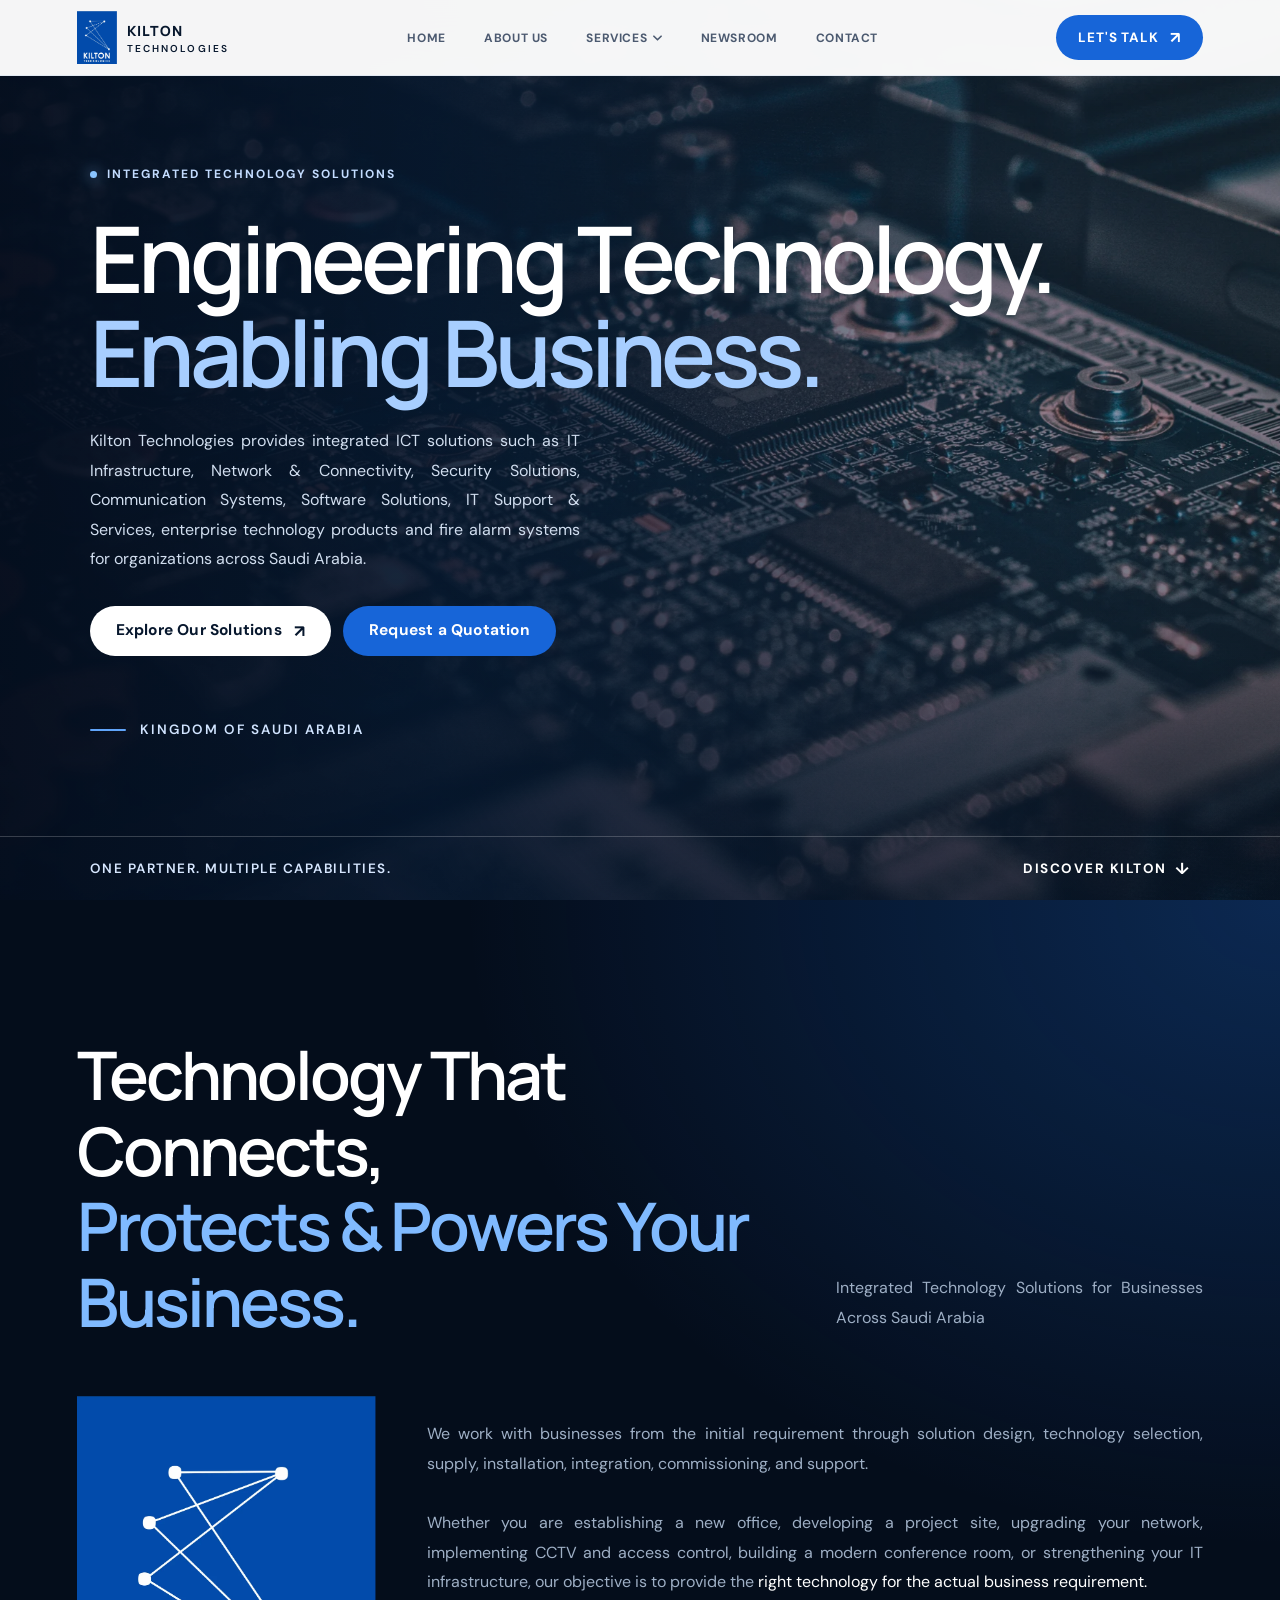
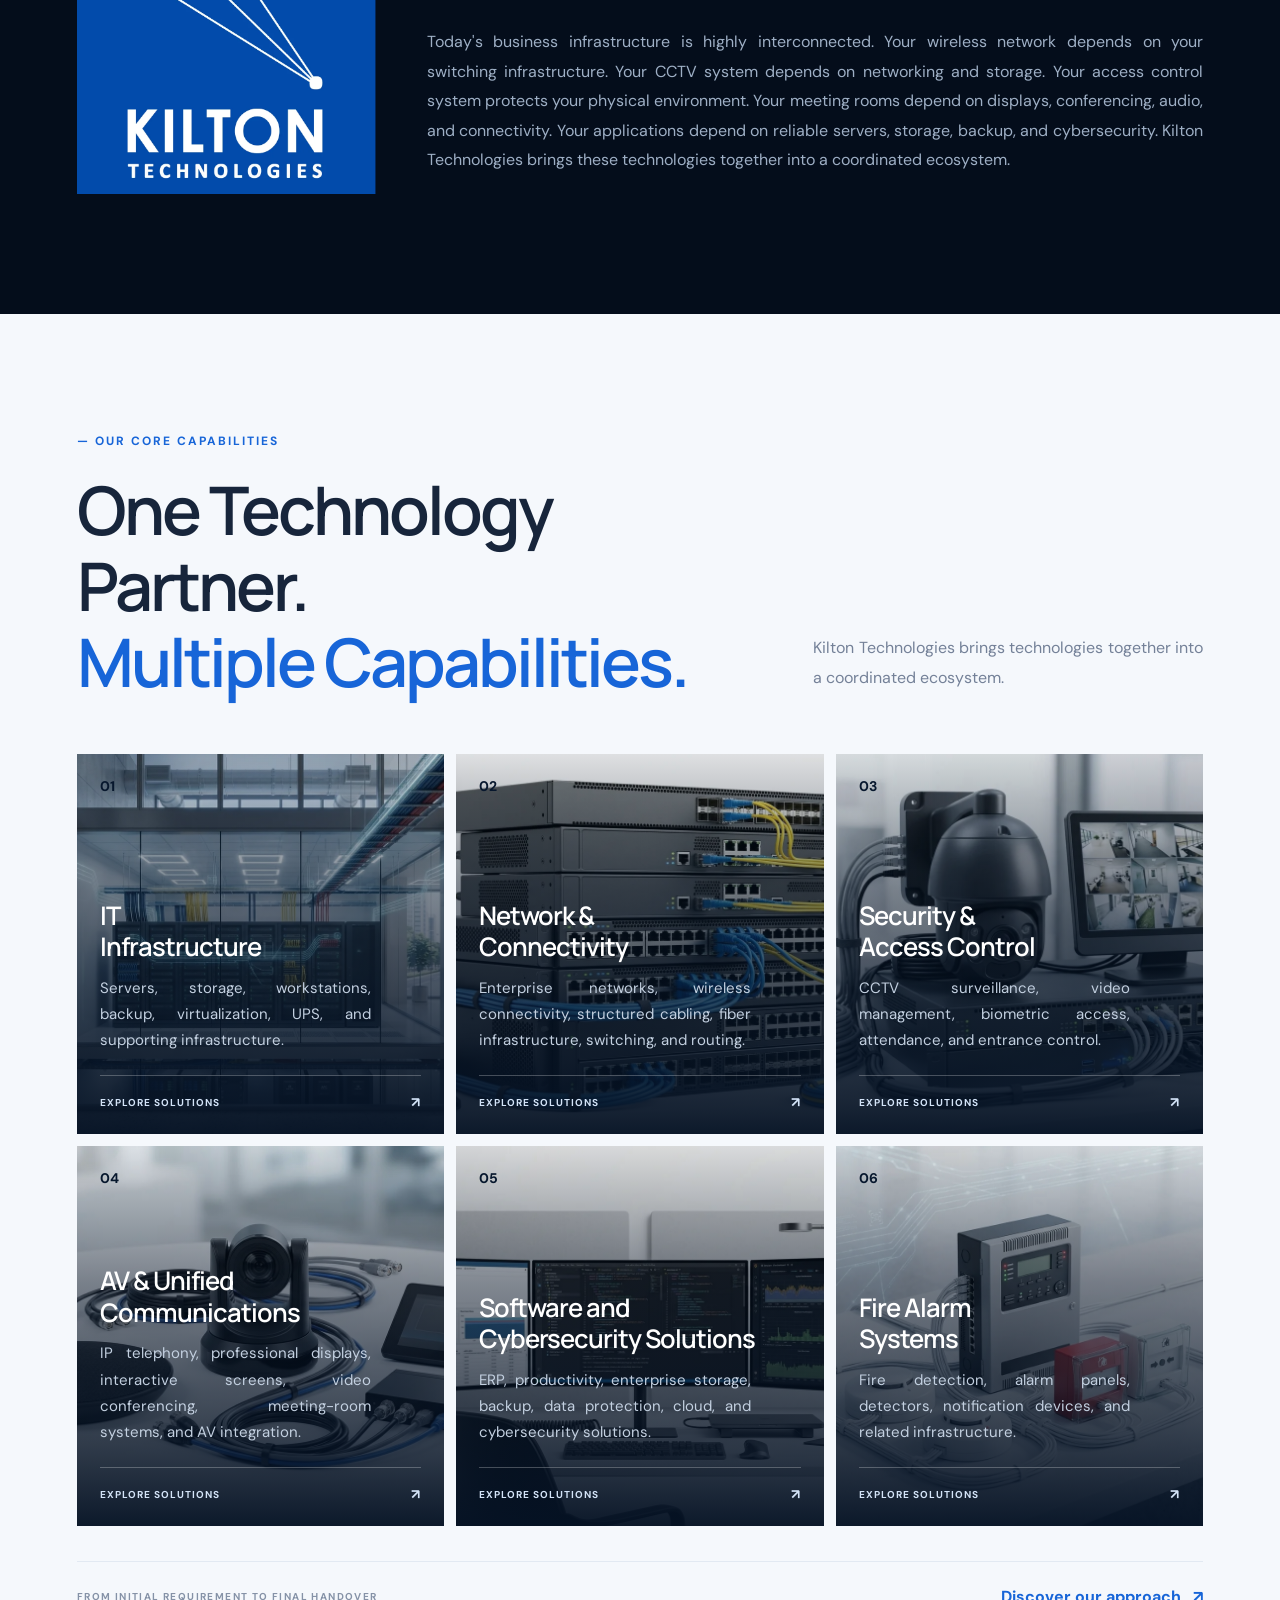
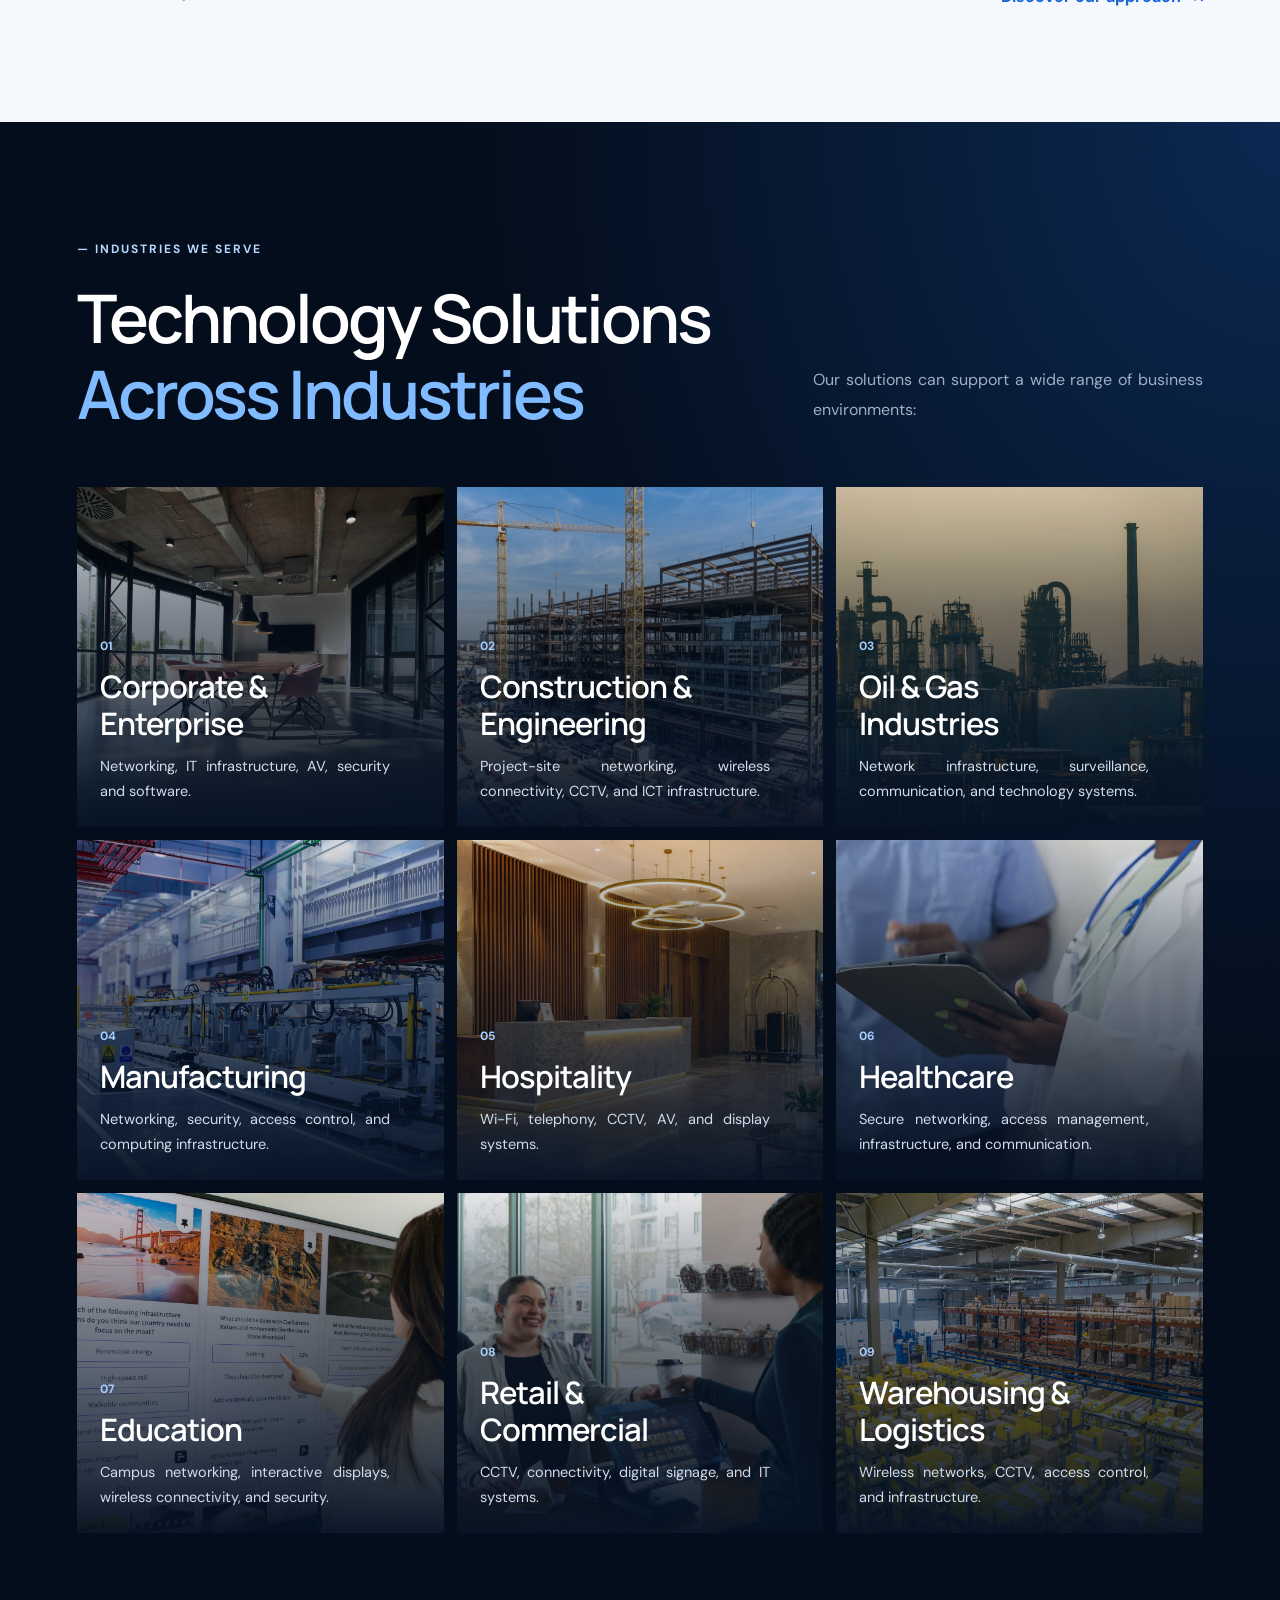
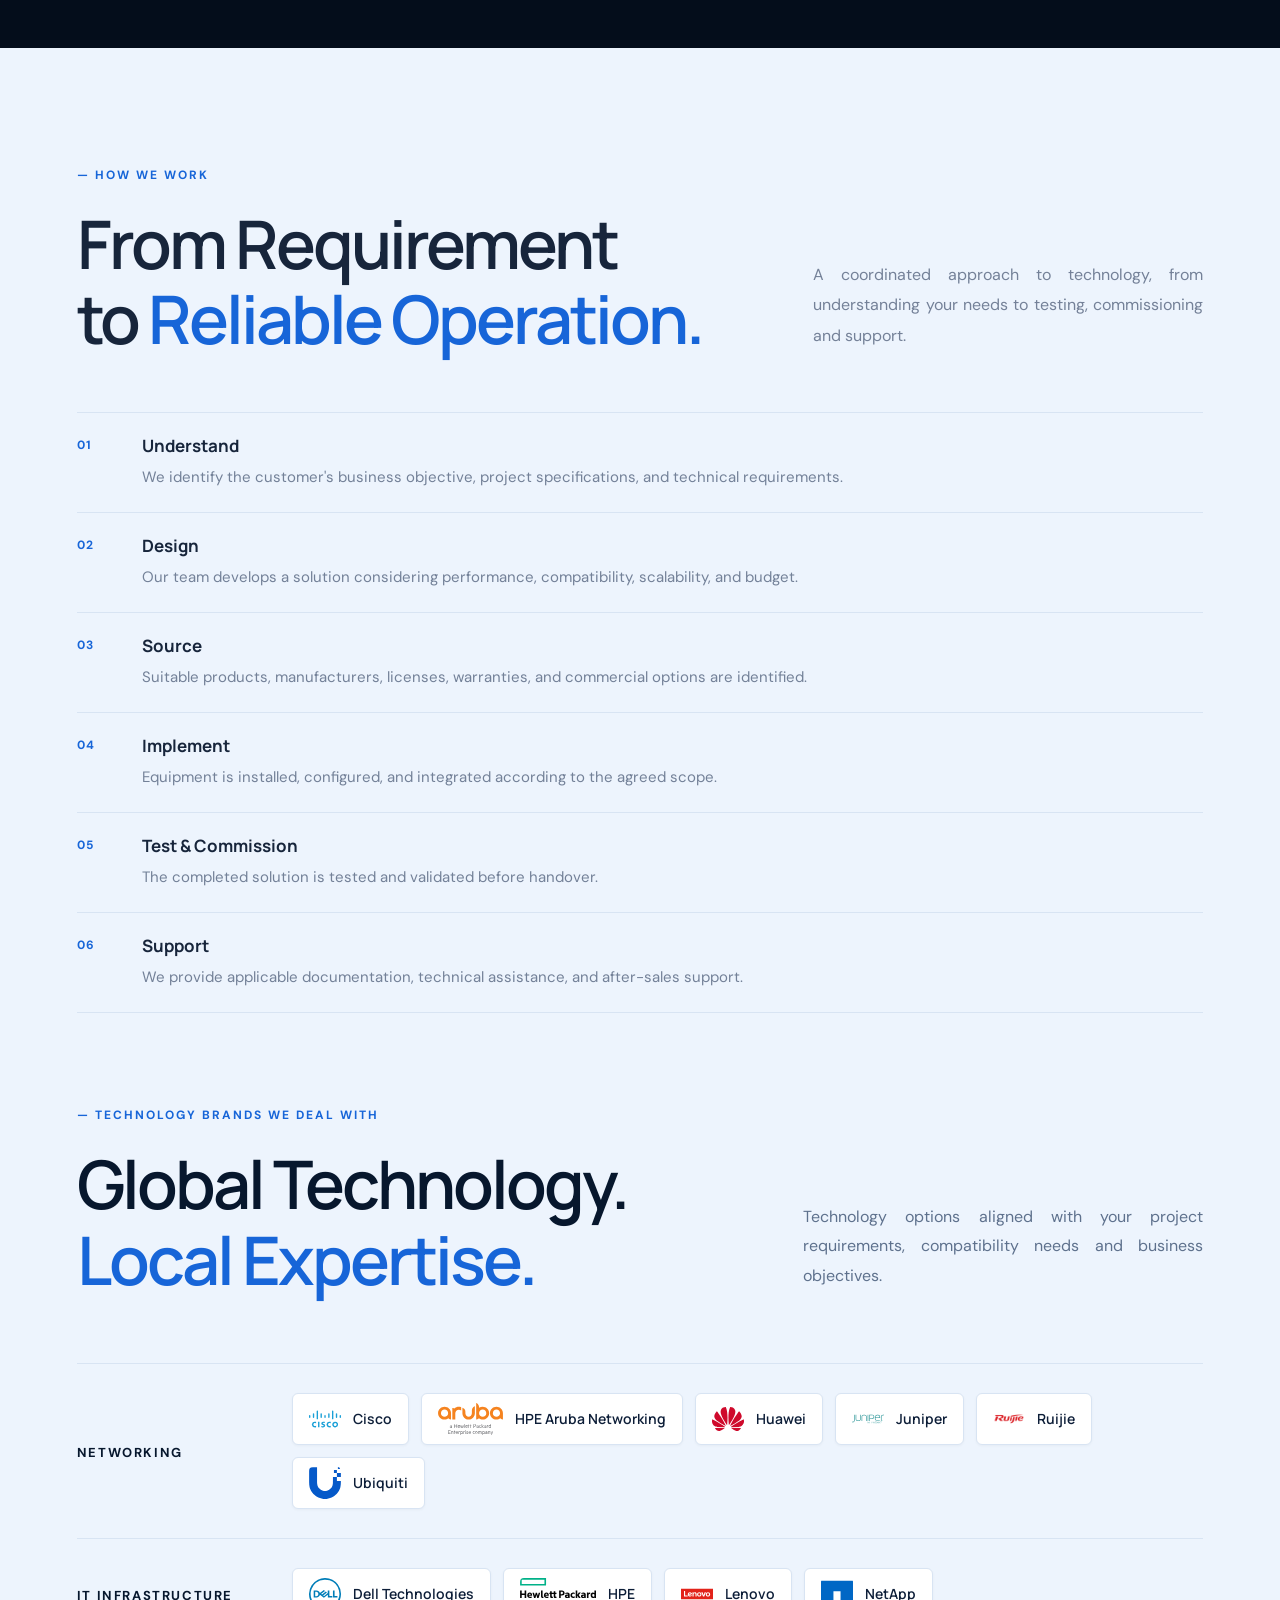
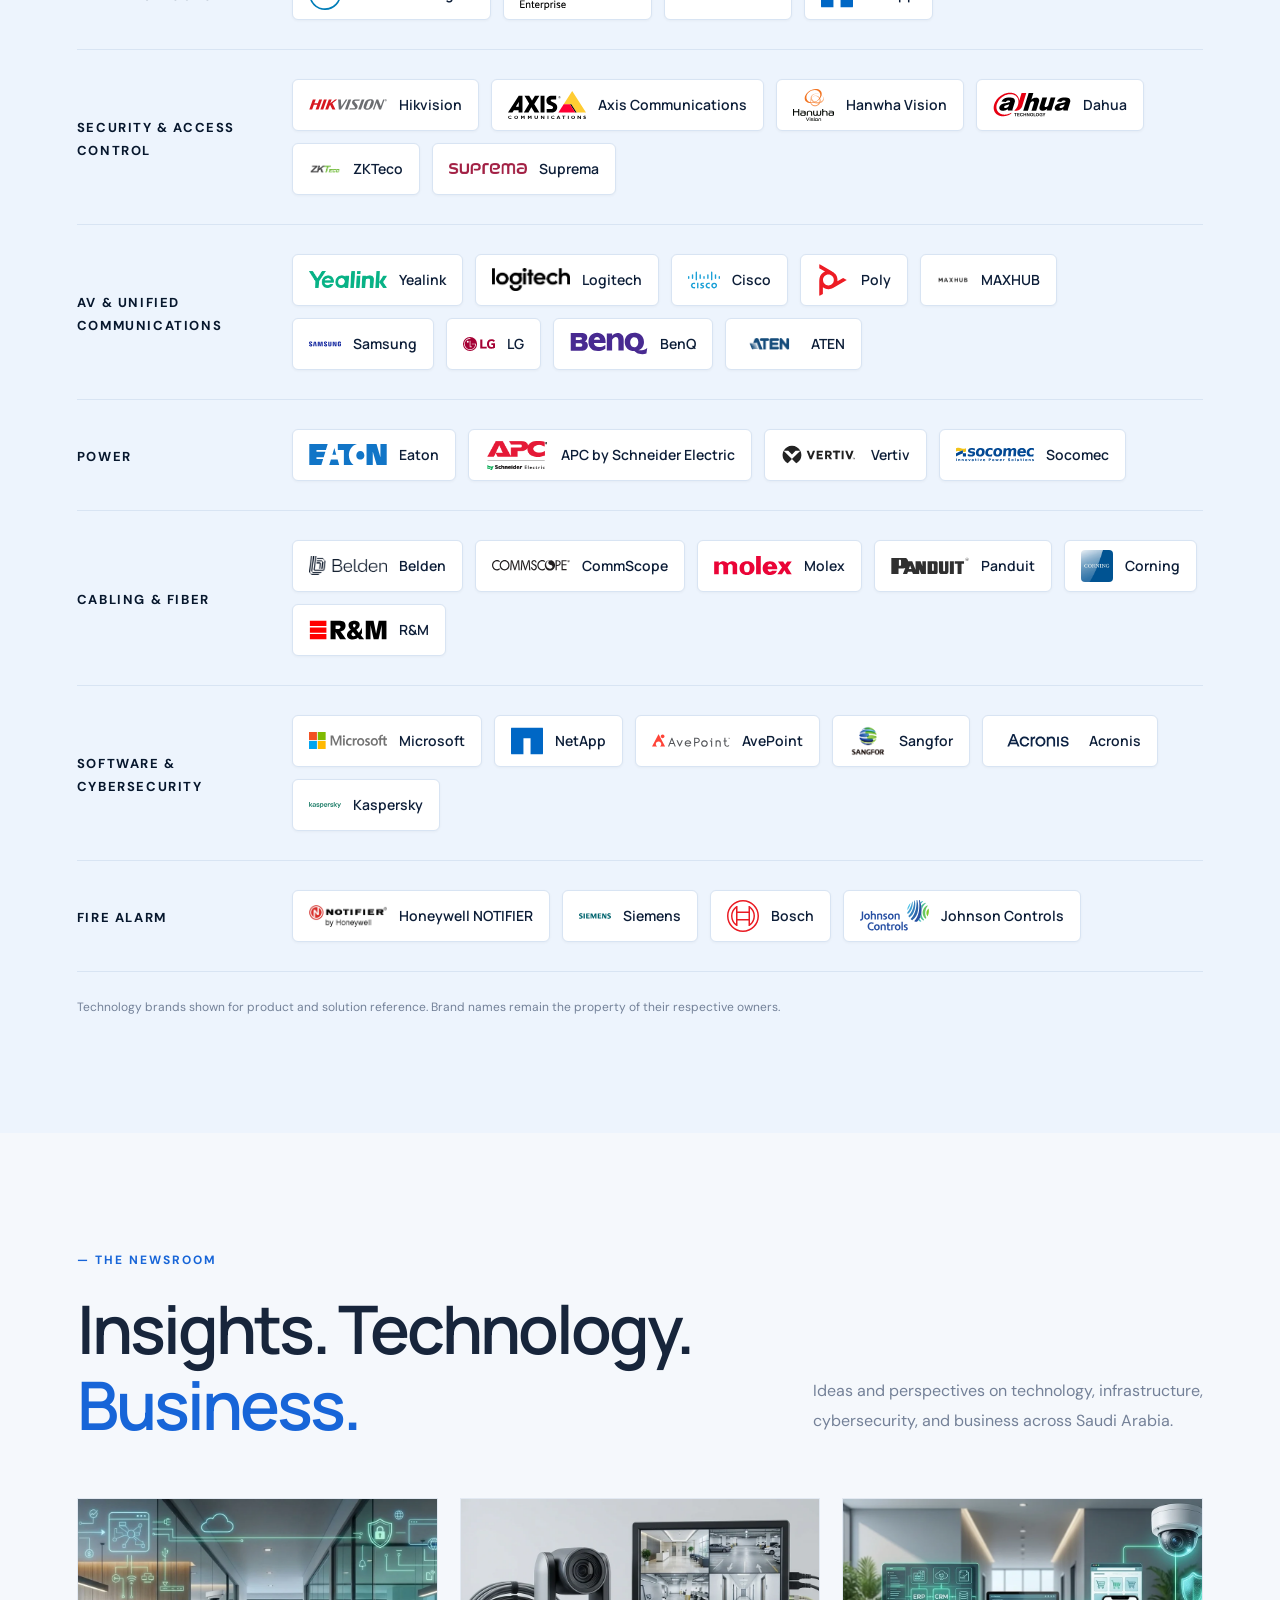
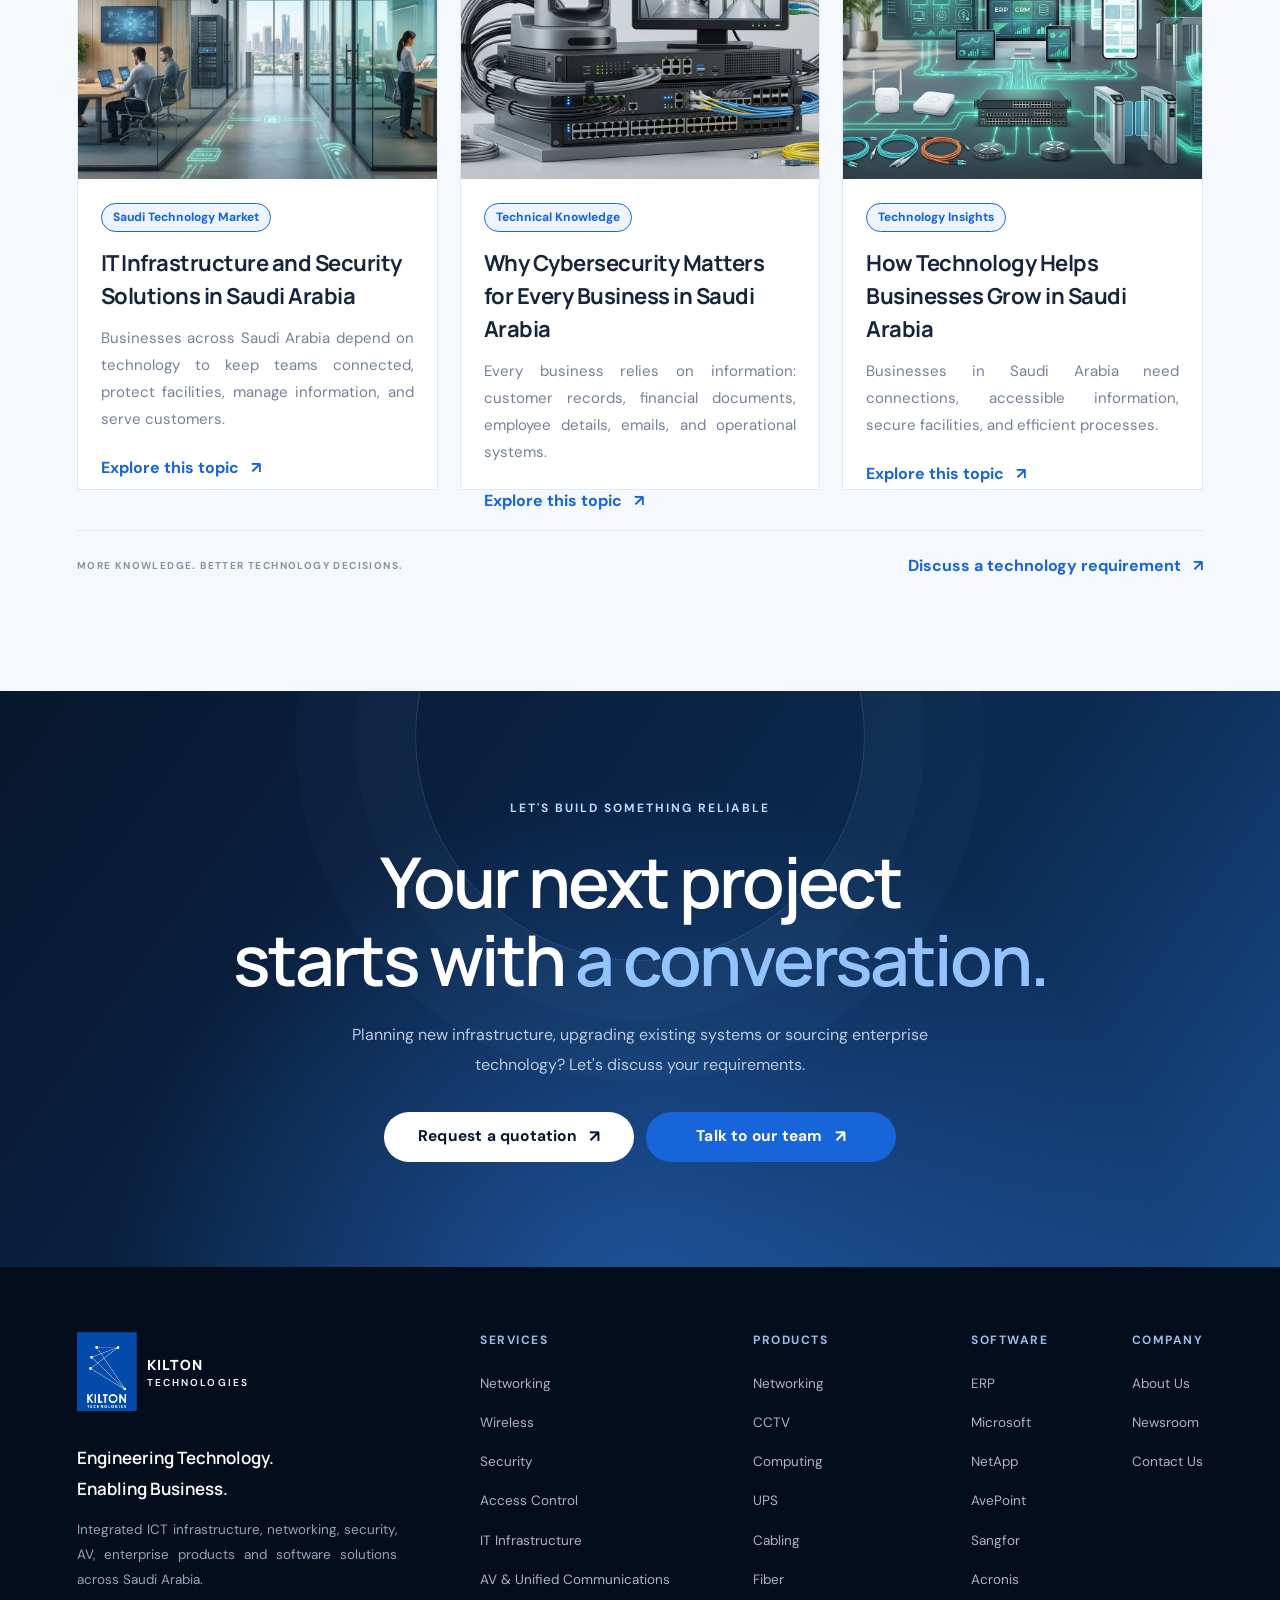
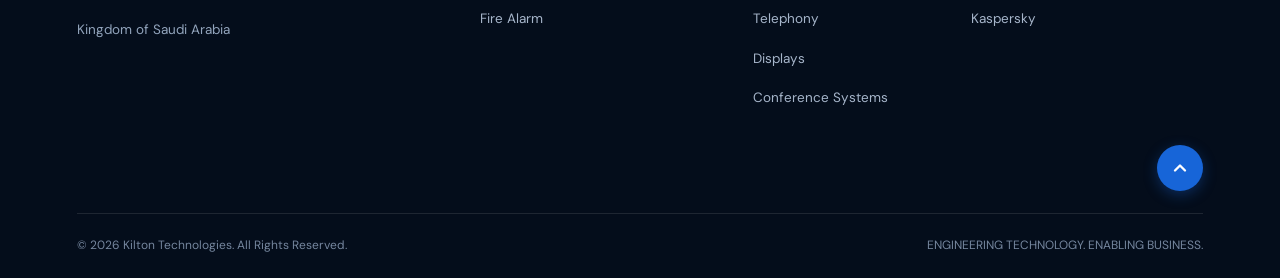
<file: index.html>
<!doctype html>
<html lang="en">
	<head>
		<meta charset="UTF-8" />
		<meta name="viewport" content="width=device-width, initial-scale=1.0" />
		<meta
			name="description"
			content="Kilton Technologies delivers integrated ICT infrastructure, networking, security, AV, enterprise products and software solutions across Saudi Arabia."
		/>
		<title>Kilton Technologies | Engineering Technology</title>
		<link rel="icon" type="image/x-icon" href="/favicon.ico" />
		<link rel="icon" type="image/png" sizes="32x32" href="/assets/favicon-32x32.png" />
		<link rel="icon" type="image/png" sizes="16x16" href="/assets/favicon-16x16.png" />
		<link rel="apple-touch-icon" sizes="180x180" href="/assets/apple-touch-icon.png" />
		<link rel="stylesheet" href="style.css" />
		<link rel="preconnect" href="https://fonts.googleapis.com" />
		<link rel="preconnect" href="https://fonts.gstatic.com" crossorigin />
		<link
			href="https://fonts.googleapis.com/css2?family=DM+Sans:wght@400;500;600;700&family=Manrope:wght@400;500;600;700;800&display=swap"
			rel="stylesheet"
		/>
	</head>
	<body>
		<header class="header">
			<a href="/" class="brand" aria-label="Kilton Technologies home">
				<img src="/assets/logo.webp" width="40" />
				<span class="brand-name">KILTON<span> TECHNOLOGIES</span></span>
			</a>

			<button
				class="menu-toggle"
				aria-label="Open navigation"
				aria-expanded="false"
				aria-controls="navigation"
			>
				<span></span><span></span>
			</button>

			<nav class="nav" id="navigation">
				<a href="/">Home</a>
				<a href="about.html">About Us</a>
				<div class="nav-item has-dropdown">
					<a href="services.html" class="nav-link dropdown-trigger" aria-haspopup="true" aria-expanded="false">
						Services
						<svg class="dropdown-icon" width="9" height="6" viewBox="0 0 10 6" fill="none" xmlns="http://www.w3.org/2000/svg">
							<path d="M1 1L5 5L9 1" stroke="currentColor" stroke-width="1.8" stroke-linecap="round" stroke-linejoin="round"/>
						</svg>
					</a>
					<div class="nav-dropdown">
						<a href="services.html" class="dropdown-item dropdown-overview">
							<span>All Services Overview</span>
							<span class="dropdown-arrow">↗</span>
						</a>
						<div class="dropdown-divider"></div>
						<a href="services.html#networking" class="dropdown-item">Networking Solutions</a>
						<a href="services.html#wireless" class="dropdown-item">Wireless Solutions</a>
						<a href="services.html#security" class="dropdown-item">Security & Surveillance</a>
						<a href="services.html#access-control" class="dropdown-item">Access Control</a>
						<a href="services.html#infrastructure" class="dropdown-item">IT Infrastructure</a>
						<a href="services.html#av-unified" class="dropdown-item">AV & Unified Communications</a>
						<a href="services.html#fire-systems" class="dropdown-item">Fire Alarm Systems</a>
						<a href="services.html#products" class="dropdown-item">Enterprise Products</a>
						<a href="services.html#software" class="dropdown-item">Software Solutions</a>
					</div>
				</div>
				<a href="newsroom.html">Newsroom</a>
				<a href="contact.html">Contact</a>
			</nav>

			<a href="contact.html" class="header-cta"
				>LET'S TALK <span>↗</span></a
			>
		</header>

		<main>
			<section class="hero" id="home">
				<div class="hero-image"></div>
				<div class="hero-shade"></div>
				<div class="hero-content">
					<span class="eyebrow hero-eyebrow">
						<span class="status-dot"></span>
						INTEGRATED TECHNOLOGY SOLUTIONS
					</span>

					<h1>Engineering Technology.</h1>
					<h1>
						<span>Enabling Business.</span>
					</h1>

					<p class="hero-description">
						Kilton Technologies provides integrated ICT solutions
						such as IT Infrastructure, Network & Connectivity,
						Security Solutions, Communication Systems, Software
						Solutions, IT Support & Services, enterprise technology
						products and fire alarm systems for organizations across
						Saudi Arabia.
					</p>

					<div class="hero-actions">
						<a href="services.html" class="button button-light">
							Explore Our Solutions <span>↗</span>
						</a>
						<a href="contact.html" class="button button-blue">
							Request a Quotation
						</a>
					</div>

					<div class="hero-location">
						<span class="location-line"></span>
						KINGDOM OF SAUDI ARABIA
					</div>
				</div>

				<div class="hero-bottom">
					<span>ONE PARTNER. MULTIPLE CAPABILITIES.</span>
					<a href="#intro">DISCOVER KILTON <span>↓</span></a>
				</div>
			</section>

			<section class="intro section-pad" id="intro">
				<div class="section-heading">
					<div>
						<h2>
							Technology That Connects, <br /><span>
								Protects & Powers Your Business.</span
							>
						</h2>
					</div>
					<p class="section-intro">
						Integrated Technology Solutions for Businesses Across
						Saudi Arabia
					</p>
				</div>
				<div class="intro-content">
					<div>
						<img src="/assets/logo.webp" />
					</div>
					<div class="intro-text">
						<p>
							We work with businesses from the initial requirement
							through solution design, technology selection,
							supply, installation, integration, commissioning,
							and support.
						</p>
						<p>
							Whether you are establishing a new office,
							developing a project site, upgrading your network,
							implementing CCTV and access control, building a
							modern conference room, or strengthening your IT
							infrastructure, our objective is to provide the
							<span
								>right technology for the actual business
								requirement.</span
							>
						</p>
						<p>
							Today's business infrastructure is highly
							interconnected. Your wireless network depends on
							your switching infrastructure. Your CCTV system
							depends on networking and storage. Your access
							control system protects your physical environment.
							Your meeting rooms depend on displays, conferencing,
							audio, and connectivity. Your applications depend on
							reliable servers, storage, backup, and
							cybersecurity. Kilton Technologies brings these
							technologies together into a coordinated ecosystem.
						</p>
					</div>
				</div>
			</section>

			<section class="capabilities section-pad" id="capabilities">
				<div class="section-heading">
					<div>
						<span class="eyebrow">— OUR CORE CAPABILITIES</span>
						<h2>
							One Technology Partner.<br /><span>
								Multiple Capabilities.</span
							>
						</h2>
					</div>
					<p class="section-intro">
						Kilton Technologies brings technologies together into a
						coordinated ecosystem.
					</p>
				</div>

				<div class="service-grid">
					<a
						class="service-card cap-infrastructure"
						href="services.html#capabilities"
					>
						<div class="cap-card-top">
							<span>01</span>
						</div>
						<div class="cap-card-content">
							<h3>IT<br />Infrastructure</h3>
							<p>
								Servers, storage, workstations, backup,
								virtualization, UPS, and supporting
								infrastructure.
							</p>
						</div>
						<span class="cap-card-bottom"
							>EXPLORE SOLUTIONS <span>↗</span></span
						>
					</a>

					<a
						class="service-card cap-network"
						href="services.html#capabilities"
					>
						<div class="cap-card-top">
							<span>02</span>
						</div>
						<div class="cap-card-content">
							<h3>Network & <br />Connectivity</h3>
							<p>
								Enterprise networks, wireless connectivity,
								structured cabling, fiber infrastructure,
								switching, and routing.
							</p>
						</div>
						<span class="cap-card-bottom"
							>EXPLORE SOLUTIONS <span>↗</span></span
						>
					</a>

					<a
						class="service-card cap-security"
						href="services.html#capabilities"
					>
						<div class="cap-card-top">
							<span>03</span>
						</div>
						<div class="cap-card-content">
							<h3>Security &<br />Access Control</h3>
							<p>
								CCTV surveillance, video management, biometric
								access, attendance, and entrance control.
							</p>
						</div>
						<span class="cap-card-bottom"
							>EXPLORE SOLUTIONS <span>↗</span></span
						>
					</a>

					<a
						class="service-card cap-av-unified"
						href="services.html#capabilities"
					>
						<div class="cap-card-top">
							<span>04</span>
						</div>
						<div class="cap-card-content">
							<h3>AV & Unified<br />Communications</h3>
							<p>
								IP telephony, professional displays, interactive
								screens, video conferencing, meeting-room
								systems, and AV integration.
							</p>
						</div>
						<span class="cap-card-bottom"
							>EXPLORE SOLUTIONS <span>↗</span></span
						>
					</a>

					<a
						class="service-card cap-software"
						href="services.html#capabilities"
					>
						<div class="cap-card-top">
							<span>05</span>
						</div>
						<div class="cap-card-content">
							<h3>Software and<br />Cybersecurity Solutions</h3>
							<p>
								ERP, productivity, enterprise storage, backup,
								data protection, cloud, and cybersecurity
								solutions.
							</p>
						</div>
						<span class="cap-card-bottom"
							>EXPLORE SOLUTIONS <span>↗</span></span
						>
					</a>

					<a
						class="service-card cap-fire"
						href="services.html#capabilities"
					>
						<div class="cap-card-top">
							<span>06</span>
						</div>
						<div class="cap-card-content">
							<h3>Fire Alarm<br />Systems</h3>
							<p>
								Fire detection, alarm panels, detectors,
								notification devices, and related
								infrastructure.
							</p>
						</div>
						<span class="cap-card-bottom"
							>EXPLORE SOLUTIONS <span>↗</span></span
						>
					</a>
				</div>

				<div class="capability-footer">
					<span>FROM INITIAL REQUIREMENT TO FINAL HANDOVER</span>
					<a href="#process" class="text-link"
						>Discover our approach <span>↗</span></a
					>
				</div>
			</section>

			<section class="industries section-pad" id="industries">
				<div class="section-heading">
					<div>
						<span class="eyebrow light-eyebrow"
							>— INDUSTRIES WE SERVE</span
						>
						<h2>
							Technology Solutions<br />
							<span>Across Industries</span>
						</h2>
					</div>
					<p class="section-intro">
						Our solutions can support a wide range of business
						environments:
					</p>
				</div>

				<div class="industries-grid">
					<div class="industry-card corporate">
						<div class="industry-content">
							<span>01</span>
							<h3>Corporate &<br />Enterprise</h3>
							<p>
								Networking, IT infrastructure, AV, security and
								software.
							</p>
						</div>
					</div>

					<div class="industry-card construction">
						<div class="industry-content">
							<span>02</span>
							<h3>Construction & <br />Engineering</h3>
							<p>
								Project-site networking, wireless connectivity,
								CCTV, and ICT infrastructure.
							</p>
						</div>
					</div>

					<div class="industry-card oil-gas">
						<div class="industry-content">
							<span>03</span>
							<h3>Oil & Gas <br />Industries</h3>
							<p>
								Network infrastructure, surveillance,
								communication, and technology systems.
							</p>
						</div>
					</div>

					<div class="industry-card manufacturing">
						<div class="industry-content">
							<span>04</span>
							<h3>Manufacturing<br /></h3>
							<p>
								Networking, security, access control, and
								computing infrastructure.
							</p>
						</div>
					</div>

					<div class="industry-card hospitality">
						<div class="industry-content">
							<span>05</span>
							<h3>Hospitality<br /></h3>
							<p>
								Wi-Fi, telephony, CCTV, AV, and display systems.
							</p>
						</div>
					</div>

					<div class="industry-card healthcare">
						<div class="industry-content">
							<span>06</span>
							<h3>Healthcare<br /></h3>
							<p>
								Secure networking, access management,
								infrastructure, and communication.
							</p>
						</div>
					</div>

					<div class="industry-card education">
						<div class="industry-content">
							<span>07</span>
							<h3>Education<br /></h3>
							<p>
								Campus networking, interactive displays,
								wireless connectivity, and security.
							</p>
						</div>
					</div>

					<div class="industry-card retail">
						<div class="industry-content">
							<span>08</span>
							<h3>Retail &<br />Commercial</h3>
							<p>
								CCTV, connectivity, digital signage, and IT
								systems.
							</p>
						</div>
					</div>

					<div class="industry-card warehousing">
						<div class="industry-content">
							<span>09</span>
							<h3>Warehousing &<br />Logistics</h3>
							<p>
								Wireless networks, CCTV, access control, and
								infrastructure.
							</p>
						</div>
					</div>
				</div>
			</section>

			<section class="process section-pad" id="process">
				<div class="section-heading">
					<div>
						<span class="eyebrow">— HOW WE WORK</span>
						<h2>
							From Requirement<br />to
							<span>Reliable Operation.</span>
						</h2>
					</div>
					<p class="section-intro">
						A coordinated approach to technology, from understanding
						your needs to testing, commissioning and support.
					</p>
				</div>

				<div class="process-layout">
					<div class="process-list">
						<article class="process-step">
							<span class="step-number">01</span>
							<div>
								<h3>Understand</h3>
								<p>
									We identify the customer's business
									objective, project specifications, and
									technical requirements.
								</p>
							</div>
						</article>
						<article class="process-step">
							<span class="step-number">02</span>
							<div>
								<h3>Design</h3>
								<p>
									Our team develops a solution considering
									performance, compatibility, scalability, and
									budget.
								</p>
							</div>
						</article>
						<article class="process-step">
							<span class="step-number">03</span>
							<div>
								<h3>Source</h3>
								<p>
									Suitable products, manufacturers, licenses,
									warranties, and commercial options are
									identified.
								</p>
							</div>
						</article>
						<article class="process-step">
							<span class="step-number">04</span>
							<div>
								<h3>Implement</h3>
								<p>
									Equipment is installed, configured, and
									integrated according to the agreed scope.
								</p>
							</div>
						</article>
						<article class="process-step">
							<span class="step-number">05</span>
							<div>
								<h3>Test & Commission</h3>
								<p>
									The completed solution is tested and
									validated before handover.
								</p>
							</div>
						</article>
						<article class="process-step">
							<span class="step-number">06</span>
							<div>
								<h3>Support</h3>
								<p>
									We provide applicable documentation,
									technical assistance, and after-sales
									support.
								</p>
							</div>
						</article>
					</div>
				</div>
			</section>

			<section class="brands brands-light section-pad" id="brands">
				<div class="brands-heading">
					<div>
						<span class="eyebrow"
							>— TECHNOLOGY BRANDS WE DEAL WITH</span
						>
						<h2>
							Global Technology.<br /><span
								>Local Expertise.</span
							>
						</h2>
					</div>
					<p>
						Technology options aligned with your project
						requirements, compatibility needs and business
						objectives.
					</p>
				</div>

				<div class="brand-categories">
					<div class="brand-row">
						<span class="brand-category">NETWORKING</span>
						<div class="brand-names">
							<span class="brand-item"><img src="./assets/brands/cisco.svg" alt="Cisco" loading="lazy" /> Cisco</span>
							<span class="brand-item"><img src="./assets/brands/aruba.svg" alt="HPE Aruba" loading="lazy" /> HPE Aruba Networking</span>
							<span class="brand-item"><img src="./assets/brands/huawei.svg" alt="Huawei" loading="lazy" /> Huawei</span>
							<span class="brand-item"><img src="./assets/brands/juniper.svg" alt="Juniper" loading="lazy" /> Juniper</span>
							<span class="brand-item"><img src="./assets/brands/ruijie.png" alt="Ruijie" loading="lazy" /> Ruijie</span>
							<span class="brand-item"><img src="./assets/brands/ubiquiti.svg" alt="Ubiquiti" loading="lazy" /> Ubiquiti</span>
						</div>
					</div>
					<div class="brand-row">
						<span class="brand-category">IT INFRASTRUCTURE</span>
						<div class="brand-names">
							<span class="brand-item"><img src="./assets/brands/dell.svg" alt="Dell Technologies" loading="lazy" /> Dell Technologies</span>
							<span class="brand-item"><img src="./assets/brands/hpe.svg" alt="HPE" loading="lazy" /> HPE</span>
							<span class="brand-item"><img src="./assets/brands/lenovo.svg" alt="Lenovo" loading="lazy" /> Lenovo</span>
							<span class="brand-item"><img src="./assets/brands/netapp.svg" alt="NetApp" loading="lazy" /> NetApp</span>
						</div>
					</div>
					<div class="brand-row">
						<span class="brand-category"
							>SECURITY & ACCESS CONTROL</span
						>
						<div class="brand-names">
							<span class="brand-item"><img src="./assets/brands/hikvision.svg" alt="Hikvision" loading="lazy" /> Hikvision</span>
							<span class="brand-item"><img src="./assets/brands/axis.svg" alt="Axis Communications" loading="lazy" /> Axis Communications</span>
							<span class="brand-item"><img src="./assets/brands/hanwha.svg" alt="Hanwha Vision" loading="lazy" /> Hanwha Vision</span>
							<span class="brand-item"><img src="./assets/brands/dahua.svg" alt="Dahua" loading="lazy" /> Dahua</span>
							<span class="brand-item"><img src="./assets/brands/zkteco.png" alt="ZKTeco" loading="lazy" /> ZKTeco</span>
							<span class="brand-item"><img src="./assets/brands/suprema.png" alt="Suprema" loading="lazy" /> Suprema</span>
						</div>
					</div>
					<div class="brand-row">
						<span class="brand-category"
							>AV & UNIFIED COMMUNICATIONS</span
						>
						<div class="brand-names">
							<span class="brand-item"><img src="./assets/brands/yealink.png" alt="Yealink" loading="lazy" /> Yealink</span>
							<span class="brand-item"><img src="./assets/brands/logitech.webp" alt="Logitech" loading="lazy" /> Logitech</span>
							<span class="brand-item"><img src="./assets/brands/cisco.svg" alt="Cisco" loading="lazy" /> Cisco</span>
							<span class="brand-item"><img src="./assets/brands/poly.svg" alt="Poly" loading="lazy" /> Poly</span>
							<span class="brand-item"><img src="./assets/brands/maxhub.png" alt="MAXHUB" loading="lazy" /> MAXHUB</span>
							<span class="brand-item"><img src="./assets/brands/samsung.svg" alt="Samsung" loading="lazy" /> Samsung</span>
							<span class="brand-item"><img src="./assets/brands/lg.svg" alt="LG" loading="lazy" /> LG</span>
							<span class="brand-item"><img src="./assets/brands/benq.svg" alt="BenQ" loading="lazy" /> BenQ</span>
							<span class="brand-item"><img src="./assets/brands/aten.png" alt="ATEN" loading="lazy" /> ATEN</span>
						</div>
					</div>
					<div class="brand-row">
						<span class="brand-category">POWER</span>
						<div class="brand-names">
							<span class="brand-item"><img src="./assets/brands/eaton.svg" alt="Eaton" loading="lazy" /> Eaton</span>
							<span class="brand-item"><img src="./assets/brands/apc.png" alt="APC by Schneider Electric" loading="lazy" /> APC by Schneider Electric</span>
							<span class="brand-item"><img src="./assets/brands/vertiv.svg" alt="Vertiv" loading="lazy" /> Vertiv</span>
							<span class="brand-item"><img src="./assets/brands/socomec.svg" alt="Socomec" loading="lazy" /> Socomec</span>
						</div>
					</div>
					<div class="brand-row">
						<span class="brand-category">CABLING & FIBER</span>
						<div class="brand-names">
							<span class="brand-item"><img src="./assets/brands/belden.webp" alt="Belden" loading="lazy" /> Belden</span>
							<span class="brand-item"><img src="./assets/brands/commscope.svg" alt="CommScope" loading="lazy" /> CommScope</span>
							<span class="brand-item"><img src="./assets/brands/molex.svg" alt="Molex" loading="lazy" /> Molex</span>
							<span class="brand-item"><img src="./assets/brands/panduit.svg" alt="Panduit" loading="lazy" /> Panduit</span>
							<span class="brand-item"><img src="./assets/brands/corning.webp" alt="Corning" loading="lazy" /> Corning</span>
							<span class="brand-item"><img src="./assets/brands/rm.svg" alt="R&M" loading="lazy" /> R&M</span>
						</div>
					</div>
					<div class="brand-row">
						<span class="brand-category"
							>SOFTWARE & CYBERSECURITY</span
						>
						<div class="brand-names">
							<span class="brand-item"><img src="./assets/brands/microsoft.svg" alt="Microsoft" loading="lazy" /> Microsoft</span>
							<span class="brand-item"><img src="./assets/brands/netapp.svg" alt="NetApp" loading="lazy" /> NetApp</span>
							<span class="brand-item"><img src="./assets/brands/avepoint.svg" alt="AvePoint" loading="lazy" /> AvePoint</span>
							<span class="brand-item"><img src="./assets/brands/sangfor.png" alt="Sangfor" loading="lazy" /> Sangfor</span>
							<span class="brand-item"><img src="./assets/brands/acronis.svg" alt="Acronis" loading="lazy" /> Acronis</span>
							<span class="brand-item"><img src="./assets/brands/kaspersky.svg" alt="Kaspersky" loading="lazy" /> Kaspersky</span>
						</div>
					</div>
					<div class="brand-row">
						<span class="brand-category">FIRE ALARM</span>
						<div class="brand-names">
							<span class="brand-item"><img src="./assets/brands/notifier.png" alt="Honeywell NOTIFIER" loading="lazy" /> Honeywell NOTIFIER</span>
							<span class="brand-item"><img src="./assets/brands/siemens.svg" alt="Siemens" loading="lazy" /> Siemens</span>
							<span class="brand-item"><img src="./assets/brands/bosch.svg" alt="Bosch" loading="lazy" /> Bosch</span>
							<span class="brand-item"><img src="./assets/brands/johnsoncontrols.svg" alt="Johnson Controls" loading="lazy" /> Johnson Controls</span>
						</div>
					</div>
				</div>

				<p class="brands-note">
					Technology brands shown for product and solution reference.
					Brand names remain the property of their respective owners.
				</p>
			</section>

			<section class="newsroom section-pad" id="newsroom">
				<div class="section-heading">
					<div>
						<span class="eyebrow">— THE NEWSROOM</span>
						<h2>
							Insights. Technology.<br /><span>Business.</span>
						</h2>
					</div>
					<p class="section-intro">
						Ideas and perspectives on technology, infrastructure, cybersecurity, and business across Saudi Arabia.
					</p>
				</div>

				<div class="news-grid">
					<article class="news-card news-featured">
						<div class="news-art">
							<img
								src="./assets/article1.webp"
								alt="IT Infrastructure and Security Solutions in
								Saudi Arabia"
							/>
						</div>
						<div class="news-copy">
							<span class="kt-news-category"
								>Saudi Technology Market</span
							>
							<h3>
								IT Infrastructure and Security Solutions in
								Saudi Arabia
							</h3>
							<p>
								Businesses across Saudi Arabia depend on
								technology to keep teams connected, protect
								facilities, manage information, and serve
								customers.
							</p>
							<a href="newsroom.html#article-1" class="text-link"
								>Explore this topic <span>↗</span></a
							>
						</div>
					</article>

					<article class="news-card">
						<div class="news-art">
							<img
								src="./assets/article2.webp"
								alt="Why Cybersecurity Matters for Every Business in Saudi Arabia"
							/>
						</div>
						<div class="news-copy">
							<span class="kt-news-category"
								>Technical Knowledge</span
							>
							<h3>
								Why Cybersecurity Matters for Every Business in
								Saudi Arabia
							</h3>
							<p>
								Every business relies on information: customer
								records, financial documents, employee details,
								emails, and operational systems.
							</p>
							<a href="newsroom.html#article-2" class="text-link"
								>Explore this topic <span>↗</span></a
							>
						</div>
					</article>

					<article class="news-card">
						<div class="news-art">
							<img src="./assets/article3.webp" alt="" />
						</div>
						<div class="news-copy">
							<span class="kt-news-category"
								>Technology Insights
							</span>
							<h3>
								How Technology Helps Businesses Grow in Saudi
								Arabia
							</h3>
							<p>
								Businesses in Saudi Arabia need connections,
								accessible information, secure facilities, and
								efficient processes.
							</p>
							<a href="newsroom.html#article-3" class="text-link"
								>Explore this topic <span>↗</span></a
							>
						</div>
					</article>
				</div>

				<div class="news-bottom">
					<span>MORE KNOWLEDGE. BETTER TECHNOLOGY DECISIONS.</span>
					<a href="contact.html" class="text-link"
						>Discuss a technology requirement <span>↗</span></a
					>
				</div>
			</section>

			<section class="contact-cta" id="contact">
				<div class="cta-glow"></div>
				<span class="eyebrow light-eyebrow"
					>LET'S BUILD SOMETHING RELIABLE</span
				>
				<h2>
					Your next project<br />starts with
					<span>a conversation.</span>
				</h2>
				<p>
					Planning new infrastructure, upgrading existing systems or
					sourcing enterprise technology? Let's discuss your
					requirements.
				</p>
				<div class="hero-actions">
					<a
						href="mailto:sales@kiltontech.com"
						class="button button-light"
						>Request a quotation <span>↗</span></a
					>
					<a
						href="https://wa.me/966556581721"
						class="button button-blue"
						target="_blank"
						rel="noopener noreferrer"
						>Talk to our team <span>↗</span></a
					>
				</div>
			</section>
		</main>

		<footer class="footer">
			<div class="footer-main">
				<div class="footer-brand">
					<a href="/" class="brand footer-logo">
						<img src="/assets/logo.webp" width="60" />

						<span class="brand-name"
							>KILTON<span> TECHNOLOGIES</span></span
						>
					</a>
					<p class="footer-tagline">
						Engineering Technology.<br />Enabling Business.
					</p>
					<p class="footer-description">
						Integrated ICT infrastructure, networking, security, AV,
						enterprise products and software solutions across Saudi
						Arabia.
						<br /><br />
						Kingdom of Saudi Arabia
					</p>
				</div>

				<div class="footer-column">
					<h4>SERVICES</h4>
					<a href="services.html#networking">Networking</a>
					<a href="services.html#wireless">Wireless</a>
					<a href="services.html#security">Security</a>
					<a href="services.html#access-control">Access Control</a>
					<a href="services.html#infrastructure">IT Infrastructure</a>
					<a href="services.html#av-unified"
						>AV & Unified Communications</a
					>
					<a href="services.html#fire-systems">Fire Alarm</a>
				</div>

				<div class="footer-column">
					<h4>PRODUCTS</h4>
					<a href="services.html#products">Networking</a>
					<a href="services.html#products">CCTV</a>
					<a href="services.html#products">Computing</a>
					<a href="services.html#products">UPS</a>
					<a href="services.html#products">Cabling</a>
					<a href="services.html#products">Fiber</a>
					<a href="services.html#products">Telephony</a>
					<a href="services.html#products">Displays</a>
					<a href="services.html#products">Conference Systems</a>
				</div>

				<div class="footer-column">
					<h4>SOFTWARE</h4>
					<a href="services.html#software">ERP</a>
					<a href="services.html#software">Microsoft</a>
					<a href="services.html#software">NetApp</a>
					<a href="services.html#software">AvePoint</a>
					<a href="services.html#software">Sangfor</a>
					<a href="services.html#software">Acronis</a>
					<a href="services.html#software">Kaspersky</a>
				</div>

				<div class="footer-column">
					<h4>COMPANY</h4>
					<a href="about.html">About Us</a>
					<a href="newsroom.html">Newsroom</a>
					<a href="contact.html">Contact Us</a>
				</div>
			</div>

			<div class="footer-action">
				<button
					type="button"
					class="back-to-top"
					id="backToTop"
					aria-label="Back to top"
					title="Back to top"
					onclick="window.scrollTo({ top: 0, behavior: 'smooth' });"
				>
					<svg
						width="20"
						height="20"
						viewBox="0 0 24 24"
						fill="none"
						stroke="currentColor"
						stroke-width="2.8"
						stroke-linecap="round"
						stroke-linejoin="round"
						aria-hidden="true"
					>
						<polyline points="18 15 12 9 6 15"></polyline>
					</svg>
				</button>
			</div>

			<div class="footer-bottom">
				<span>© 2026 Kilton Technologies. All Rights Reserved.</span>
				<span>ENGINEERING TECHNOLOGY. ENABLING BUSINESS.</span>
			</div>
		</footer>

		<script>
			const backToTopBtn = document.getElementById("backToTop");
			if (backToTopBtn) {
				backToTopBtn.addEventListener("click", () => {
					window.scrollTo({ top: 0, behavior: "smooth" });
				});
			}

			const menuToggle = document.querySelector(".menu-toggle");
			const navigation = document.querySelector(".nav");
			const dropdownTrigger = document.querySelector(".dropdown-trigger");
			const hasDropdown = document.querySelector(".has-dropdown");

			menuToggle.addEventListener("click", () => {
				const isOpen =
					menuToggle.getAttribute("aria-expanded") === "true";
				menuToggle.setAttribute("aria-expanded", String(!isOpen));
				navigation.classList.toggle("nav-open", !isOpen);
			});

			const isMobile = () =>
				window.innerWidth <= 700 ||
				(menuToggle && window.getComputedStyle(menuToggle).display !== "none");

			if (dropdownTrigger && hasDropdown) {
				dropdownTrigger.addEventListener("click", (e) => {
					if (isMobile()) {
						e.preventDefault();
						const isOpen = hasDropdown.classList.toggle("dropdown-open");
						dropdownTrigger.setAttribute("aria-expanded", String(isOpen));
					}
				});
			}

			navigation.querySelectorAll("a").forEach((link) => {
				link.addEventListener("click", () => {
					if (link.classList.contains("dropdown-trigger") && isMobile()) {
						return;
					}
					navigation.classList.remove("nav-open");
					menuToggle.setAttribute("aria-expanded", "false");
					if (hasDropdown) {
						hasDropdown.classList.remove("dropdown-open");
					}
				});
			});
		</script>
	</body>
</html>
</file>
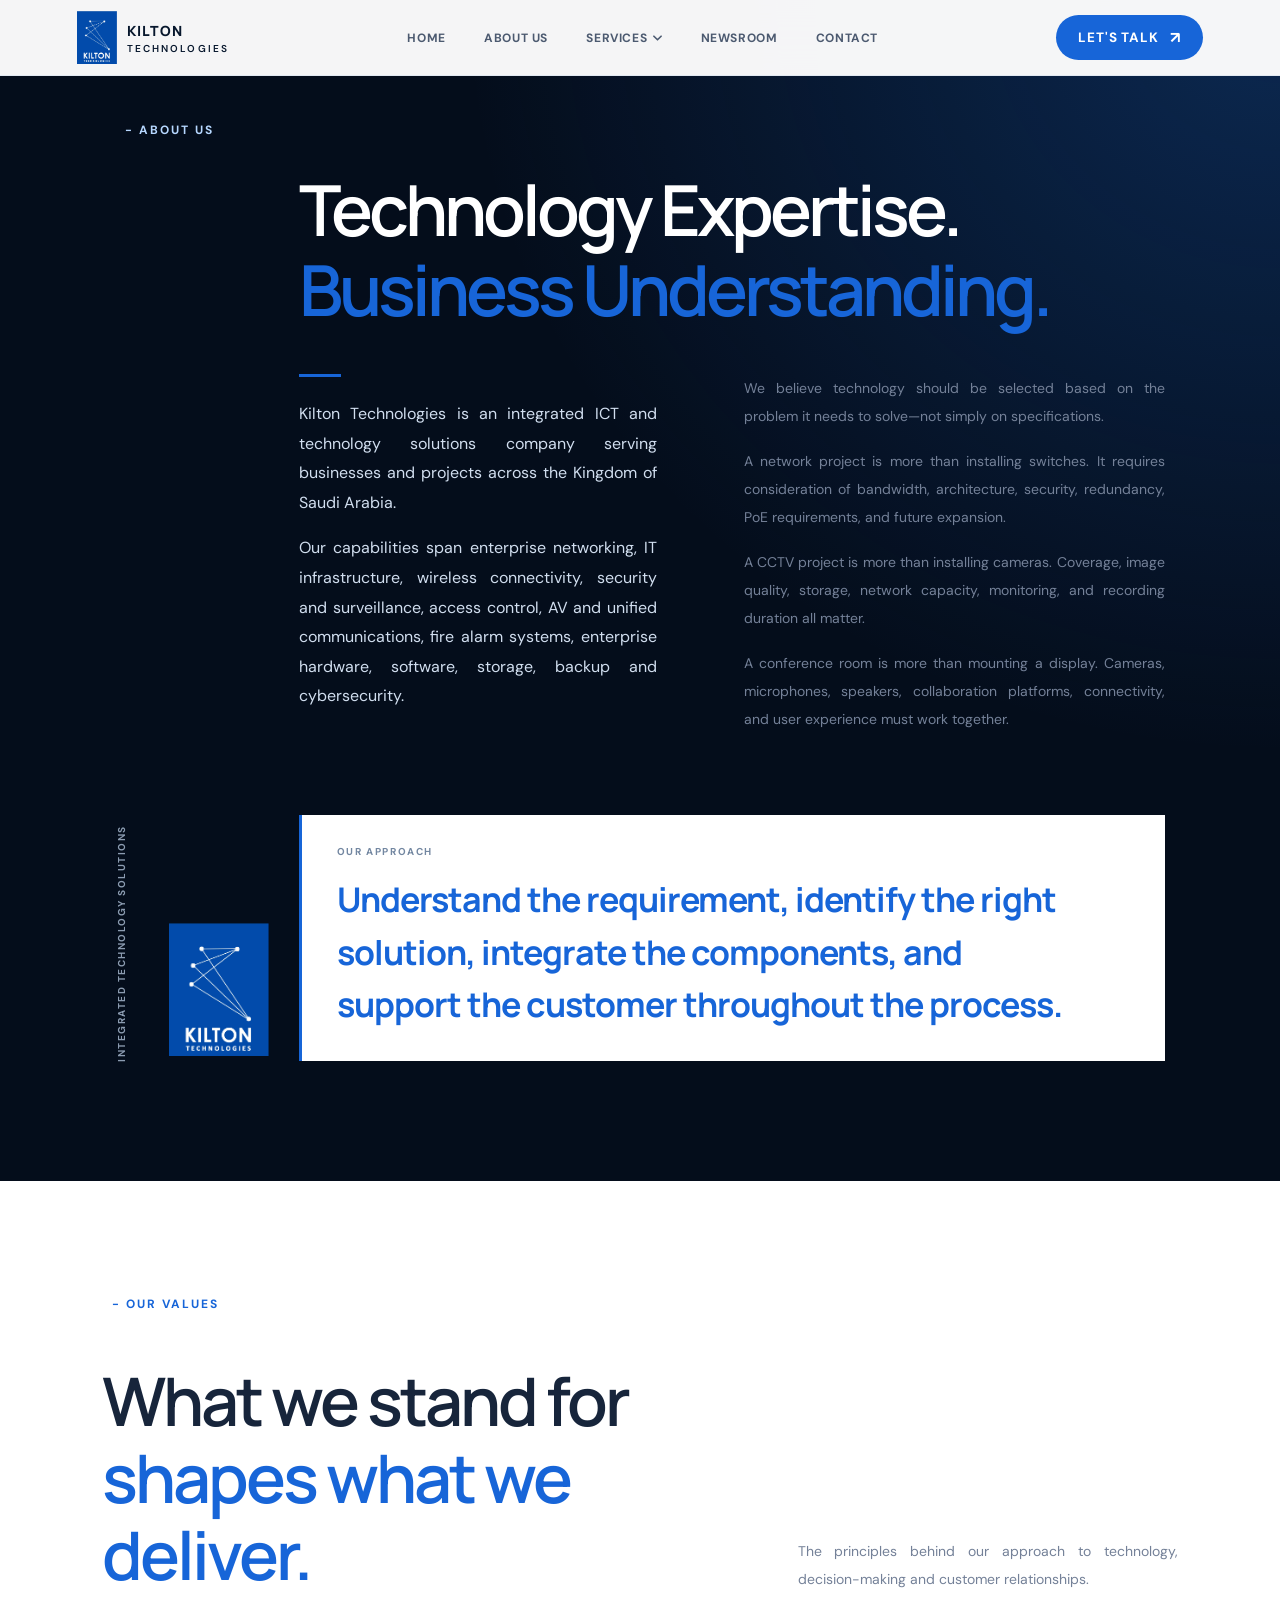
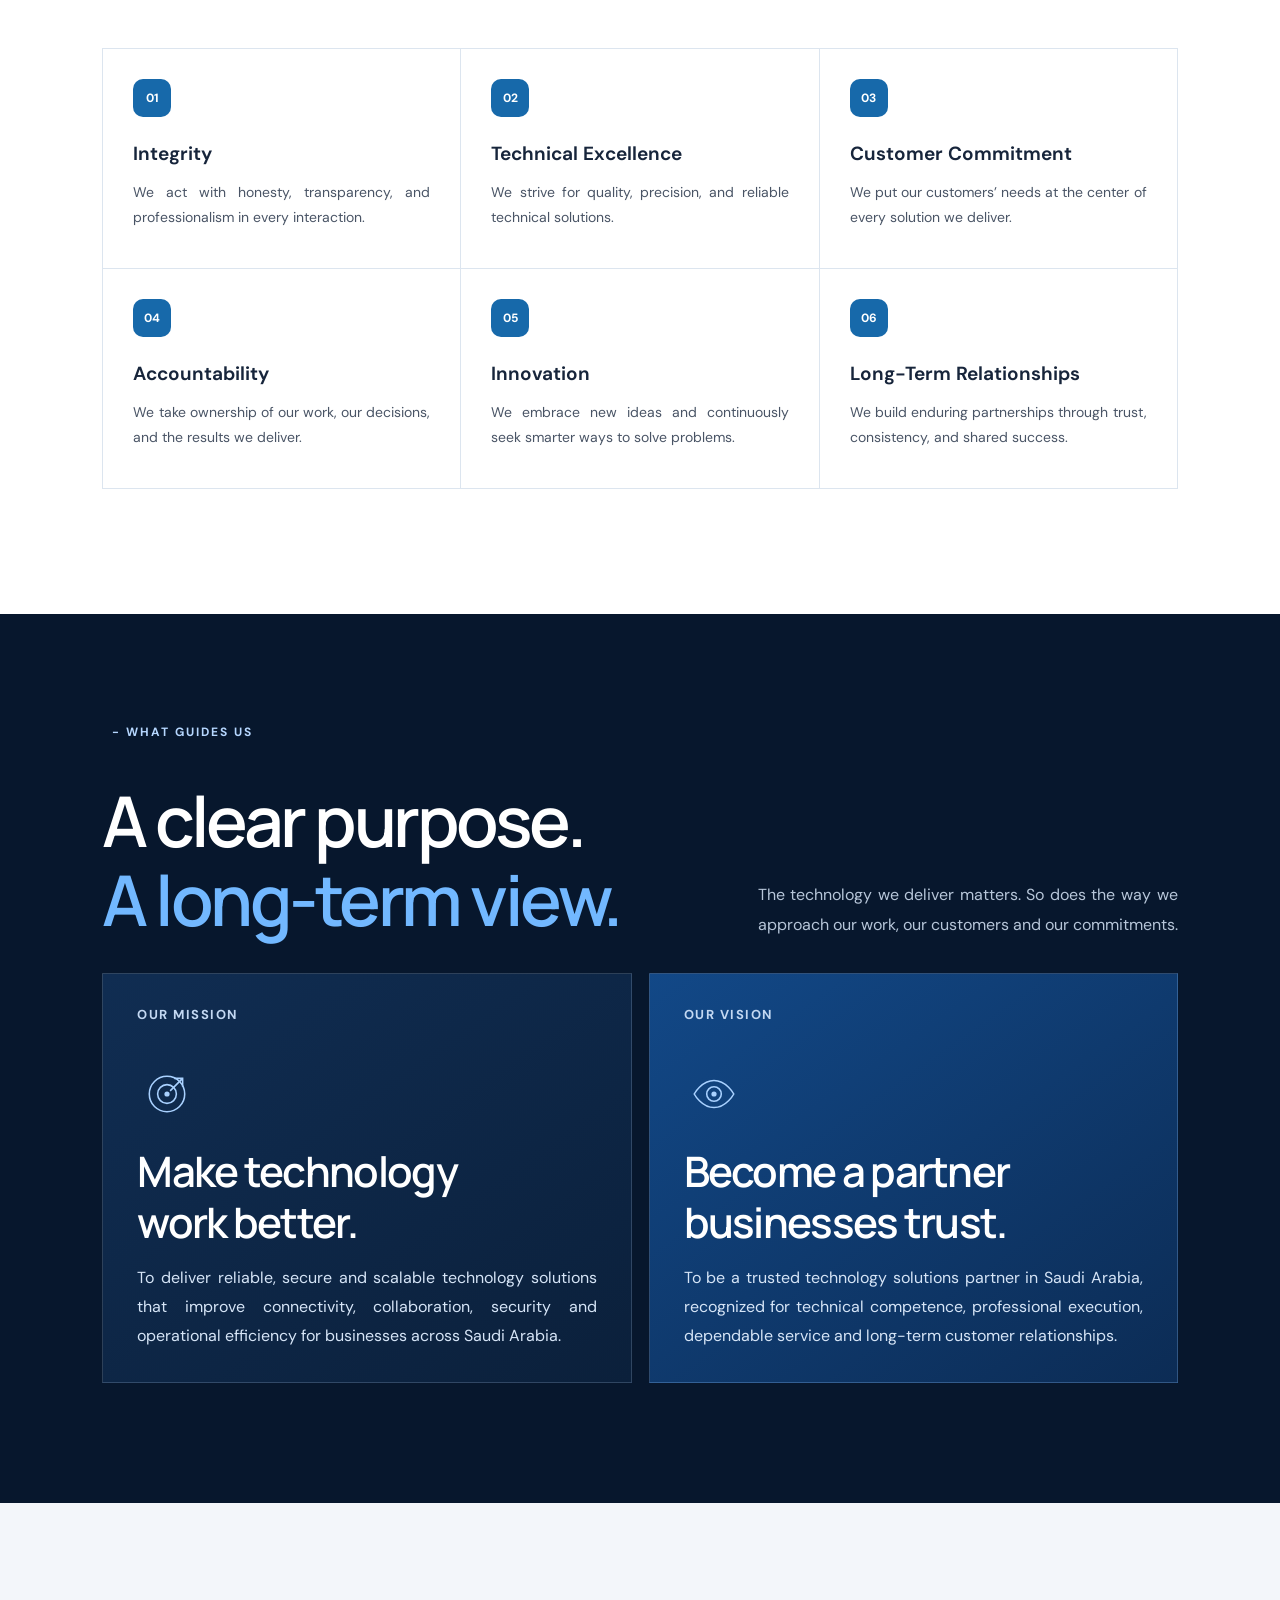
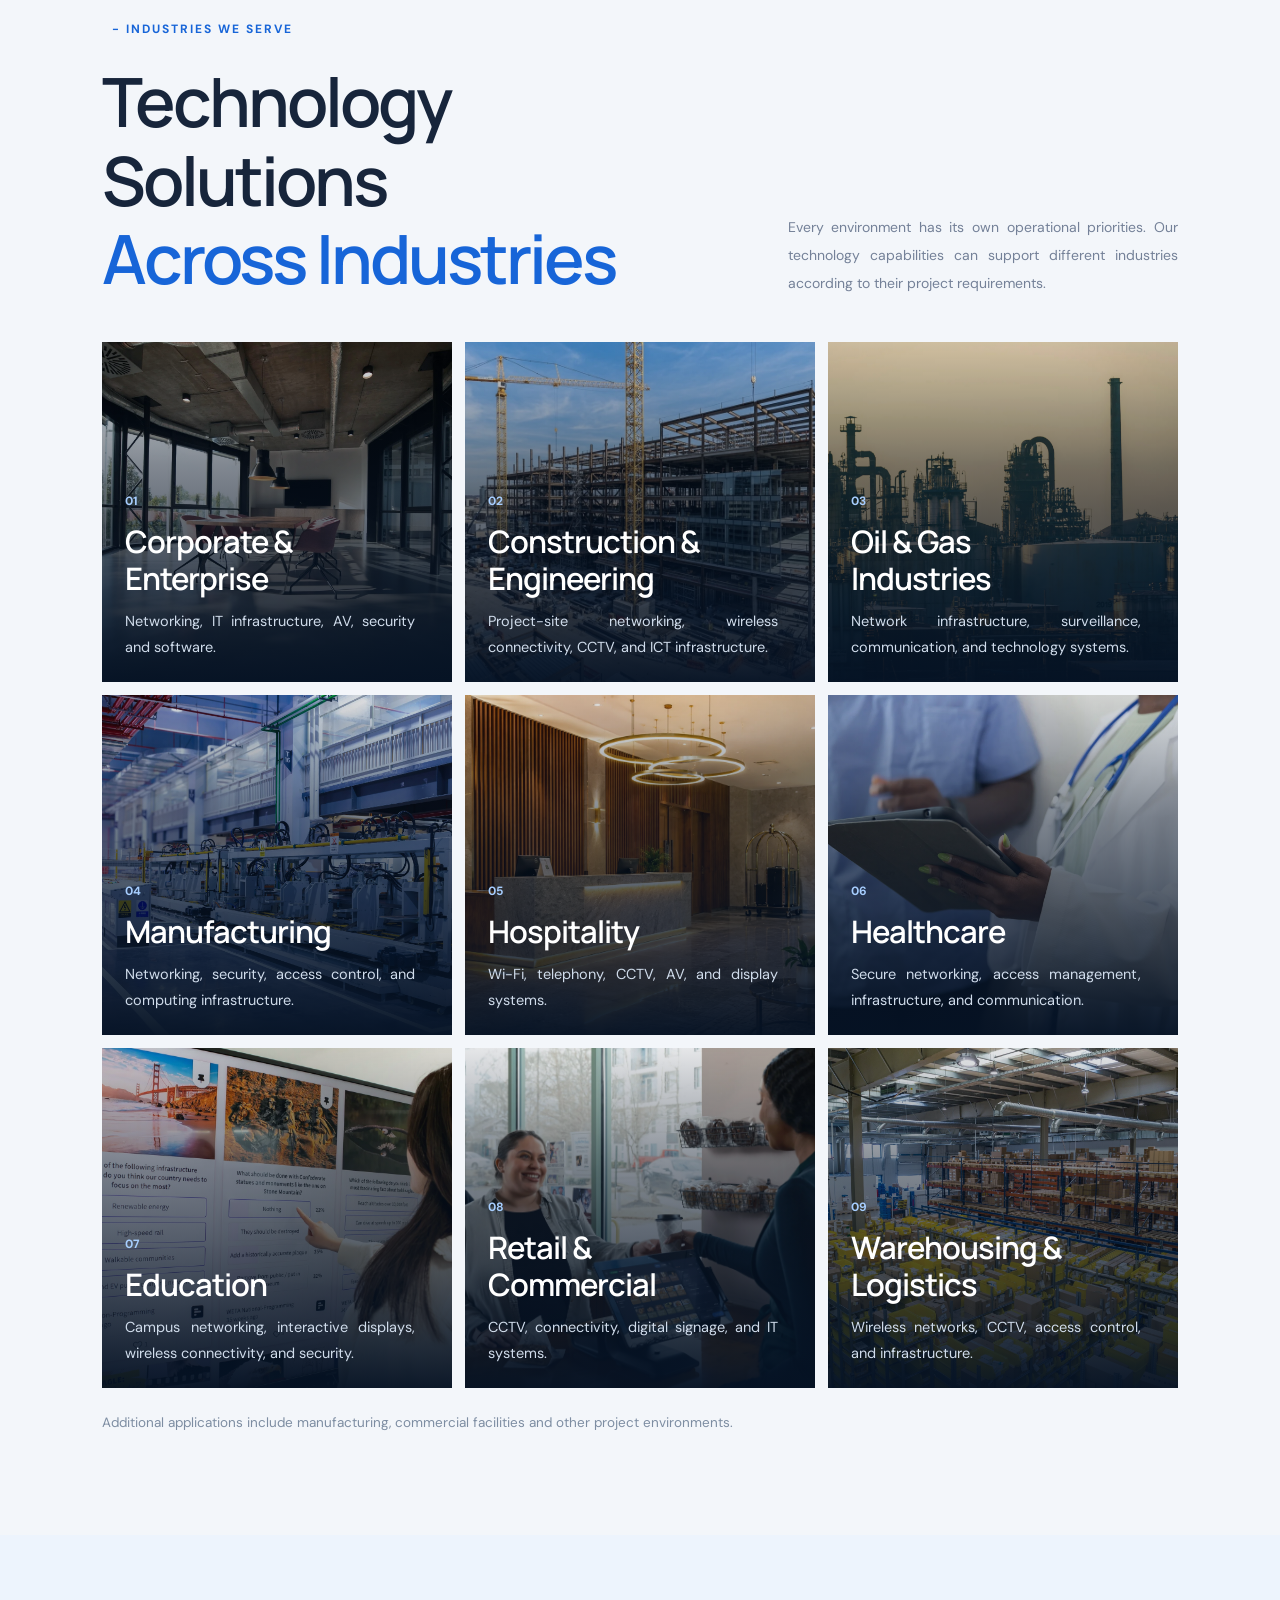
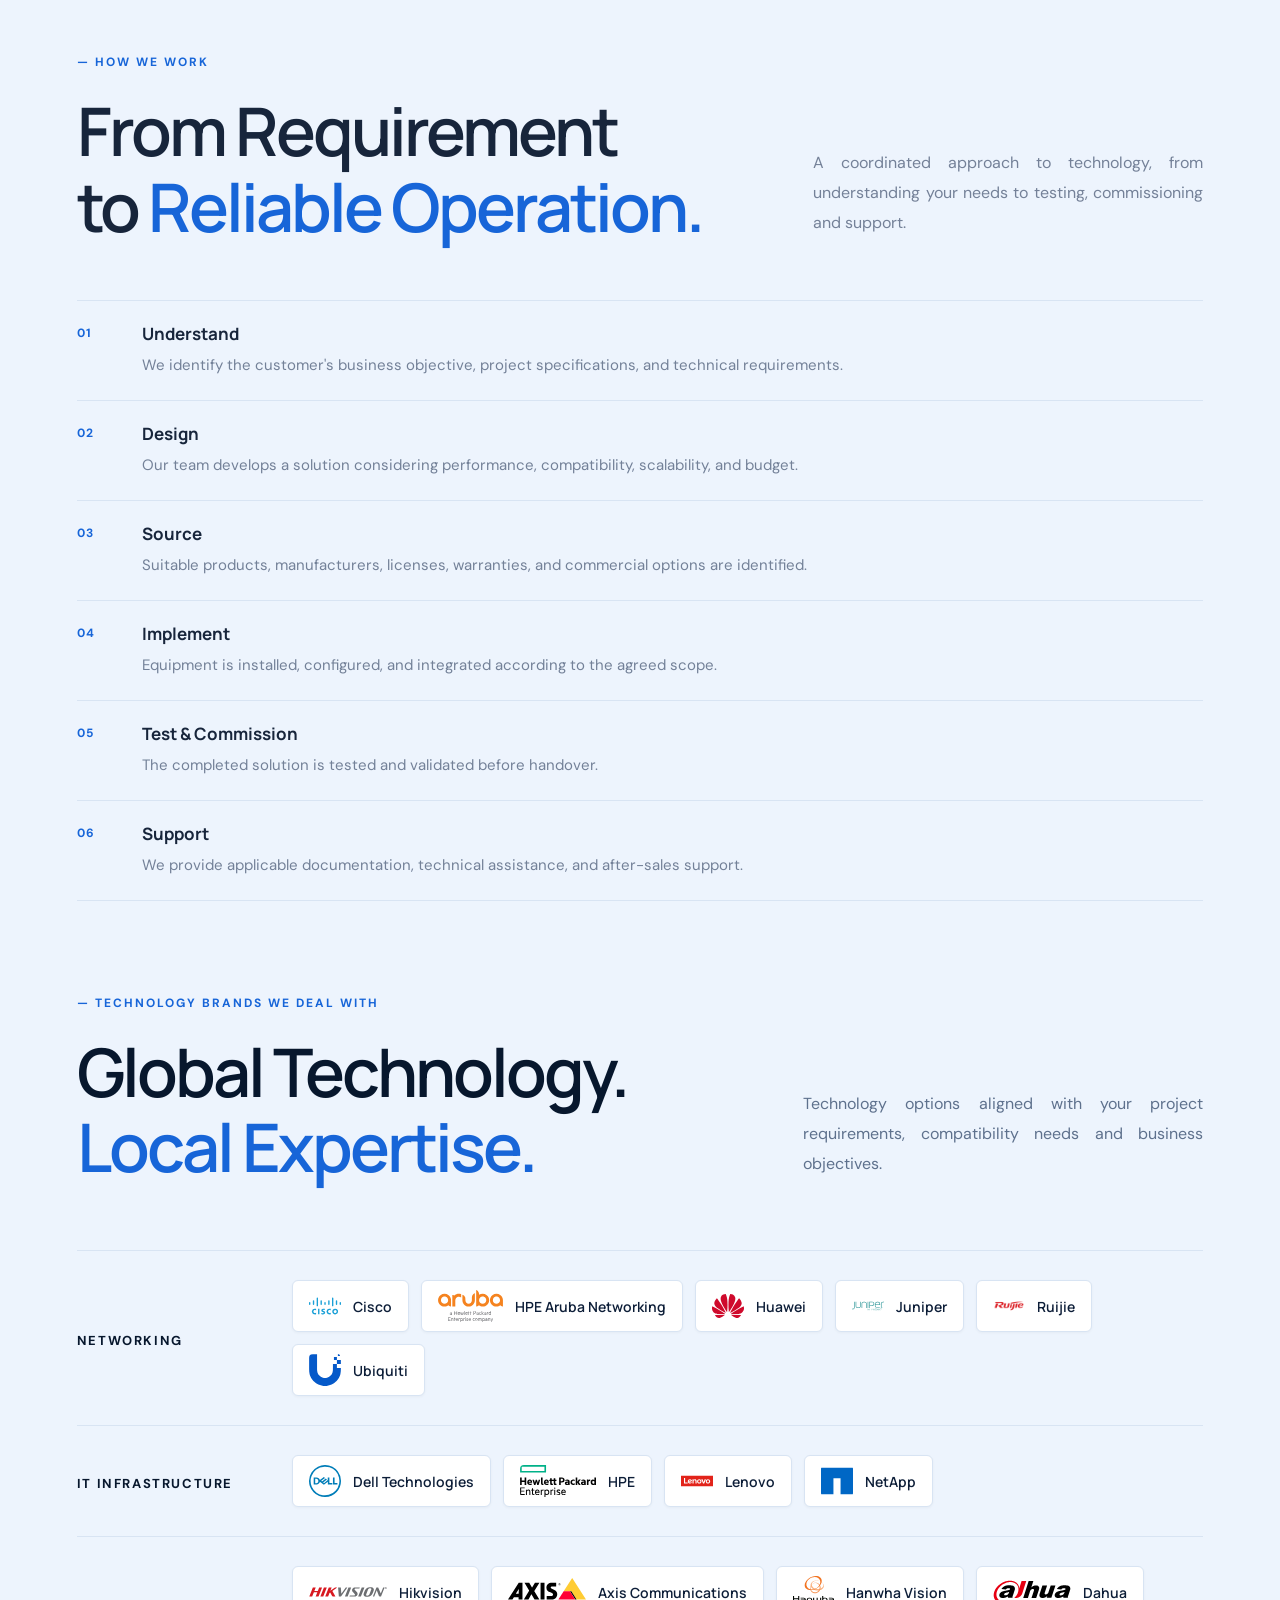
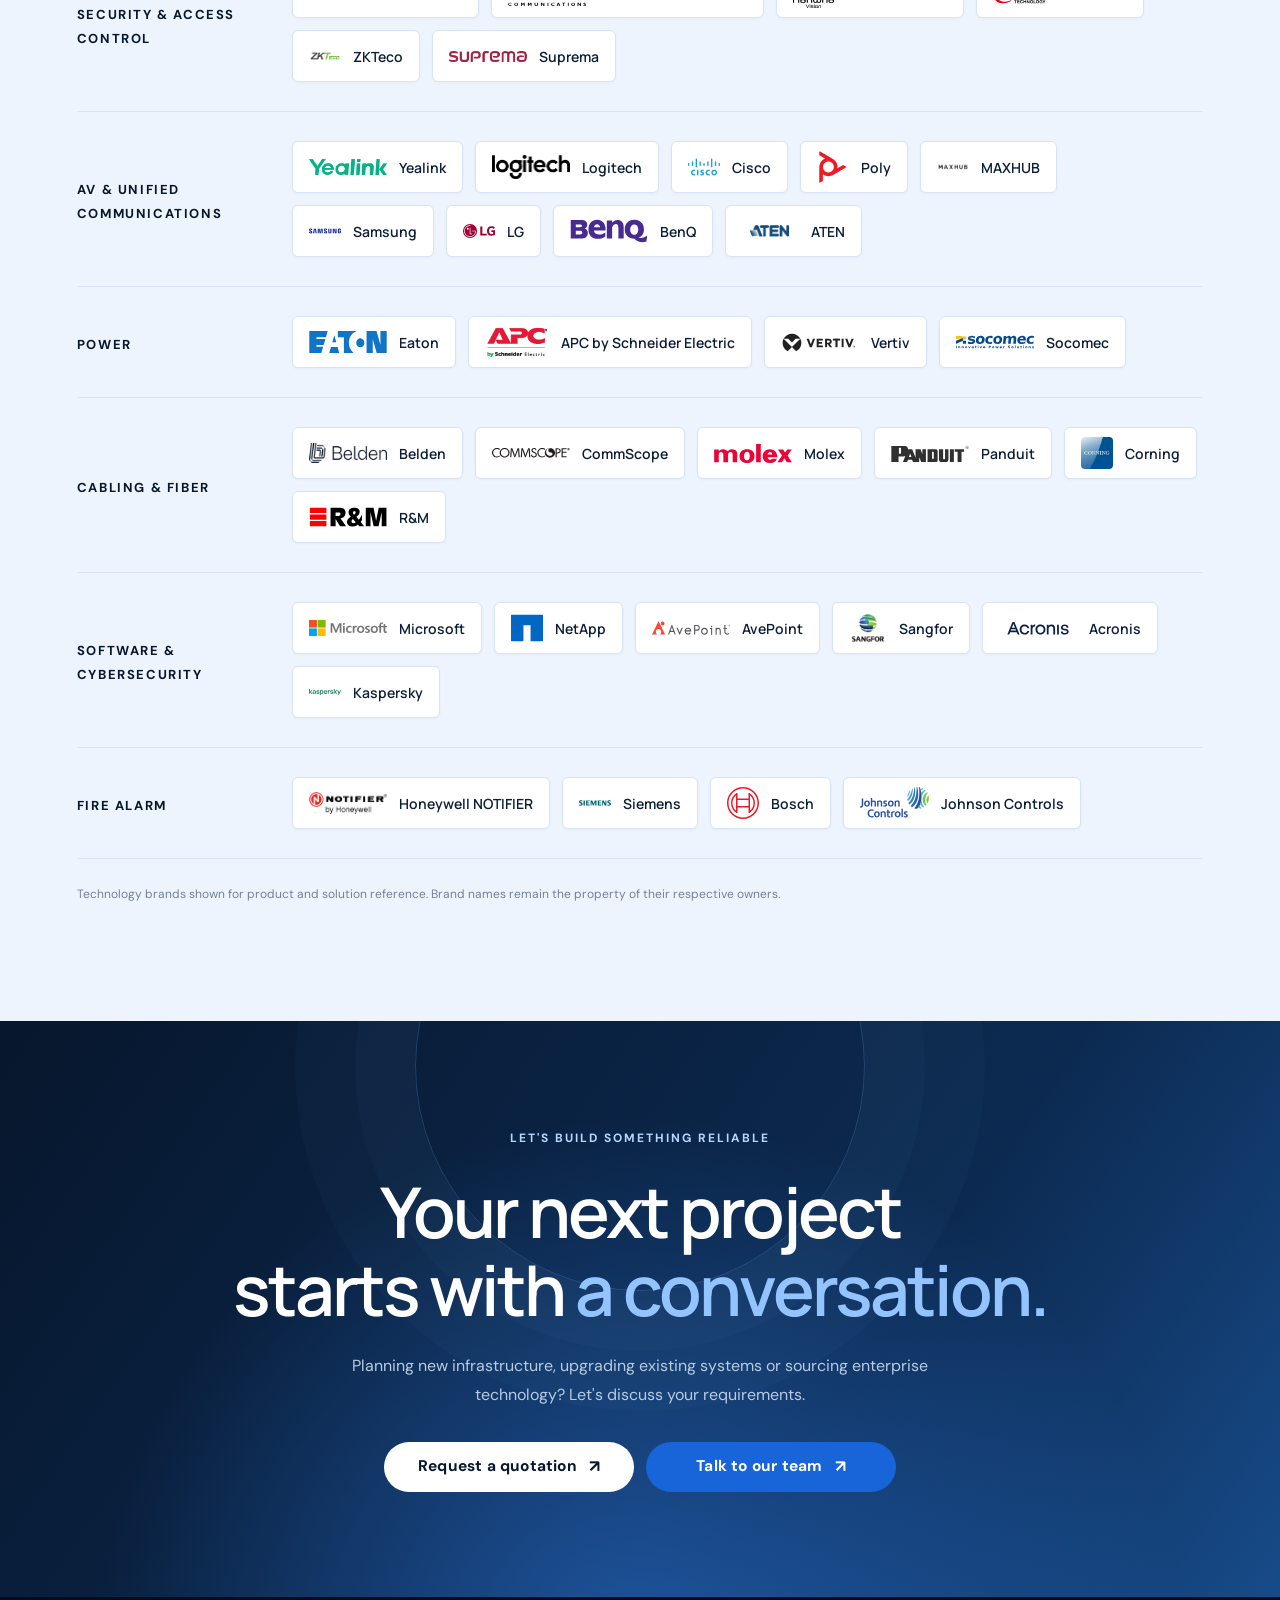
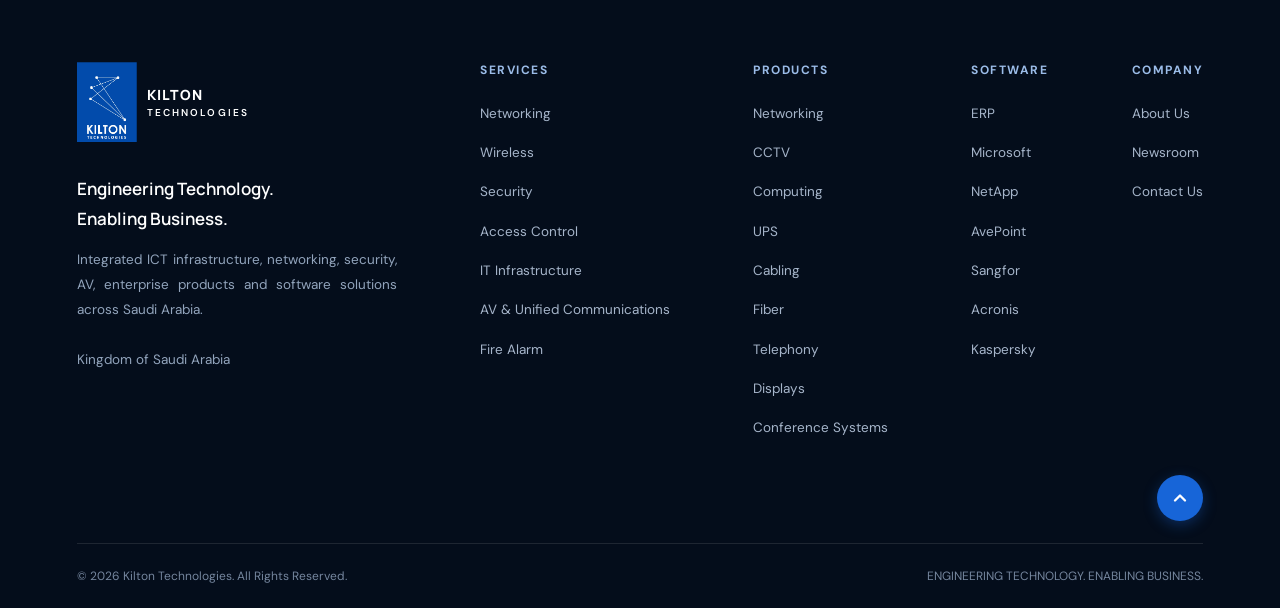
<file: about.html>
<!doctype html>
<html lang="en">
	<head>
		<meta charset="UTF-8" />
		<meta name="viewport" content="width=device-width, initial-scale=1.0" />
		<meta
			name="description"
			content="Learn about Kilton Technologies, our mission, vision, values and integrated technology approach across Saudi Arabia."
		/>
		<title>About Us | Kilton Technologies</title>
		<link rel="icon" type="image/x-icon" href="/favicon.ico" />
		<link rel="icon" type="image/png" sizes="32x32" href="/assets/favicon-32x32.png" />
		<link rel="icon" type="image/png" sizes="16x16" href="/assets/favicon-16x16.png" />
		<link rel="apple-touch-icon" sizes="180x180" href="/assets/apple-touch-icon.png" />

		<link rel="preconnect" href="https://fonts.googleapis.com" />
		<link rel="preconnect" href="https://fonts.gstatic.com" crossorigin />
		<link
			href="https://fonts.googleapis.com/css2?family=DM+Sans:wght@400;500;600;700&family=Manrope:wght@400;500;600;700;800&display=swap"
			rel="stylesheet"
		/>

		<link rel="stylesheet" href="style.css" />
	</head>
	<body>
		<header class="header">
			<a href="/" class="brand" aria-label="Kilton Technologies home">
				<img
					src="/assets/logo.webp"
					width="40"
					alt="Kilton Technologies"
				/>
				<span class="brand-name">KILTON<span> TECHNOLOGIES</span></span>
			</a>

			<button
				class="menu-toggle"
				aria-label="Open navigation"
				aria-expanded="false"
				aria-controls="navigation"
			>
				<span></span><span></span>
			</button>

			<nav class="nav" id="navigation">
				<a href="/">Home</a>
				<a href="about.html">About Us</a>
				<div class="nav-item has-dropdown">
					<a href="services.html" class="nav-link dropdown-trigger" aria-haspopup="true" aria-expanded="false">
						Services
						<svg class="dropdown-icon" width="9" height="6" viewBox="0 0 10 6" fill="none" xmlns="http://www.w3.org/2000/svg">
							<path d="M1 1L5 5L9 1" stroke="currentColor" stroke-width="1.8" stroke-linecap="round" stroke-linejoin="round"/>
						</svg>
					</a>
					<div class="nav-dropdown">
						<a href="services.html" class="dropdown-item dropdown-overview">
							<span>All Services Overview</span>
							<span class="dropdown-arrow">↗</span>
						</a>
						<div class="dropdown-divider"></div>
						<a href="services.html#networking" class="dropdown-item">Networking Solutions</a>
						<a href="services.html#wireless" class="dropdown-item">Wireless Solutions</a>
						<a href="services.html#security" class="dropdown-item">Security & Surveillance</a>
						<a href="services.html#access-control" class="dropdown-item">Access Control</a>
						<a href="services.html#infrastructure" class="dropdown-item">IT Infrastructure</a>
						<a href="services.html#av-unified" class="dropdown-item">AV & Unified Communications</a>
						<a href="services.html#fire-systems" class="dropdown-item">Fire Alarm Systems</a>
						<a href="services.html#products" class="dropdown-item">Enterprise Products</a>
						<a href="services.html#software" class="dropdown-item">Software Solutions</a>
					</div>
				</div>
				<a href="newsroom.html">Newsroom</a>
				<a href="contact.html">Contact</a>
			</nav>

			<a href="contact.html" class="header-cta"
				>LET'S TALK <span>↗</span></a
			>
		</header>

		<main>
			<section class="about-story" id="our-story">
				<div class="story-side">
					<div class="eyebrow light-eyebrow">
						<span></span>- ABOUT US
					</div>
					<div class="story-side-bottom">
						<span class="story-vertical"
							>INTEGRATED TECHNOLOGY SOLUTIONS</span
						>
						<span class="story-side-k"
							><img
								src="/assets/logo.webp"
								alt="Kilton Technologies"
						/></span>
					</div>
				</div>

				<div class="story-main">
					<h2>
						Technology Expertise.
						<span>Business Understanding.</span>
					</h2>

					<div class="story-body">
						<div class="story-lead">
							<span class="story-lead-line"></span>
							<p>
								Kilton Technologies is an integrated ICT and
								technology solutions company serving businesses
								and projects across the Kingdom of Saudi Arabia.
							</p>
							<p>
								Our capabilities span enterprise networking, IT
								infrastructure, wireless connectivity, security
								and surveillance, access control, AV and unified
								communications, fire alarm systems, enterprise
								hardware, software, storage, backup and
								cybersecurity.
							</p>
						</div>

						<div class="story-description">
							<p>
								We believe technology should be selected based
								on the problem it needs to solve—not simply on
								specifications.
							</p>

							<p>
								A network project is more than installing
								switches. It requires consideration of
								bandwidth, architecture, security, redundancy,
								PoE requirements, and future expansion.
							</p>
							<p>
								A CCTV project is more than installing cameras.
								Coverage, image quality, storage, network
								capacity, monitoring, and recording duration all
								matter.
							</p>
							<p>
								A conference room is more than mounting a
								display. Cameras, microphones, speakers,
								collaboration platforms, connectivity, and user
								experience must work together.
							</p>
						</div>
					</div>

					<div class="story-statement">
						<span>OUR APPROACH</span>
							<strong
								>Understand the requirement, identify the right
								solution, integrate the components, and support
								the customer throughout the process.</strong
							>
					</div>
				</div>
			</section>

			<section class="values-section">
				<div class="values-heading">
					<span class="eyebrow"><span></span>- OUR VALUES</span>
					<h2>
						What we stand for<br />
						<span>shapes what we deliver.</span>
					</h2>
					<p>
						The principles behind our approach to technology,
						decision-making and customer relationships.
					</p>
				</div>

				<div class="values-grid">
					<article class="value-card">
						<span class="value-number">01</span>
						<h3>Integrity</h3>
						<p>
							We act with honesty, transparency, and
							professionalism in every interaction.
						</p>
					</article>

					<article class="value-card">
						<span class="value-number">02</span>
						<h3>Technical Excellence</h3>
						<p>
							We strive for quality, precision, and reliable
							technical solutions.
						</p>
					</article>

					<article class="value-card">
						<span class="value-number">03</span>
						<h3>Customer Commitment</h3>
						<p>
							We put our customers’ needs at the center of every
							solution we deliver.
						</p>
					</article>

					<article class="value-card">
						<span class="value-number">04</span>
						<h3>Accountability</h3>
						<p>
							We take ownership of our work, our decisions, and
							the results we deliver.
						</p>
					</article>

					<article class="value-card">
						<span class="value-number">05</span>
						<h3>Innovation</h3>
						<p>
							We embrace new ideas and continuously seek smarter
							ways to solve problems.
						</p>
					</article>

					<article class="value-card">
						<span class="value-number">06</span>
						<h3>Long-Term Relationships</h3>
						<p>
							We build enduring partnerships through trust,
							consistency, and shared success.
						</p>
					</article>
				</div>
			</section>

			<section class="purpose-section">
				<div class="purpose-intro">
					<span class="eyebrow light-eyebrow">
						<span></span>- WHAT GUIDES US
					</span>
					<h2>
						A clear purpose.<br />
						<span>A long-term view.</span>
					</h2>
					<p>
						The technology we deliver matters. So does the way we
						approach our work, our customers and our commitments.
					</p>
				</div>

				<div class="purpose-grid">
					<article class="purpose-card purpose-mission">
						<div class="purpose-card-top">
							<span>OUR MISSION</span>
						</div>

						<div class="purpose-card-content">
							<div class="purpose-icon">
								<svg
									viewBox="0 0 48 48"
									fill="none"
									aria-hidden="true"
								>
									<circle
										cx="24"
										cy="24"
										r="17"
										stroke="currentColor"
										stroke-width="1.5"
									/>
									<circle
										cx="24"
										cy="24"
										r="9"
										stroke="currentColor"
										stroke-width="1.5"
									/>
									<circle
										cx="24"
										cy="24"
										r="2.5"
										fill="currentColor"
									/>
									<path
										d="M27 21L39 9M31 9H39V17"
										stroke="currentColor"
										stroke-width="1.5"
									/>
								</svg>
							</div>
							<h3>Make technology<br />work better.</h3>
							<p>
								To deliver reliable, secure and scalable
								technology solutions that improve connectivity,
								collaboration, security and operational
								efficiency for businesses across Saudi Arabia.
							</p>
						</div>
					</article>

					<article class="purpose-card purpose-vision">
						<div class="purpose-card-top">
							<span>OUR VISION</span>
						</div>

						<div class="purpose-card-content">
							<div class="purpose-icon">
								<svg
									viewBox="0 0 48 48"
									fill="none"
									aria-hidden="true"
								>
									<path
										d="M5 24S12 11 24 11s19 13 19 13-7 13-19 13S5 24 5 24Z"
										stroke="currentColor"
										stroke-width="1.5"
									/>
									<circle
										cx="24"
										cy="24"
										r="7"
										stroke="currentColor"
										stroke-width="1.5"
									/>
									<circle
										cx="24"
										cy="24"
										r="2.5"
										fill="currentColor"
									/>
								</svg>
							</div>
							<h3>Become a partner<br />businesses trust.</h3>
							<p>
								To be a trusted technology solutions partner in
								Saudi Arabia, recognized for technical
								competence, professional execution, dependable
								service and long-term customer relationships.
							</p>
						</div>
					</article>
				</div>
			</section>

			<section class="industries-section" id="industries">
				<div class="industries-heading">
					<div>
						<span class="eyebrow"
							><span></span>- INDUSTRIES WE SERVE</span
						>
						<h2>
							Technology Solutions<br />
							<span>Across Industries</span>
						</h2>
					</div>
					<p>
						Every environment has its own operational priorities.
						Our technology capabilities can support different
						industries according to their project requirements.
					</p>
				</div>

				<div class="industries-grid">
					<div class="industry-card corporate">
						<div class="industry-content">
							<span>01</span>
							<h3>Corporate &<br />Enterprise</h3>
							<p>
								Networking, IT infrastructure, AV, security and
								software.
							</p>
						</div>
					</div>

					<div class="industry-card construction">
						<div class="industry-content">
							<span>02</span>
							<h3>Construction & <br />Engineering</h3>
							<p>
								Project-site networking, wireless connectivity,
								CCTV, and ICT infrastructure.
							</p>
						</div>
					</div>

					<div class="industry-card oil-gas">
						<div class="industry-content">
							<span>03</span>
							<h3>Oil & Gas <br />Industries</h3>
							<p>
								Network infrastructure, surveillance,
								communication, and technology systems.
							</p>
						</div>
					</div>

					<div class="industry-card manufacturing">
						<div class="industry-content">
							<span>04</span>
							<h3>Manufacturing<br /></h3>
							<p>
								Networking, security, access control, and
								computing infrastructure.
							</p>
						</div>
					</div>

					<div class="industry-card hospitality">
						<div class="industry-content">
							<span>05</span>
							<h3>Hospitality<br /></h3>
							<p>
								Wi-Fi, telephony, CCTV, AV, and display systems.
							</p>
						</div>
					</div>

					<div class="industry-card healthcare">
						<div class="industry-content">
							<span>06</span>
							<h3>Healthcare<br /></h3>
							<p>
								Secure networking, access management,
								infrastructure, and communication.
							</p>
						</div>
					</div>

					<div class="industry-card education">
						<div class="industry-content">
							<span>07</span>
							<h3>Education<br /></h3>
							<p>
								Campus networking, interactive displays,
								wireless connectivity, and security.
							</p>
						</div>
					</div>

					<div class="industry-card retail">
						<div class="industry-content">
							<span>08</span>
							<h3>Retail &<br />Commercial</h3>
							<p>
								CCTV, connectivity, digital signage, and IT
								systems.
							</p>
						</div>
					</div>

					<div class="industry-card warehousing">
						<div class="industry-content">
							<span>09</span>
							<h3>Warehousing &<br />Logistics</h3>
							<p>
								Wireless networks, CCTV, access control, and
								infrastructure.
							</p>
						</div>
					</div>
				</div>

				<p class="industry-note">
					Additional applications include manufacturing, commercial
					facilities and other project environments.
				</p>
			</section>

			<section class="process section-pad" id="process">
				<div class="section-heading">
					<div>
						<span class="eyebrow">— HOW WE WORK</span>
						<h2>
							From Requirement<br />to
							<span>Reliable Operation.</span>
						</h2>
					</div>
					<p class="section-intro">
						A coordinated approach to technology, from understanding
						your needs to testing, commissioning and support.
					</p>
				</div>

				<div class="process-layout">
					<div class="process-list">
						<article class="process-step">
							<span class="step-number">01</span>
							<div>
								<h3>Understand</h3>
								<p>
									We identify the customer's business
									objective, project specifications, and
									technical requirements.
								</p>
							</div>
						</article>
						<article class="process-step">
							<span class="step-number">02</span>
							<div>
								<h3>Design</h3>
								<p>
									Our team develops a solution considering
									performance, compatibility, scalability, and
									budget.
								</p>
							</div>
						</article>
						<article class="process-step">
							<span class="step-number">03</span>
							<div>
								<h3>Source</h3>
								<p>
									Suitable products, manufacturers, licenses,
									warranties, and commercial options are
									identified.
								</p>
							</div>
						</article>
						<article class="process-step">
							<span class="step-number">04</span>
							<div>
								<h3>Implement</h3>
								<p>
									Equipment is installed, configured, and
									integrated according to the agreed scope.
								</p>
							</div>
						</article>
						<article class="process-step">
							<span class="step-number">05</span>
							<div>
								<h3>Test & Commission</h3>
								<p>
									The completed solution is tested and
									validated before handover.
								</p>
							</div>
						</article>
						<article class="process-step">
							<span class="step-number">06</span>
							<div>
								<h3>Support</h3>
								<p>
									We provide applicable documentation,
									technical assistance, and after-sales
									support.
								</p>
							</div>
						</article>
					</div>
				</div>
			</section>

			<section class="brands brands-light section-pad" id="brands">
				<div class="brands-heading">
					<div>
						<span class="eyebrow"
							>— TECHNOLOGY BRANDS WE DEAL WITH</span
						>
						<h2>
							Global Technology.<br /><span
								>Local Expertise.</span
							>
						</h2>
					</div>
					<p>
						Technology options aligned with your project
						requirements, compatibility needs and business
						objectives.
					</p>
				</div>

				<div class="brand-categories">
					<div class="brand-row">
						<span class="brand-category">NETWORKING</span>
						<div class="brand-names">
							<span class="brand-item"><img src="./assets/brands/cisco.svg" alt="Cisco" loading="lazy" /> Cisco</span>
							<span class="brand-item"><img src="./assets/brands/aruba.svg" alt="HPE Aruba" loading="lazy" /> HPE Aruba Networking</span>
							<span class="brand-item"><img src="./assets/brands/huawei.svg" alt="Huawei" loading="lazy" /> Huawei</span>
							<span class="brand-item"><img src="./assets/brands/juniper.svg" alt="Juniper" loading="lazy" /> Juniper</span>
							<span class="brand-item"><img src="./assets/brands/ruijie.png" alt="Ruijie" loading="lazy" /> Ruijie</span>
							<span class="brand-item"><img src="./assets/brands/ubiquiti.svg" alt="Ubiquiti" loading="lazy" /> Ubiquiti</span>
						</div>
					</div>
					<div class="brand-row">
						<span class="brand-category">IT INFRASTRUCTURE</span>
						<div class="brand-names">
							<span class="brand-item"><img src="./assets/brands/dell.svg" alt="Dell Technologies" loading="lazy" /> Dell Technologies</span>
							<span class="brand-item"><img src="./assets/brands/hpe.svg" alt="HPE" loading="lazy" /> HPE</span>
							<span class="brand-item"><img src="./assets/brands/lenovo.svg" alt="Lenovo" loading="lazy" /> Lenovo</span>
							<span class="brand-item"><img src="./assets/brands/netapp.svg" alt="NetApp" loading="lazy" /> NetApp</span>
						</div>
					</div>
					<div class="brand-row">
						<span class="brand-category"
							>SECURITY & ACCESS CONTROL</span
						>
						<div class="brand-names">
							<span class="brand-item"><img src="./assets/brands/hikvision.svg" alt="Hikvision" loading="lazy" /> Hikvision</span>
							<span class="brand-item"><img src="./assets/brands/axis.svg" alt="Axis Communications" loading="lazy" /> Axis Communications</span>
							<span class="brand-item"><img src="./assets/brands/hanwha.svg" alt="Hanwha Vision" loading="lazy" /> Hanwha Vision</span>
							<span class="brand-item"><img src="./assets/brands/dahua.svg" alt="Dahua" loading="lazy" /> Dahua</span>
							<span class="brand-item"><img src="./assets/brands/zkteco.png" alt="ZKTeco" loading="lazy" /> ZKTeco</span>
							<span class="brand-item"><img src="./assets/brands/suprema.png" alt="Suprema" loading="lazy" /> Suprema</span>
						</div>
					</div>
					<div class="brand-row">
						<span class="brand-category"
							>AV & UNIFIED COMMUNICATIONS</span
						>
						<div class="brand-names">
							<span class="brand-item"><img src="./assets/brands/yealink.png" alt="Yealink" loading="lazy" /> Yealink</span>
							<span class="brand-item"><img src="./assets/brands/logitech.webp" alt="Logitech" loading="lazy" /> Logitech</span>
							<span class="brand-item"><img src="./assets/brands/cisco.svg" alt="Cisco" loading="lazy" /> Cisco</span>
							<span class="brand-item"><img src="./assets/brands/poly.svg" alt="Poly" loading="lazy" /> Poly</span>
							<span class="brand-item"><img src="./assets/brands/maxhub.png" alt="MAXHUB" loading="lazy" /> MAXHUB</span>
							<span class="brand-item"><img src="./assets/brands/samsung.svg" alt="Samsung" loading="lazy" /> Samsung</span>
							<span class="brand-item"><img src="./assets/brands/lg.svg" alt="LG" loading="lazy" /> LG</span>
							<span class="brand-item"><img src="./assets/brands/benq.svg" alt="BenQ" loading="lazy" /> BenQ</span>
							<span class="brand-item"><img src="./assets/brands/aten.png" alt="ATEN" loading="lazy" /> ATEN</span>
						</div>
					</div>
					<div class="brand-row">
						<span class="brand-category">POWER</span>
						<div class="brand-names">
							<span class="brand-item"><img src="./assets/brands/eaton.svg" alt="Eaton" loading="lazy" /> Eaton</span>
							<span class="brand-item"><img src="./assets/brands/apc.png" alt="APC by Schneider Electric" loading="lazy" /> APC by Schneider Electric</span>
							<span class="brand-item"><img src="./assets/brands/vertiv.svg" alt="Vertiv" loading="lazy" /> Vertiv</span>
							<span class="brand-item"><img src="./assets/brands/socomec.svg" alt="Socomec" loading="lazy" /> Socomec</span>
						</div>
					</div>
					<div class="brand-row">
						<span class="brand-category">CABLING & FIBER</span>
						<div class="brand-names">
							<span class="brand-item"><img src="./assets/brands/belden.webp" alt="Belden" loading="lazy" /> Belden</span>
							<span class="brand-item"><img src="./assets/brands/commscope.svg" alt="CommScope" loading="lazy" /> CommScope</span>
							<span class="brand-item"><img src="./assets/brands/molex.svg" alt="Molex" loading="lazy" /> Molex</span>
							<span class="brand-item"><img src="./assets/brands/panduit.svg" alt="Panduit" loading="lazy" /> Panduit</span>
							<span class="brand-item"><img src="./assets/brands/corning.webp" alt="Corning" loading="lazy" /> Corning</span>
							<span class="brand-item"><img src="./assets/brands/rm.svg" alt="R&M" loading="lazy" /> R&M</span>
						</div>
					</div>
					<div class="brand-row">
						<span class="brand-category"
							>SOFTWARE & CYBERSECURITY</span
						>
						<div class="brand-names">
							<span class="brand-item"><img src="./assets/brands/microsoft.svg" alt="Microsoft" loading="lazy" /> Microsoft</span>
							<span class="brand-item"><img src="./assets/brands/netapp.svg" alt="NetApp" loading="lazy" /> NetApp</span>
							<span class="brand-item"><img src="./assets/brands/avepoint.svg" alt="AvePoint" loading="lazy" /> AvePoint</span>
							<span class="brand-item"><img src="./assets/brands/sangfor.png" alt="Sangfor" loading="lazy" /> Sangfor</span>
							<span class="brand-item"><img src="./assets/brands/acronis.svg" alt="Acronis" loading="lazy" /> Acronis</span>
							<span class="brand-item"><img src="./assets/brands/kaspersky.svg" alt="Kaspersky" loading="lazy" /> Kaspersky</span>
						</div>
					</div>
					<div class="brand-row">
						<span class="brand-category">FIRE ALARM</span>
						<div class="brand-names">
							<span class="brand-item"><img src="./assets/brands/notifier.png" alt="Honeywell NOTIFIER" loading="lazy" /> Honeywell NOTIFIER</span>
							<span class="brand-item"><img src="./assets/brands/siemens.svg" alt="Siemens" loading="lazy" /> Siemens</span>
							<span class="brand-item"><img src="./assets/brands/bosch.svg" alt="Bosch" loading="lazy" /> Bosch</span>
							<span class="brand-item"><img src="./assets/brands/johnsoncontrols.svg" alt="Johnson Controls" loading="lazy" /> Johnson Controls</span>
						</div>
					</div>
				</div>

				<p class="brands-note">
					Technology brands shown for product and solution reference.
					Brand names remain the property of their respective owners.
				</p>
			</section>

			<section class="contact-cta" id="contact">
				<div class="cta-glow"></div>
				<span class="eyebrow light-eyebrow"
					>LET'S BUILD SOMETHING RELIABLE</span
				>
				<h2>
					Your next project<br />starts with
					<span>a conversation.</span>
				</h2>
				<p>
					Planning new infrastructure, upgrading existing systems or
					sourcing enterprise technology? Let's discuss your
					requirements.
				</p>
				<div class="hero-actions">
					<a
						href="mailto:sales@kiltontech.com"
						class="button button-light"
						>Request a quotation <span>↗</span></a
					>
					<a
						href="https://wa.me/966556581721"
						class="button button-blue"
						target="_blank"
						rel="noopener noreferrer"
						>Talk to our team <span>↗</span></a
					>
				</div>
			</section>
		</main>

		<footer class="footer">
			<div class="footer-main">
				<div class="footer-brand">
					<a href="/" class="brand footer-logo">
						<img src="/assets/logo.webp" width="60" />

						<span class="brand-name"
							>KILTON<span> TECHNOLOGIES</span></span
						>
					</a>
					<p class="footer-tagline">
						Engineering Technology.<br />Enabling Business.
					</p>
					<p class="footer-description">
						Integrated ICT infrastructure, networking, security, AV,
						enterprise products and software solutions across Saudi
						Arabia.
						<br /><br />
						Kingdom of Saudi Arabia
					</p>
				</div>

				<div class="footer-column">
					<h4>SERVICES</h4>
					<a href="services.html#networking">Networking</a>
					<a href="services.html#wireless">Wireless</a>
					<a href="services.html#security">Security</a>
					<a href="services.html#access-control">Access Control</a>
					<a href="services.html#infrastructure">IT Infrastructure</a>
					<a href="services.html#av-unified"
						>AV & Unified Communications</a
					>
					<a href="services.html#fire-systems">Fire Alarm</a>
				</div>

				<div class="footer-column">
					<h4>PRODUCTS</h4>
					<a href="services.html#products">Networking</a>
					<a href="services.html#products">CCTV</a>
					<a href="services.html#products">Computing</a>
					<a href="services.html#products">UPS</a>
					<a href="services.html#products">Cabling</a>
					<a href="services.html#products">Fiber</a>
					<a href="services.html#products">Telephony</a>
					<a href="services.html#products">Displays</a>
					<a href="services.html#products">Conference Systems</a>
				</div>

				<div class="footer-column">
					<h4>SOFTWARE</h4>
					<a href="services.html#software">ERP</a>
					<a href="services.html#software">Microsoft</a>
					<a href="services.html#software">NetApp</a>
					<a href="services.html#software">AvePoint</a>
					<a href="services.html#software">Sangfor</a>
					<a href="services.html#software">Acronis</a>
					<a href="services.html#software">Kaspersky</a>
				</div>

				<div class="footer-column">
					<h4>COMPANY</h4>
					<a href="about.html">About Us</a>
					<a href="newsroom.html">Newsroom</a>
					<a href="contact.html">Contact Us</a>
				</div>
			</div>

			<div class="footer-action">
				<button
					type="button"
					class="back-to-top"
					id="backToTop"
					aria-label="Back to top"
					title="Back to top"
					onclick="window.scrollTo({ top: 0, behavior: 'smooth' });"
				>
					<svg
						width="20"
						height="20"
						viewBox="0 0 24 24"
						fill="none"
						stroke="currentColor"
						stroke-width="2.8"
						stroke-linecap="round"
						stroke-linejoin="round"
						aria-hidden="true"
					>
						<polyline points="18 15 12 9 6 15"></polyline>
					</svg>
				</button>
			</div>

			<div class="footer-bottom">
				<span>© 2026 Kilton Technologies. All Rights Reserved.</span>
				<span>ENGINEERING TECHNOLOGY. ENABLING BUSINESS.</span>
			</div>
		</footer>

		<script>
			const backToTopBtn = document.getElementById("backToTop");
			if (backToTopBtn) {
				backToTopBtn.addEventListener("click", () => {
					window.scrollTo({ top: 0, behavior: "smooth" });
				});
			}

			const menuToggle = document.querySelector(".menu-toggle");
			const navigation = document.querySelector(".nav");
			const dropdownTrigger = document.querySelector(".dropdown-trigger");
			const hasDropdown = document.querySelector(".has-dropdown");

			menuToggle.addEventListener("click", () => {
				const isOpen =
					menuToggle.getAttribute("aria-expanded") === "true";
				menuToggle.setAttribute("aria-expanded", String(!isOpen));
				navigation.classList.toggle("nav-open", !isOpen);
			});

			const isMobile = () =>
				window.innerWidth <= 700 ||
				(menuToggle && window.getComputedStyle(menuToggle).display !== "none");

			if (dropdownTrigger && hasDropdown) {
				dropdownTrigger.addEventListener("click", (e) => {
					if (isMobile()) {
						e.preventDefault();
						const isOpen = hasDropdown.classList.toggle("dropdown-open");
						dropdownTrigger.setAttribute("aria-expanded", String(isOpen));
					}
				});
			}

			navigation.querySelectorAll("a").forEach((link) => {
				link.addEventListener("click", () => {
					if (link.classList.contains("dropdown-trigger") && isMobile()) {
						return;
					}
					navigation.classList.remove("nav-open");
					menuToggle.setAttribute("aria-expanded", "false");
					if (hasDropdown) {
						hasDropdown.classList.remove("dropdown-open");
					}
				});
			});
		</script>
	</body>
</html>
</file>
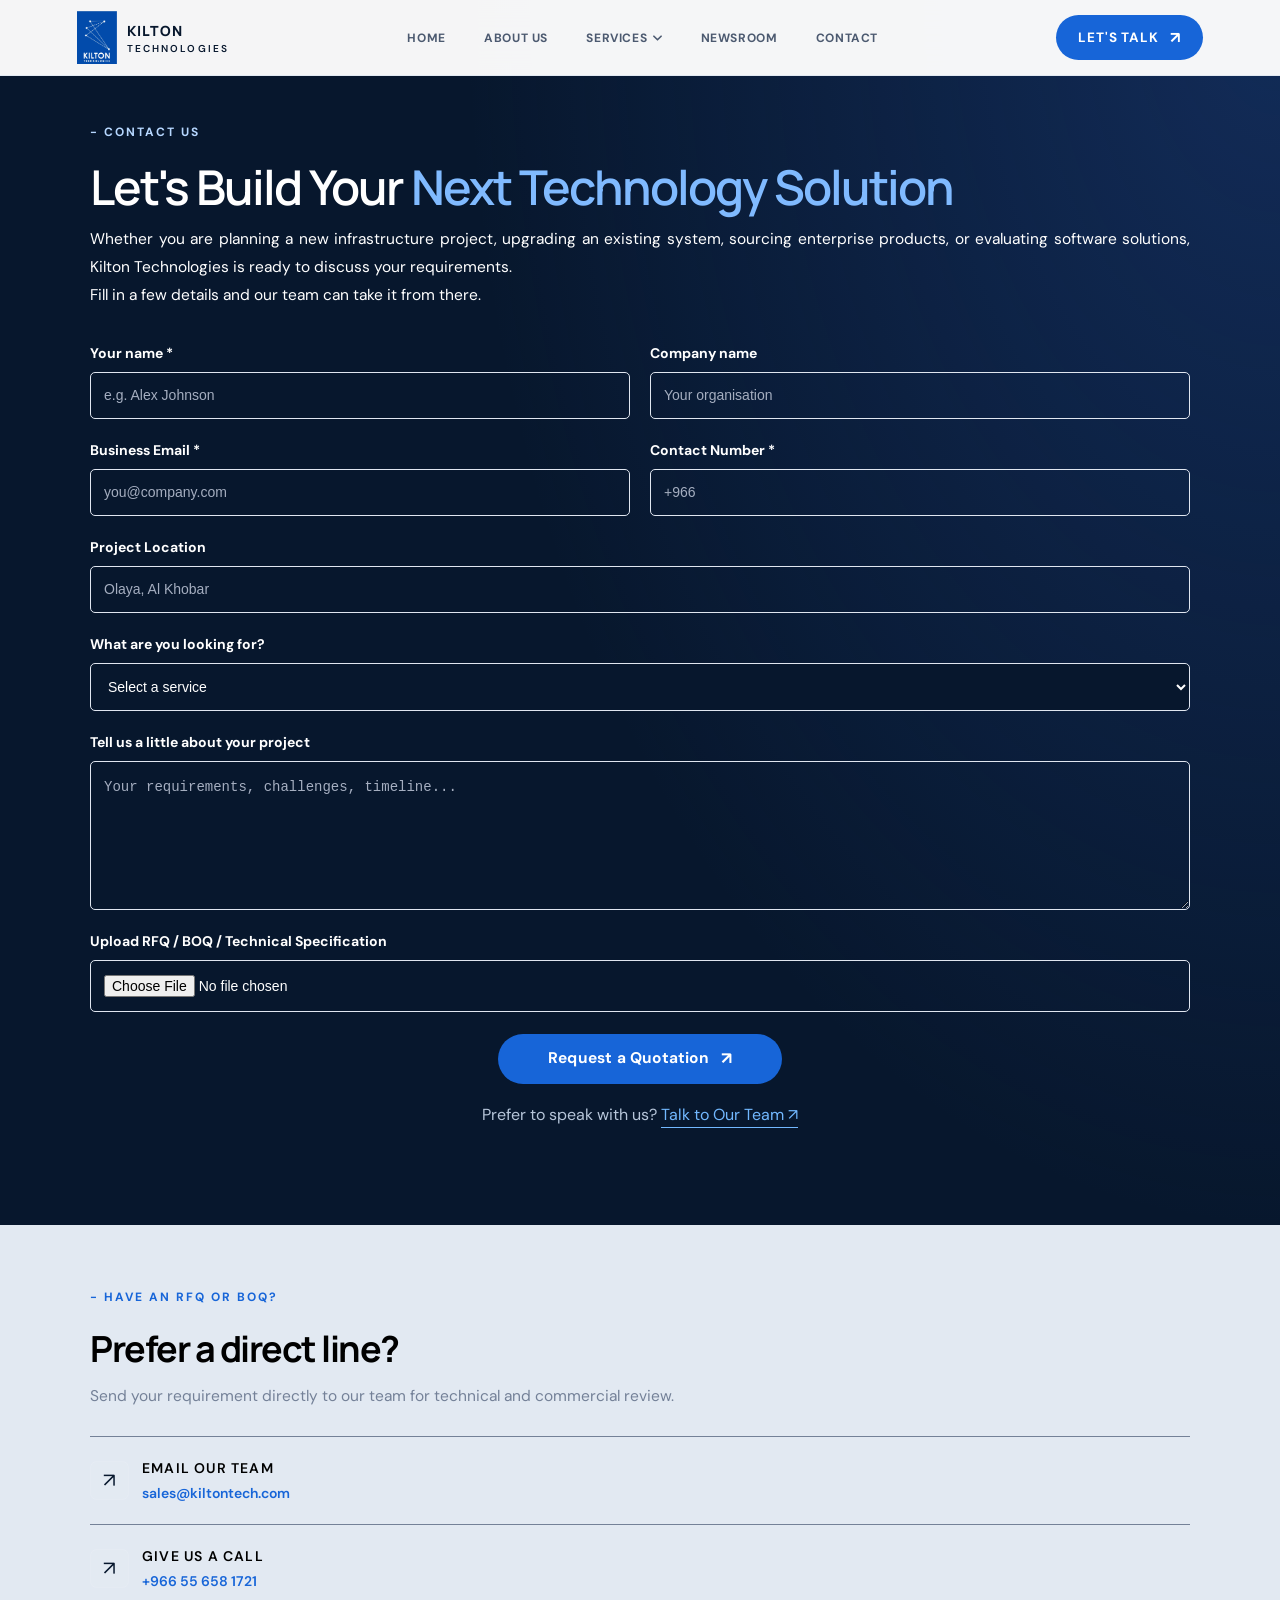
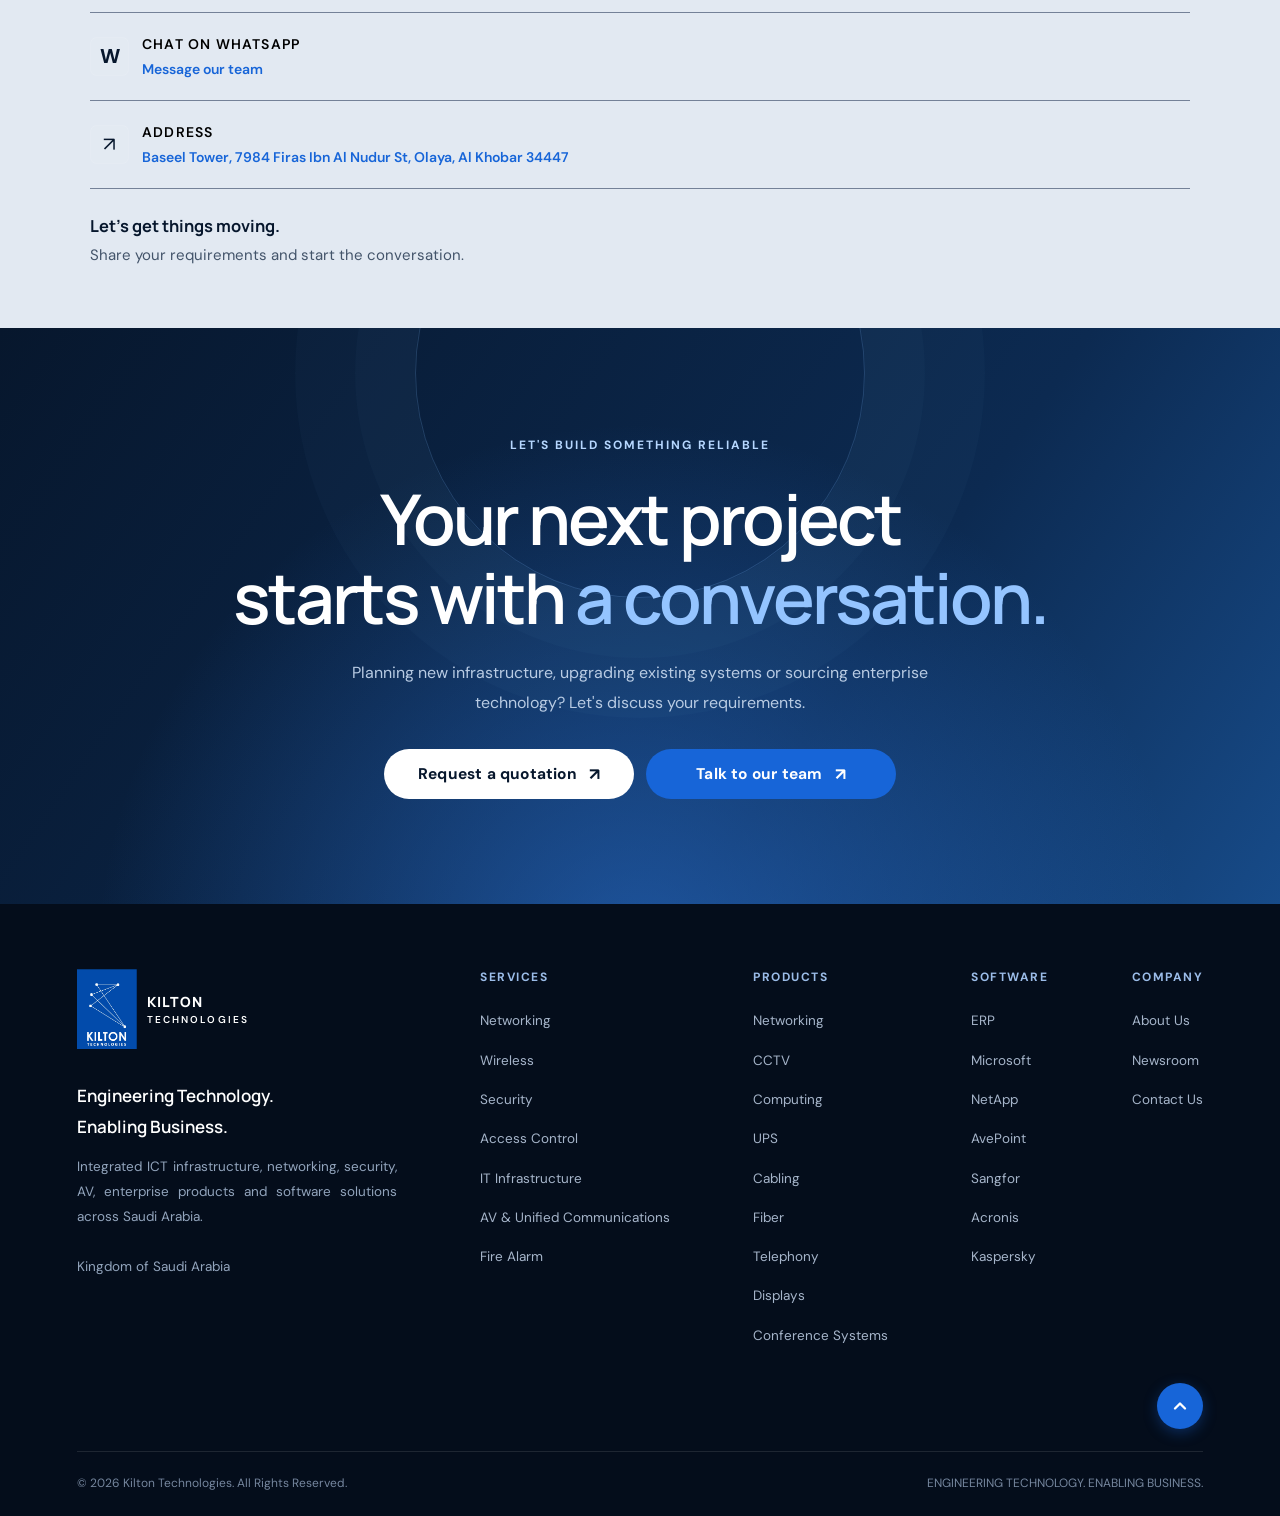
<file: contact.html>
<!doctype html>
<html lang="en">
	<head>
		<meta charset="UTF-8" />
		<meta name="viewport" content="width=device-width, initial-scale=1.0" />
		<meta
			name="description"
			content="Kilton Technologies delivers integrated ICT infrastructure, networking, security, AV, enterprise products and software solutions across Saudi Arabia."
		/>
		<title>Contact Us | Kilton Technologies</title>
		<link rel="icon" type="image/x-icon" href="/favicon.ico" />
		<link rel="icon" type="image/png" sizes="32x32" href="/assets/favicon-32x32.png" />
		<link rel="icon" type="image/png" sizes="16x16" href="/assets/favicon-16x16.png" />
		<link rel="apple-touch-icon" sizes="180x180" href="/assets/apple-touch-icon.png" />
		<link rel="preconnect" href="https://fonts.googleapis.com" />
		<link rel="preconnect" href="https://fonts.gstatic.com" crossorigin />
		<link
			href="https://fonts.googleapis.com/css2?family=DM+Sans:wght@400;500;600;700&family=Manrope:wght@400;500;600;700;800&display=swap"
			rel="stylesheet"
		/>
		<link rel="stylesheet" href="style.css" />
	</head>
	<body>
		<header class="header">
			<a href="/" class="brand" aria-label="Kilton Technologies home">
				<img src="/assets/logo.webp" width="40" />
				<span class="brand-name">KILTON<span> TECHNOLOGIES</span></span>
			</a>

			<button
				class="menu-toggle"
				aria-label="Open navigation"
				aria-expanded="false"
				aria-controls="navigation"
			>
				<span></span><span></span>
			</button>

			<nav class="nav" id="navigation">
				<a href="/">Home</a>
				<a href="about.html">About Us</a>
				<div class="nav-item has-dropdown">
					<a href="services.html" class="nav-link dropdown-trigger" aria-haspopup="true" aria-expanded="false">
						Services
						<svg class="dropdown-icon" width="9" height="6" viewBox="0 0 10 6" fill="none" xmlns="http://www.w3.org/2000/svg">
							<path d="M1 1L5 5L9 1" stroke="currentColor" stroke-width="1.8" stroke-linecap="round" stroke-linejoin="round"/>
						</svg>
					</a>
					<div class="nav-dropdown">
						<a href="services.html" class="dropdown-item dropdown-overview">
							<span>All Services Overview</span>
							<span class="dropdown-arrow">↗</span>
						</a>
						<div class="dropdown-divider"></div>
						<a href="services.html#networking" class="dropdown-item">Networking Solutions</a>
						<a href="services.html#wireless" class="dropdown-item">Wireless Solutions</a>
						<a href="services.html#security" class="dropdown-item">Security & Surveillance</a>
						<a href="services.html#access-control" class="dropdown-item">Access Control</a>
						<a href="services.html#infrastructure" class="dropdown-item">IT Infrastructure</a>
						<a href="services.html#av-unified" class="dropdown-item">AV & Unified Communications</a>
						<a href="services.html#fire-systems" class="dropdown-item">Fire Alarm Systems</a>
						<a href="services.html#products" class="dropdown-item">Enterprise Products</a>
						<a href="services.html#software" class="dropdown-item">Software Solutions</a>
					</div>
				</div>
				<a href="newsroom.html">Newsroom</a>
				<a href="contact.html">Contact</a>
			</nav>

			<a href="contact.html" class="header-cta"
				>LET'S TALK <span>↗</span></a
			>
		</header>

		<main>
			<section class="contact-main">
				<div class="form-panel">
					<div class="form-heading">
						<span class="eyebrow light-eyebrow">- CONTACT US</span>
						<h2>
							Let's Build Your
							<span>Next Technology Solution</span>
						</h2>
						<p>
							Whether you are planning a new infrastructure
							project, upgrading an existing system, sourcing
							enterprise products, or evaluating software
							solutions, Kilton Technologies is ready to discuss
							your requirements.<br />
							Fill in a few details and our team can take it from
							there.
						</p>
					</div>

					<form id="contact-form">
						<div class="form-row">
							<div class="field">
								<label for="name">Your name *</label>
								<input
									id="name"
									name="fi-sender-fullName"
									type="text"
									placeholder="e.g. Alex Johnson"
									required
								/>
							</div>
							<div class="field">
								<label for="company">Company name</label>
								<input
									id="company"
									name="fi-sender-company"
									type="text"
									placeholder="Your organisation"
								/>
							</div>
						</div>

						<div class="form-row">
							<div class="field">
								<label for="email">Business Email *</label>
								<input
									id="email"
									name="fi-sender-email"
									type="email"
									placeholder="you@company.com"
									required
								/>
							</div>
							<div class="field">
								<label for="phone">Contact Number *</label>
								<input
									id="phone"
									name="fi-sender-phone"
									type="tel"
									placeholder="+966"
									required
								/>
							</div>
						</div>

						<div class="field">
							<label for="location">Project Location</label>
							<input
								id="location"
								name="fi-sender-address"
								type="text"
								placeholder="Olaya, Al Khobar"
							/>
						</div>

						<div class="field">
							<label for="service"
								>What are you looking for?</label
							>
							<select id="service" name="fi-select-service">
								<option value="" disabled selected>
									Select a service
								</option>
								<option>Networking & Connectivity</option>
								<option>Wireless Solutions</option>
								<option>Security & Surveillance</option>
								<option>Access Control</option>
								<option>IT Infrastructure</option>
								<option>
									Audio Visual & Unified Communications
								</option>
								<option>Fire Alarm Systems</option>
								<option>Enterprise Products</option>
								<option>Software Solutions</option>
								<option>Multiple Services / Other</option>
							</select>
						</div>

						<div class="field">
							<label for="message"
								>Tell us a little about your project</label
							>
							<textarea
								id="message"
								name="fi-text-message"
								rows="5"
								placeholder="Your requirements, challenges, timeline..."
							></textarea>
						</div>

						<div class="field">
							<label for="upload"
								>Upload RFQ / BOQ / Technical
								Specification</label
							>
							<input
								id="upload"
								name="fi-file-attachment"
								type="file"
							/>
						</div>
						<div class="cta-container">
							<button class="button button-blue" type="submit">
								Request a Quotation <span>↗</span>
							</button>
							<p>
								Prefer to speak with us?
								<a
									class=""
									href="https://wa.me/966556581721"
									target="_blank"
									rel="noopener noreferrer"
									>Talk to Our Team <span>↗</span></a
								>
							</p>
						</div>
						<p id="form-status"></p>
					</form>
				</div>

				<aside class="contact-sidebar">
					<div class="sidebar-top">
						<span class="eyebrow">- HAVE AN RFQ OR BOQ?</span>
						<h3>Prefer a direct line?</h3>
						<p>
							Send your requirement directly to our team for
							technical and commercial review.
						</p>
					</div>

					<a
						class="contact-method"
						href="mailto:sales@kiltontech.com"
					>
						<span class="method-icon">↗</span>
						<span class="method-copy">
							<small>EMAIL OUR TEAM</small>
							<strong>sales@kiltontech.com</strong>
						</span>
					</a>

					<a class="contact-method" href="tel:+966556581721">
						<span class="method-icon">↗</span>
						<span class="method-copy">
							<small>GIVE US A CALL</small>
							<strong>+966 55 658 1721</strong>
						</span>
					</a>

					<a
						class="contact-method"
						href="https://wa.me/966556581721"
						target="_blank"
						rel="noopener noreferrer"
					>
						<span class="method-icon whatsapp-icon">W</span>
						<span class="method-copy">
							<small>CHAT ON WHATSAPP</small>
							<strong>Message our team</strong>
						</span>
					</a>

					<div class="contact-method">
						<span class="method-icon">↗</span>
						<span class="method-copy">
							<small>ADDRESS</small>
							<strong
								>Baseel Tower, 7984 Firas Ibn Al Nudur St,
								Olaya, Al Khobar 34447</strong
							>
						</span>
					</div>

					<div class="sidebar-bottom">
						<div>
							<strong>Let's get things moving.</strong>
							<p>
								Share your requirements and start the
								conversation.
							</p>
						</div>
					</div>
				</aside>
			</section>

			<section class="contact-cta" id="contact">
				<div class="cta-glow"></div>
				<span class="eyebrow light-eyebrow"
					>LET'S BUILD SOMETHING RELIABLE</span
				>
				<h2>
					Your next project<br />starts with
					<span>a conversation.</span>
				</h2>
				<p>
					Planning new infrastructure, upgrading existing systems or
					sourcing enterprise technology? Let's discuss your
					requirements.
				</p>
				<div class="hero-actions">
					<a
						href="mailto:sales@kiltontech.com"
						class="button button-light"
						>Request a quotation <span>↗</span></a
					>
					<a
						href="https://wa.me/966556581721"
						class="button button-blue"
						target="_blank"
						rel="noopener noreferrer"
						>Talk to our team <span>↗</span></a
					>
				</div>
			</section>
		</main>

		<footer class="footer">
			<div class="footer-main">
				<div class="footer-brand">
					<a href="/" class="brand footer-logo">
						<img src="/assets/logo.webp" width="60" />

						<span class="brand-name"
							>KILTON<span> TECHNOLOGIES</span></span
						>
					</a>
					<p class="footer-tagline">
						Engineering Technology.<br />Enabling Business.
					</p>
					<p class="footer-description">
						Integrated ICT infrastructure, networking, security, AV,
						enterprise products and software solutions across Saudi
						Arabia.
						<br /><br />
						Kingdom of Saudi Arabia
					</p>
				</div>

				<div class="footer-column">
					<h4>SERVICES</h4>
					<a href="services.html#networking">Networking</a>
					<a href="services.html#wireless">Wireless</a>
					<a href="services.html#security">Security</a>
					<a href="services.html#access-control">Access Control</a>
					<a href="services.html#infrastructure">IT Infrastructure</a>
					<a href="services.html#av-unified"
						>AV & Unified Communications</a
					>
					<a href="services.html#fire-systems">Fire Alarm</a>
				</div>

				<div class="footer-column">
					<h4>PRODUCTS</h4>
					<a href="services.html#products">Networking</a>
					<a href="services.html#products">CCTV</a>
					<a href="services.html#products">Computing</a>
					<a href="services.html#products">UPS</a>
					<a href="services.html#products">Cabling</a>
					<a href="services.html#products">Fiber</a>
					<a href="services.html#products">Telephony</a>
					<a href="services.html#products">Displays</a>
					<a href="services.html#products">Conference Systems</a>
				</div>

				<div class="footer-column">
					<h4>SOFTWARE</h4>
					<a href="services.html#software">ERP</a>
					<a href="services.html#software">Microsoft</a>
					<a href="services.html#software">NetApp</a>
					<a href="services.html#software">AvePoint</a>
					<a href="services.html#software">Sangfor</a>
					<a href="services.html#software">Acronis</a>
					<a href="services.html#software">Kaspersky</a>
				</div>

				<div class="footer-column">
					<h4>COMPANY</h4>
					<a href="about.html">About Us</a>
					<a href="newsroom.html">Newsroom</a>
					<a href="contact.html">Contact Us</a>
				</div>
			</div>

			<div class="footer-action">
				<button
					type="button"
					class="back-to-top"
					id="backToTop"
					aria-label="Back to top"
					title="Back to top"
					onclick="window.scrollTo({ top: 0, behavior: 'smooth' });"
				>
					<svg
						width="20"
						height="20"
						viewBox="0 0 24 24"
						fill="none"
						stroke="currentColor"
						stroke-width="2.8"
						stroke-linecap="round"
						stroke-linejoin="round"
						aria-hidden="true"
					>
						<polyline points="18 15 12 9 6 15"></polyline>
					</svg>
				</button>
			</div>

			<div class="footer-bottom">
				<span>© 2026 Kilton Technologies. All Rights Reserved.</span>
				<span>ENGINEERING TECHNOLOGY. ENABLING BUSINESS.</span>
			</div>
		</footer>

		<script src="https://forminit.com/sdk/v1/forminit.js"></script>
		<script>
			const backToTopBtn = document.getElementById("backToTop");
			if (backToTopBtn) {
				backToTopBtn.addEventListener("click", () => {
					window.scrollTo({ top: 0, behavior: "smooth" });
				});
			}

			const menuToggle = document.querySelector(".menu-toggle");
			const navigation = document.querySelector(".nav");
			const dropdownTrigger = document.querySelector(".dropdown-trigger");
			const hasDropdown = document.querySelector(".has-dropdown");

			menuToggle.addEventListener("click", () => {
				const isOpen =
					menuToggle.getAttribute("aria-expanded") === "true";
				menuToggle.setAttribute("aria-expanded", String(!isOpen));
				navigation.classList.toggle("nav-open", !isOpen);
			});

			const isMobile = () =>
				window.innerWidth <= 700 ||
				(menuToggle && window.getComputedStyle(menuToggle).display !== "none");

			if (dropdownTrigger && hasDropdown) {
				dropdownTrigger.addEventListener("click", (e) => {
					if (isMobile()) {
						e.preventDefault();
						const isOpen = hasDropdown.classList.toggle("dropdown-open");
						dropdownTrigger.setAttribute("aria-expanded", String(isOpen));
					}
				});
			}

			navigation.querySelectorAll("a").forEach((link) => {
				link.addEventListener("click", () => {
					if (link.classList.contains("dropdown-trigger") && isMobile()) {
						return;
					}
					navigation.classList.remove("nav-open");
					menuToggle.setAttribute("aria-expanded", "false");
					if (hasDropdown) {
						hasDropdown.classList.remove("dropdown-open");
					}
				});
			});

			const forminit = new Forminit();
			const FORM_ID = "7ej9gslo2z6";

			document
				.getElementById("contact-form")
				.addEventListener("submit", async (e) => {
					e.preventDefault();

					const status = document.getElementById("form-status");
					status.style.color = "#93c5fd";
					status.textContent = "Sending your message...";

					const formData = new FormData(e.target);
					const { data, error } = await forminit.submit(
						FORM_ID,
						formData,
					);

					if (error) {
						status.style.color = "#f87171";
						status.textContent = error.message || "Something went wrong. Please try again.";
						return;
					}

					status.style.color = "#6ee7b7";
					status.textContent = "Thank you! Your quotation request has been sent successfully.";
					e.target.reset();
				});
		</script>
	</body>
</html>
</file>
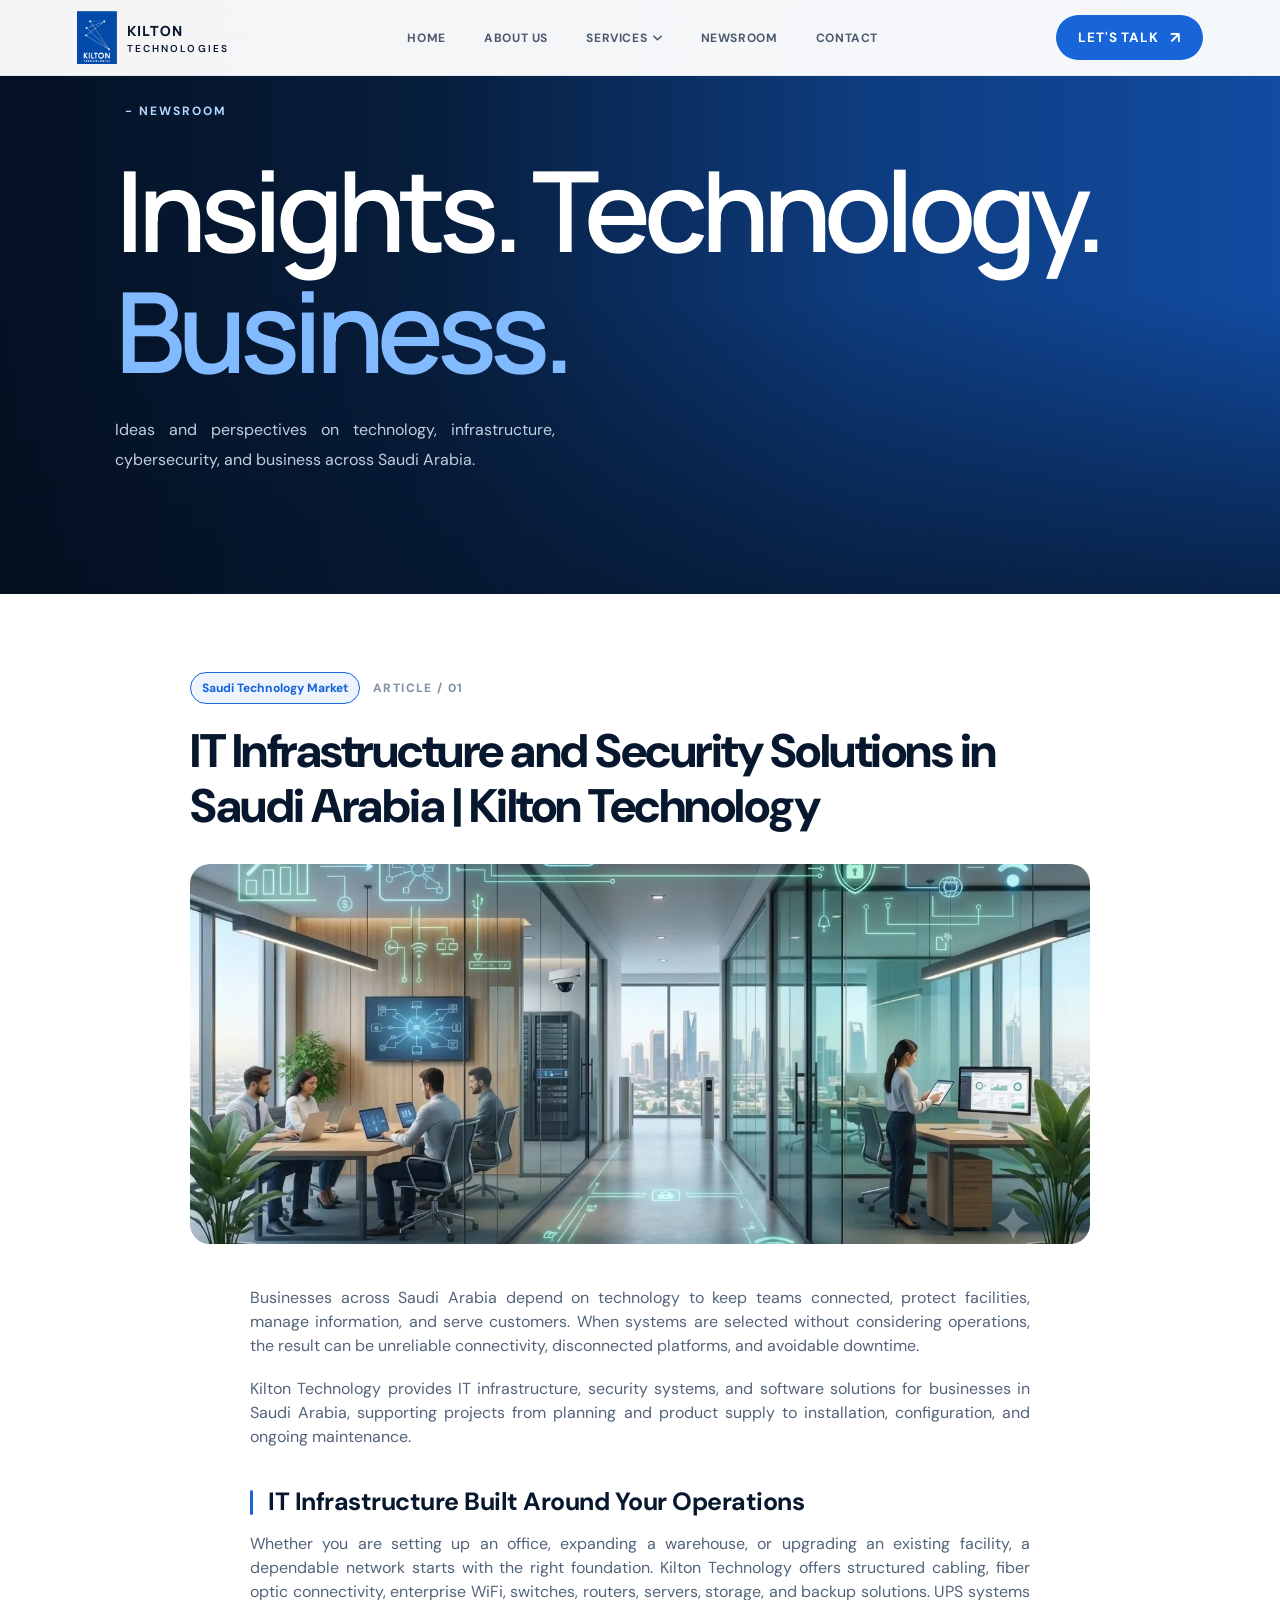
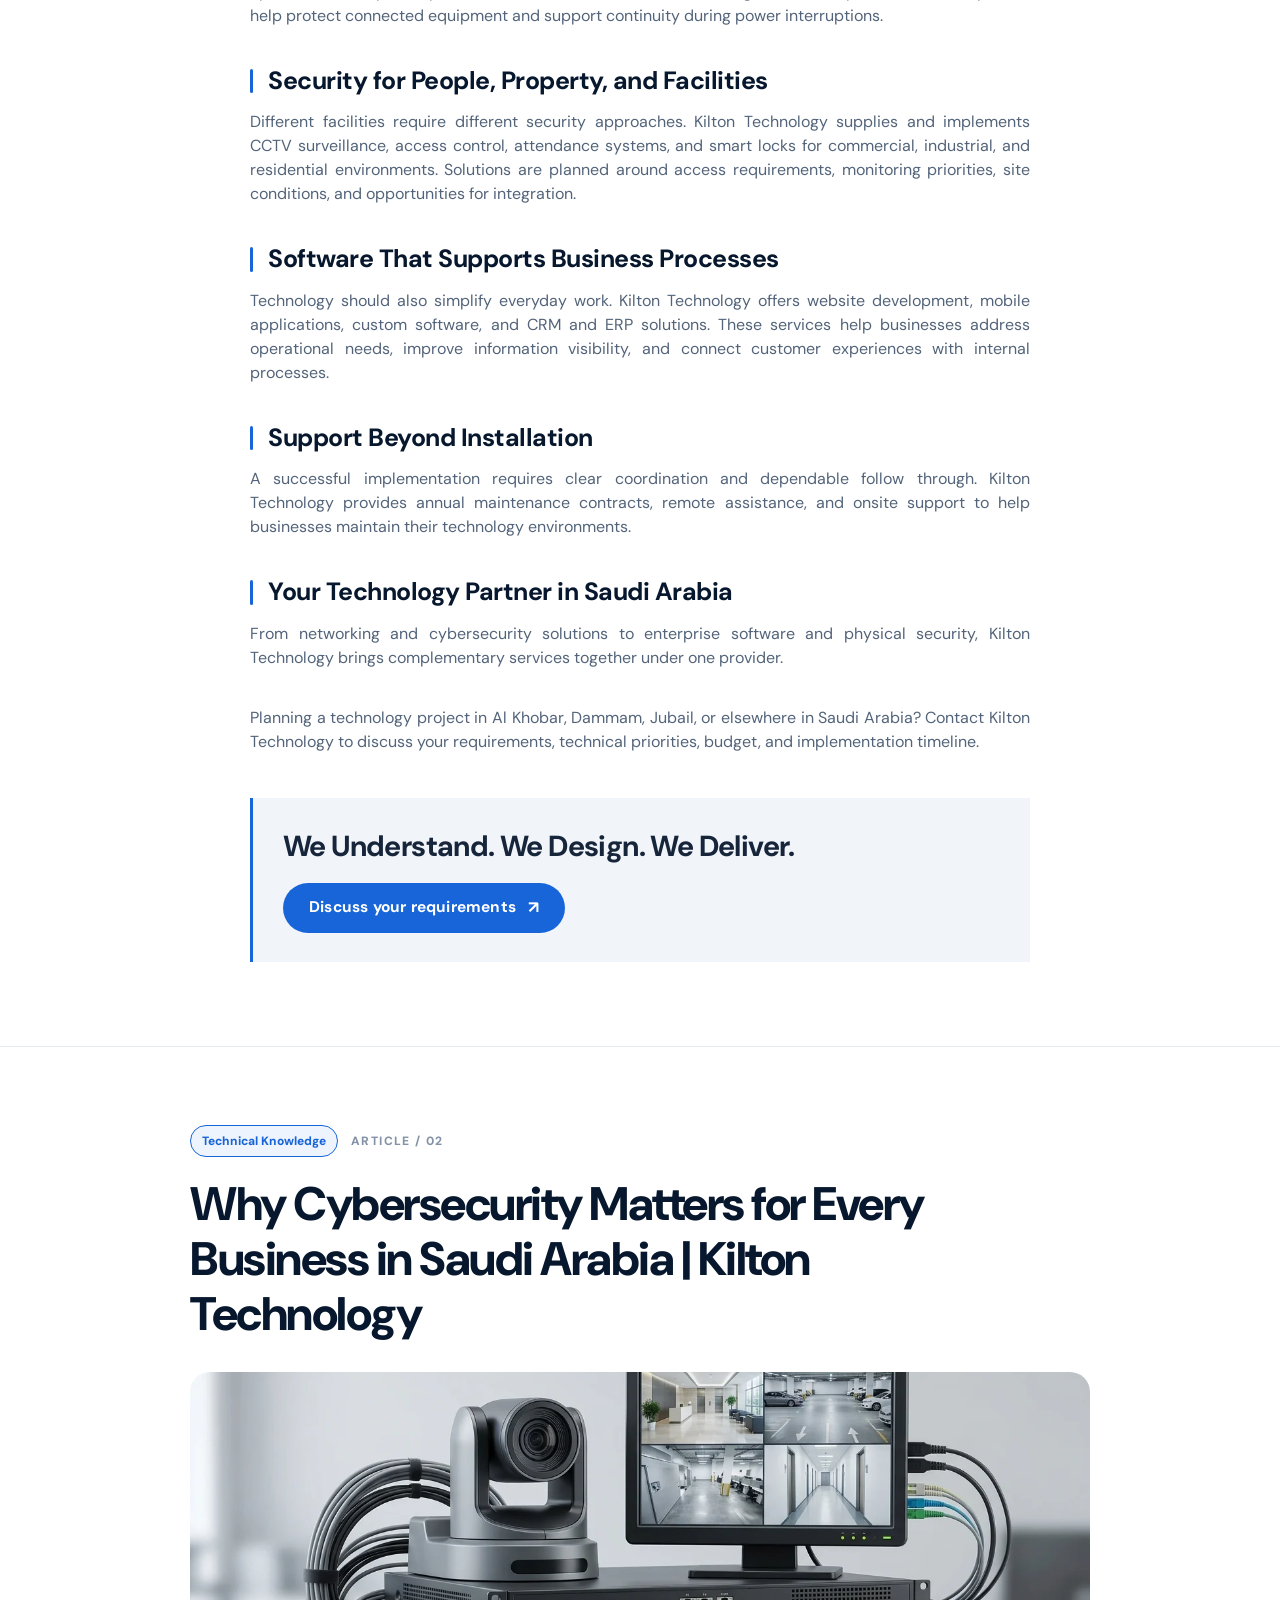
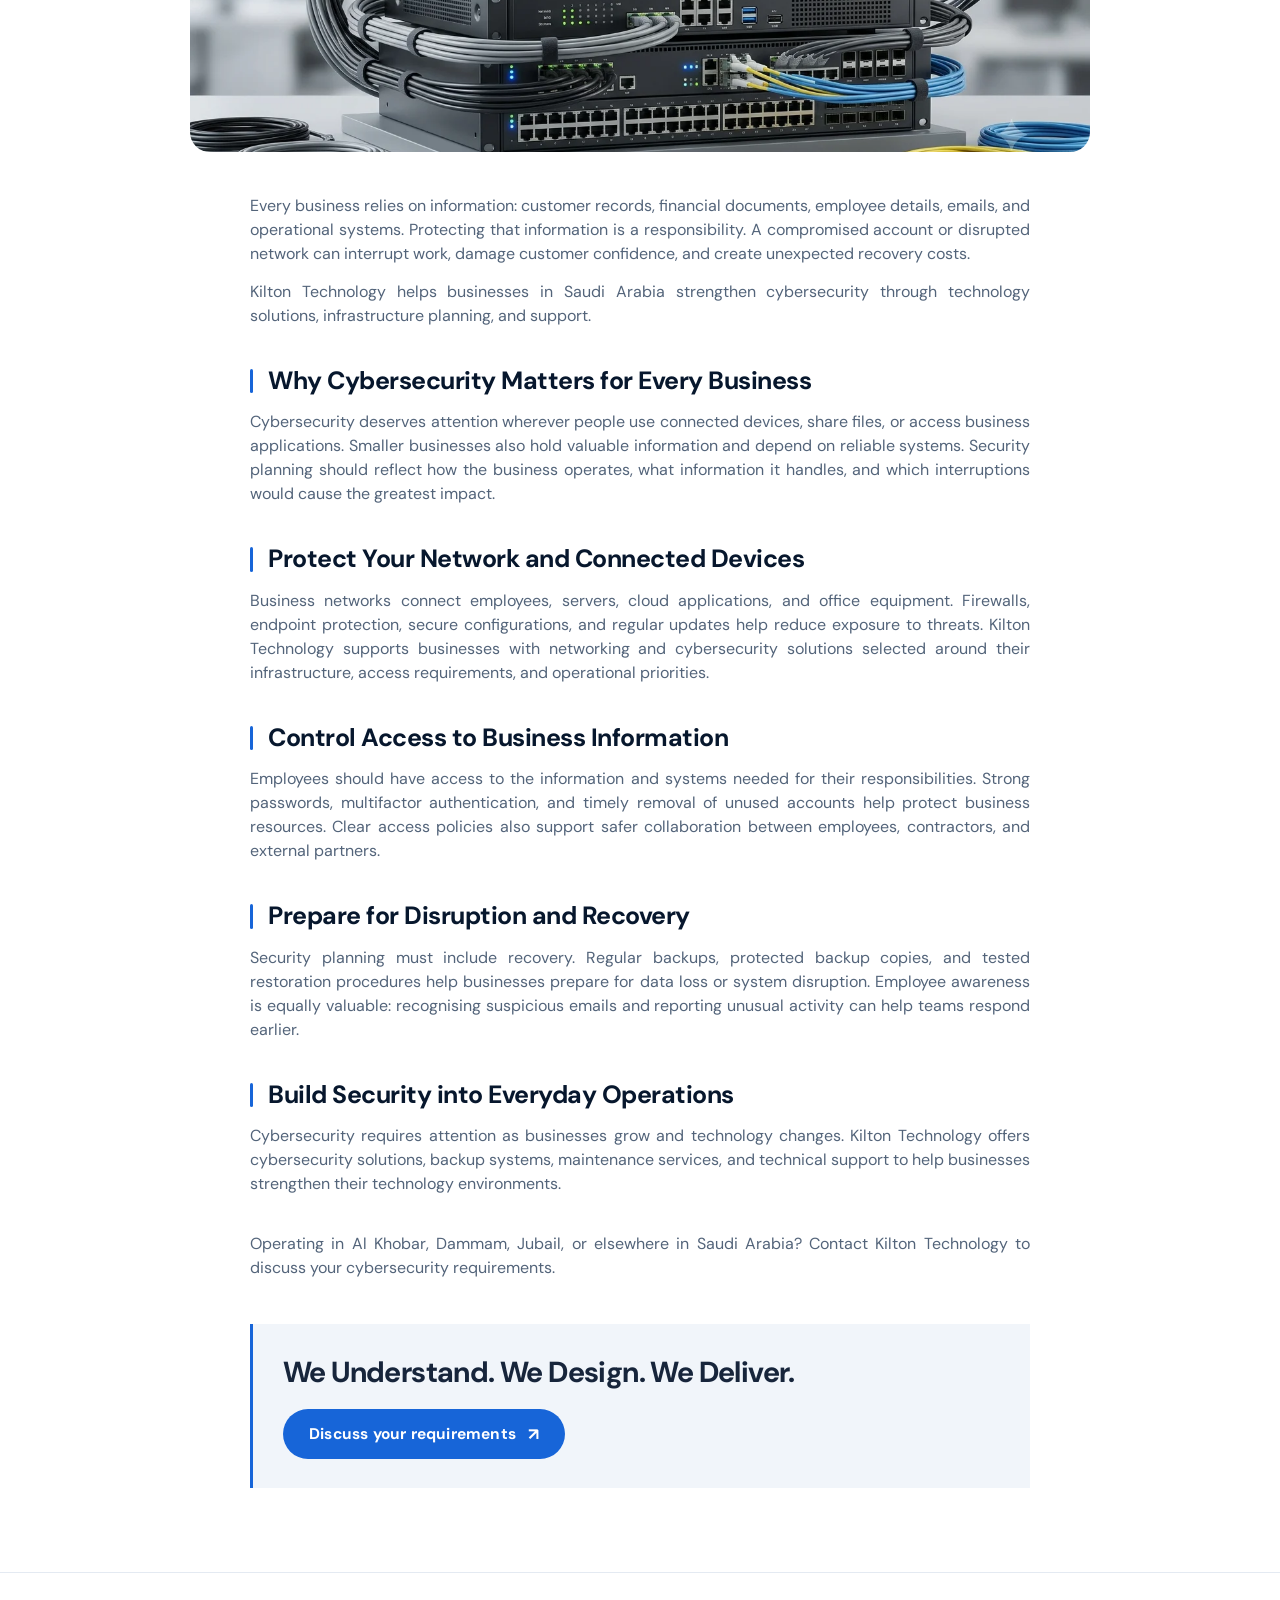
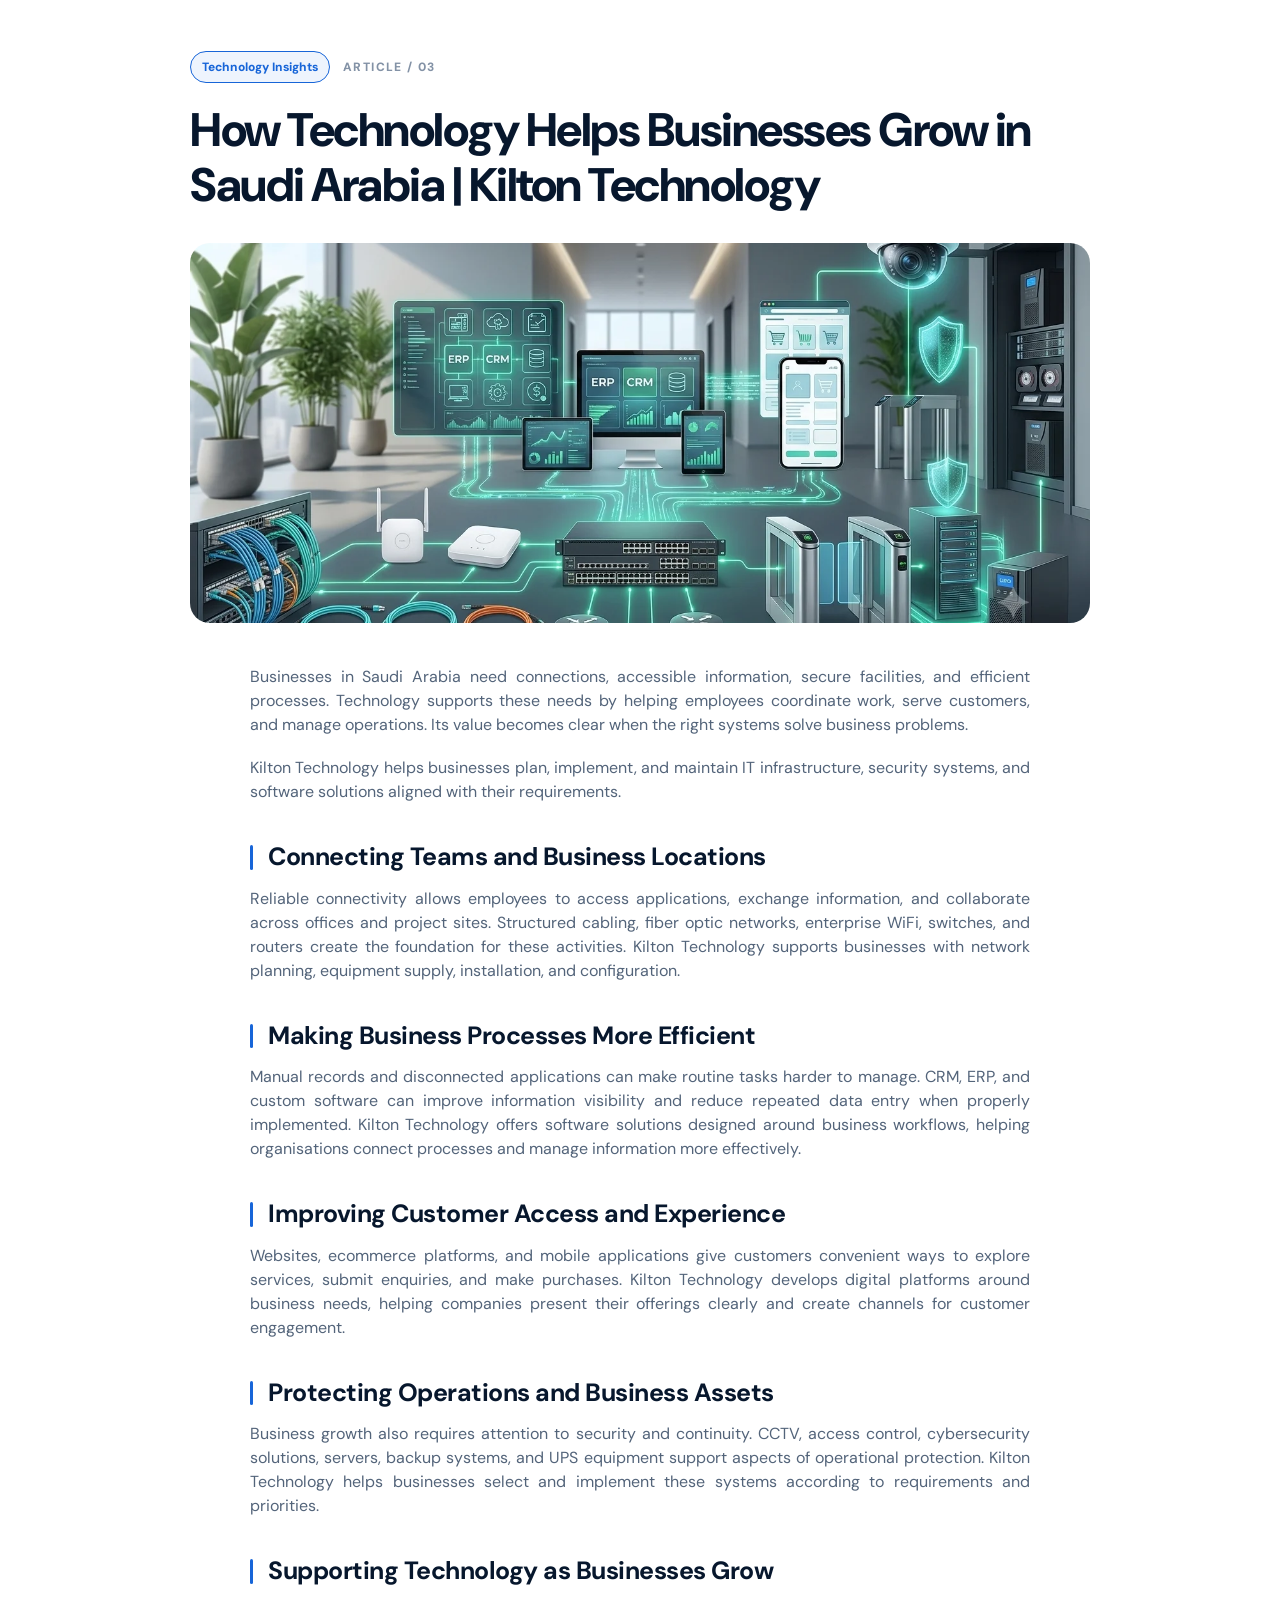
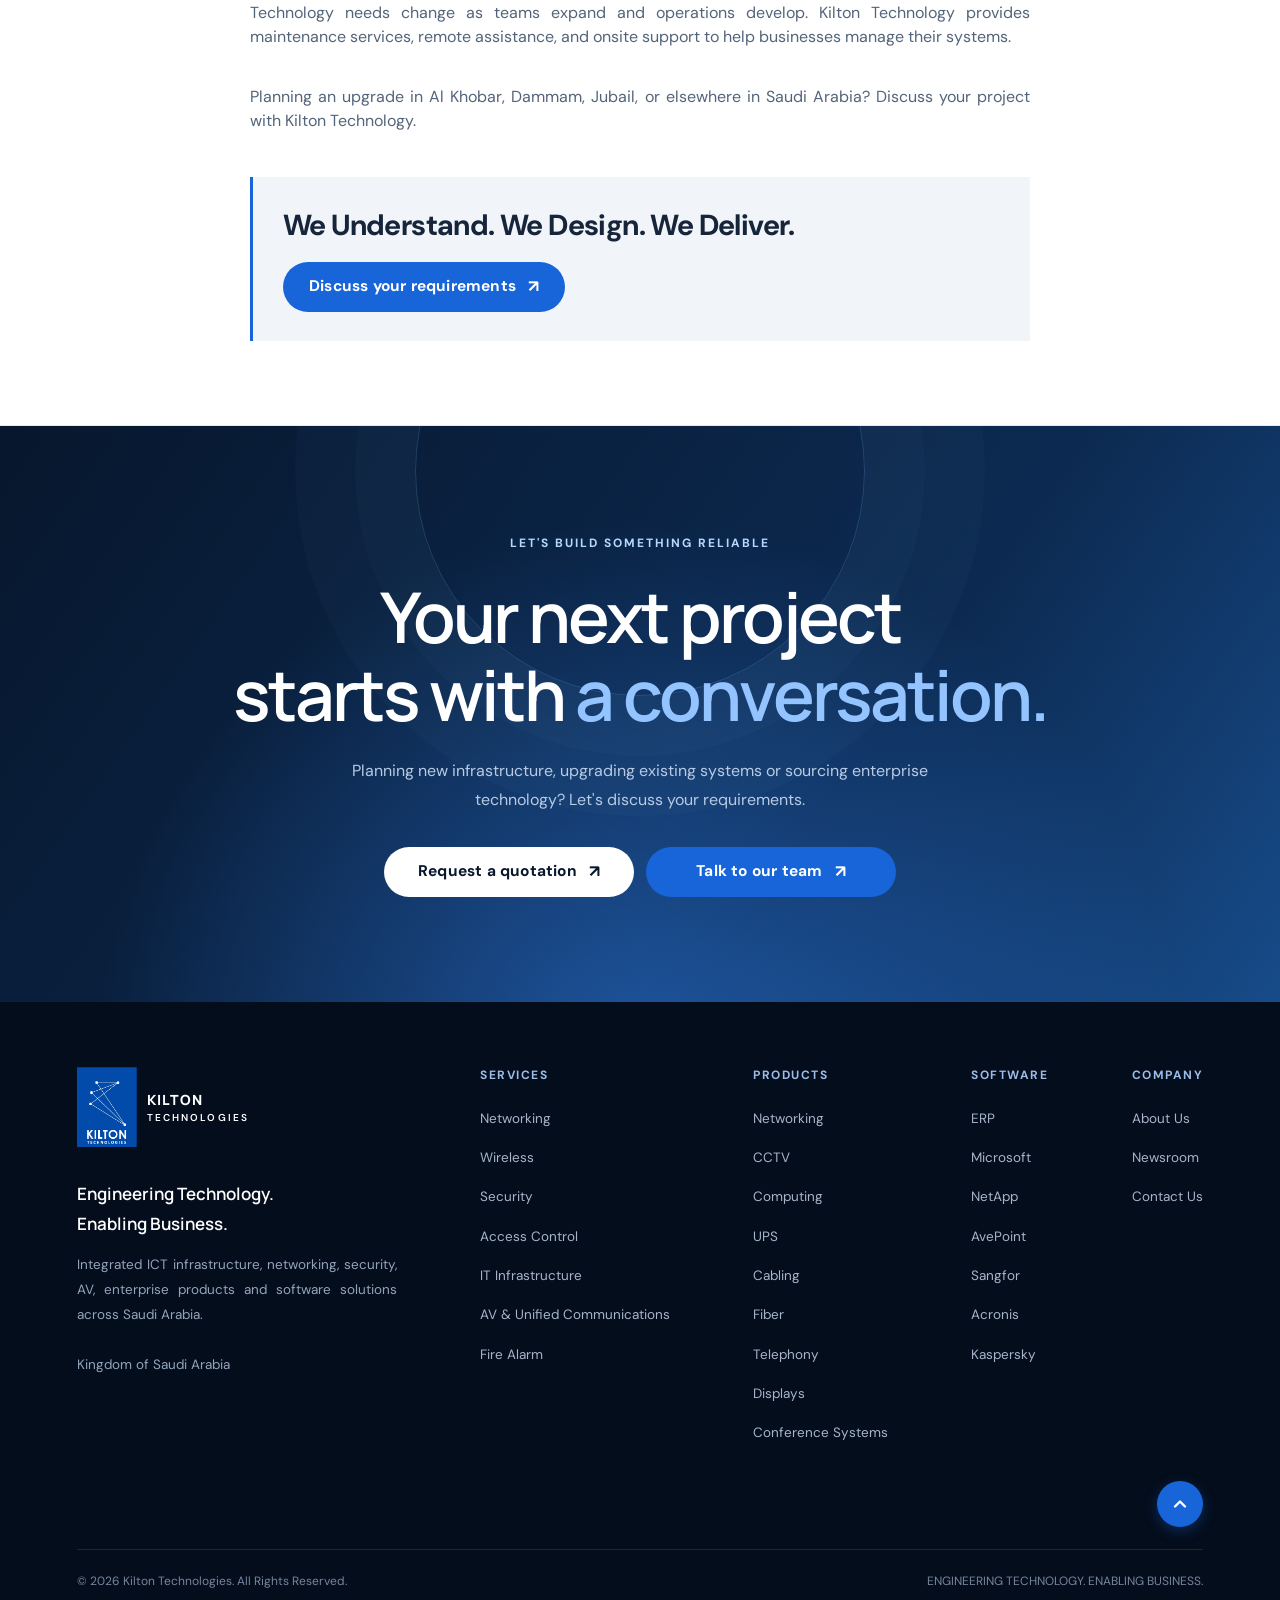
<file: newsroom.html>
<!doctype html>
<html lang="en">
	<head>
		<meta charset="UTF-8" />
		<meta name="viewport" content="width=device-width, initial-scale=1.0" />
		<meta
			name="description"
			content="Kilton Technologies delivers integrated ICT infrastructure, networking, security, AV, enterprise products and software solutions across Saudi Arabia."
		/>
		<title>Newsroom | Engineering Technology</title>
		<link rel="icon" type="image/x-icon" href="/favicon.ico" />
		<link rel="icon" type="image/png" sizes="32x32" href="/assets/favicon-32x32.png" />
		<link rel="icon" type="image/png" sizes="16x16" href="/assets/favicon-16x16.png" />
		<link rel="apple-touch-icon" sizes="180x180" href="/assets/apple-touch-icon.png" />
		<link rel="stylesheet" href="style.css" />
		<link rel="preconnect" href="https://fonts.googleapis.com" />
		<link rel="preconnect" href="https://fonts.gstatic.com" crossorigin />
		<link
			href="https://fonts.googleapis.com/css2?family=DM+Sans:wght@400;500;600;700&family=Manrope:wght@400;500;600;700;800&display=swap"
			rel="stylesheet"
		/>
	</head>
	<body>
		<header class="header">
			<a href="/" class="brand" aria-label="Kilton Technologies home">
				<img src="/assets/logo.webp" width="40" />
				<span class="brand-name">KILTON<span> TECHNOLOGIES</span></span>
			</a>

			<button
				class="menu-toggle"
				aria-label="Open navigation"
				aria-expanded="false"
				aria-controls="navigation"
			>
				<span></span><span></span>
			</button>

			<nav class="nav" id="navigation">
				<a href="/">Home</a>
				<a href="about.html">About Us</a>
				<div class="nav-item has-dropdown">
					<a href="services.html" class="nav-link dropdown-trigger" aria-haspopup="true" aria-expanded="false">
						Services
						<svg class="dropdown-icon" width="9" height="6" viewBox="0 0 10 6" fill="none" xmlns="http://www.w3.org/2000/svg">
							<path d="M1 1L5 5L9 1" stroke="currentColor" stroke-width="1.8" stroke-linecap="round" stroke-linejoin="round"/>
						</svg>
					</a>
					<div class="nav-dropdown">
						<a href="services.html" class="dropdown-item dropdown-overview">
							<span>All Services Overview</span>
							<span class="dropdown-arrow">↗</span>
						</a>
						<div class="dropdown-divider"></div>
						<a href="services.html#networking" class="dropdown-item">Networking Solutions</a>
						<a href="services.html#wireless" class="dropdown-item">Wireless Solutions</a>
						<a href="services.html#security" class="dropdown-item">Security & Surveillance</a>
						<a href="services.html#access-control" class="dropdown-item">Access Control</a>
						<a href="services.html#infrastructure" class="dropdown-item">IT Infrastructure</a>
						<a href="services.html#av-unified" class="dropdown-item">AV & Unified Communications</a>
						<a href="services.html#fire-systems" class="dropdown-item">Fire Alarm Systems</a>
						<a href="services.html#products" class="dropdown-item">Enterprise Products</a>
						<a href="services.html#software" class="dropdown-item">Software Solutions</a>
					</div>
				</div>
				<a href="newsroom.html">Newsroom</a>
				<a href="contact.html">Contact</a>
			</nav>

			<a href="contact.html" class="header-cta"
				>LET'S TALK <span>↗</span></a
			>
		</header>

		<main>
			<section class="nw-hero">
				<div class="nw-hero-shade"></div>

				<div class="nw-hero-content">
					<div class="eyebrow light-eyebrow">
						<span></span>- NEWSROOM
					</div>

					<h1>Insights. Technology.<br /><span>Business.</span></h1>

					<p>
						Ideas and perspectives on technology, infrastructure,
						cybersecurity, and business across Saudi Arabia.
					</p>
				</div>
			</section>

			<article class="kt-news-article" id="article-1">
				<header class="kt-news-article-head">
					<div class="kt-news-meta">
						<span class="kt-news-category"
							>Saudi Technology Market</span
						><span class="kt-news-number">ARTICLE / 01</span>
					</div>
					<h2>
						IT Infrastructure and Security Solutions in Saudi Arabia
						| Kilton Technology
					</h2>
				</header>
				<div class="kt-news-image">
					<img
						src="./assets/article1.webp"
						alt="IT Infrastructure and Security Solutions in Saudi Arabia | Kilton Technology"
					/>
				</div>
				<div class="kt-news-body">
					<p>
						Businesses across Saudi Arabia depend on technology to
						keep teams connected, protect facilities, manage
						information, and serve customers. When systems are
						selected without considering operations, the result can
						be unreliable connectivity, disconnected platforms, and
						avoidable downtime.
					</p>
					<p>
						Kilton Technology provides IT infrastructure, security
						systems, and software solutions for businesses in Saudi
						Arabia, supporting projects from planning and product
						supply to installation, configuration, and ongoing
						maintenance.
					</p>
					<section class="kt-news-copy-section">
						<h3>IT Infrastructure Built Around Your Operations</h3>
						<p>
							Whether you are setting up an office, expanding a
							warehouse, or upgrading an existing facility, a
							dependable network starts with the right foundation.
							Kilton Technology offers structured cabling, fiber
							optic connectivity, enterprise WiFi, switches,
							routers, servers, storage, and backup solutions. UPS
							systems help protect connected equipment and support
							continuity during power interruptions.
						</p>
					</section>
					<section class="kt-news-copy-section">
						<h3>Security for People, Property, and Facilities</h3>
						<p>
							Different facilities require different security
							approaches. Kilton Technology supplies and
							implements CCTV surveillance, access control,
							attendance systems, and smart locks for commercial,
							industrial, and residential environments. Solutions
							are planned around access requirements, monitoring
							priorities, site conditions, and opportunities for
							integration.
						</p>
					</section>
					<section class="kt-news-copy-section">
						<h3>Software That Supports Business Processes</h3>
						<p>
							Technology should also simplify everyday work.
							Kilton Technology offers website development, mobile
							applications, custom software, and CRM and ERP
							solutions. These services help businesses address
							operational needs, improve information visibility,
							and connect customer experiences with internal
							processes.
						</p>
					</section>
					<section class="kt-news-copy-section">
						<h3>Support Beyond Installation</h3>
						<p>
							A successful implementation requires clear
							coordination and dependable follow through. Kilton
							Technology provides annual maintenance contracts,
							remote assistance, and onsite support to help
							businesses maintain their technology environments.
						</p>
					</section>
					<section class="kt-news-copy-section">
						<h3>Your Technology Partner in Saudi Arabia</h3>
						<p>
							From networking and cybersecurity solutions to
							enterprise software and physical security, Kilton
							Technology brings complementary services together
							under one provider.
						</p>
					</section>
					<section class="kt-news-copy-section">
						<p>
							Planning a technology project in Al Khobar, Dammam,
							Jubail, or elsewhere in Saudi Arabia? Contact Kilton
							Technology to discuss your requirements, technical
							priorities, budget, and implementation timeline.
						</p>
					</section>
					<div class="kt-news-closing">
						<h3>We Understand. We Design. We Deliver.</h3>
						<a href="contact.html" class="button button-blue"
							>Discuss your requirements <span>↗</span></a
						>
					</div>
				</div>
			</article>

			<article
				class="kt-news-article"
				id="article-2"
			>
				<header class="kt-news-article-head">
					<div class="kt-news-meta">
						<span class="kt-news-category">Technical Knowledge</span
						><span class="kt-news-number">ARTICLE / 02</span>
					</div>
					<h2>
						Why Cybersecurity Matters for Every Business in Saudi
						Arabia | Kilton Technology
					</h2>
				</header>
				<div class="kt-news-image">
					<img
						src="./assets/article2.webp"
						alt="Why Cybersecurity Matters for Every Business in Saudi Arabia | Kilton Technology"
					/>
				</div>
				<div class="kt-news-body">
					<section class="kt-news-copy-section">
						<p>
							Every business relies on information: customer
							records, financial documents, employee details,
							emails, and operational systems. Protecting that
							information is a responsibility. A compromised
							account or disrupted network can interrupt work,
							damage customer confidence, and create unexpected
							recovery costs.
						</p>
						<p>
							Kilton Technology helps businesses in Saudi Arabia
							strengthen cybersecurity through technology
							solutions, infrastructure planning, and support.
						</p>
					</section>
					<section class="kt-news-copy-section">
						<h3>Why Cybersecurity Matters for Every Business</h3>
						<p>
							Cybersecurity deserves attention wherever people use
							connected devices, share files, or access business
							applications. Smaller businesses also hold valuable
							information and depend on reliable systems. Security
							planning should reflect how the business operates,
							what information it handles, and which interruptions
							would cause the greatest impact.
						</p>
					</section>
					<section class="kt-news-copy-section">
						<h3>Protect Your Network and Connected Devices</h3>
						<p>
							Business networks connect employees, servers, cloud
							applications, and office equipment. Firewalls,
							endpoint protection, secure configurations, and
							regular updates help reduce exposure to threats.
							Kilton Technology supports businesses with
							networking and cybersecurity solutions selected
							around their infrastructure, access requirements,
							and operational priorities.
						</p>
					</section>
					<section class="kt-news-copy-section">
						<h3>Control Access to Business Information</h3>
						<p>
							Employees should have access to the information and
							systems needed for their responsibilities. Strong
							passwords, multifactor authentication, and timely
							removal of unused accounts help protect business
							resources. Clear access policies also support safer
							collaboration between employees, contractors, and
							external partners.
						</p>
					</section>
					<section class="kt-news-copy-section">
						<h3>Prepare for Disruption and Recovery</h3>
						<p>
							Security planning must include recovery. Regular
							backups, protected backup copies, and tested
							restoration procedures help businesses prepare for
							data loss or system disruption. Employee awareness
							is equally valuable: recognising suspicious emails
							and reporting unusual activity can help teams
							respond earlier.
						</p>
					</section>
					<section class="kt-news-copy-section">
						<h3>Build Security into Everyday Operations</h3>
						<p>
							Cybersecurity requires attention as businesses grow
							and technology changes. Kilton Technology offers
							cybersecurity solutions, backup systems, maintenance
							services, and technical support to help businesses
							strengthen their technology environments.
						</p>
					</section>
					<section class="kt-news-copy-section">
						<p>
							Operating in Al Khobar, Dammam, Jubail, or elsewhere
							in Saudi Arabia? Contact Kilton Technology to
							discuss your cybersecurity requirements.
						</p>
					</section>
					<div class="kt-news-closing">
						<h3>We Understand. We Design. We Deliver.</h3>
						<a href="contact.html" class="button button-blue"
							>Discuss your requirements <span>↗</span></a
						>
					</div>
				</div>
			</article>

			<article class="kt-news-article" id="article-3">
				<header class="kt-news-article-head">
					<div class="kt-news-meta">
						<span class="kt-news-category">Technology Insights</span
						><span class="kt-news-number">ARTICLE / 03</span>
					</div>
					<h2>
						How Technology Helps Businesses Grow in Saudi Arabia |
						Kilton Technology
					</h2>
				</header>
				<div class="kt-news-image">
					<img
						src="./assets/article3.webp"
						alt="How Technology Helps Businesses Grow in Saudi Arabia | Kilton Technology"
					/>
				</div>
				<div class="kt-news-body">
					<p>
						Businesses in Saudi Arabia need connections, accessible
						information, secure facilities, and efficient processes.
						Technology supports these needs by helping employees
						coordinate work, serve customers, and manage operations.
						Its value becomes clear when the right systems solve
						business problems.
					</p>
					<p>
						Kilton Technology helps businesses plan, implement, and
						maintain IT infrastructure, security systems, and
						software solutions aligned with their requirements.
					</p>
					<section class="kt-news-copy-section">
						<h3>Connecting Teams and Business Locations</h3>
						<p>
							Reliable connectivity allows employees to access
							applications, exchange information, and collaborate
							across offices and project sites. Structured
							cabling, fiber optic networks, enterprise WiFi,
							switches, and routers create the foundation for
							these activities. Kilton Technology supports
							businesses with network planning, equipment supply,
							installation, and configuration.
						</p>
					</section>
					<section class="kt-news-copy-section">
						<h3>Making Business Processes More Efficient</h3>
						<p>
							Manual records and disconnected applications can
							make routine tasks harder to manage. CRM, ERP, and
							custom software can improve information visibility
							and reduce repeated data entry when properly
							implemented. Kilton Technology offers software
							solutions designed around business workflows,
							helping organisations connect processes and manage
							information more effectively.
						</p>
					</section>
					<section class="kt-news-copy-section">
						<h3>Improving Customer Access and Experience</h3>
						<p>
							Websites, ecommerce platforms, and mobile
							applications give customers convenient ways to
							explore services, submit enquiries, and make
							purchases. Kilton Technology develops digital
							platforms around business needs, helping companies
							present their offerings clearly and create channels
							for customer engagement.
						</p>
					</section>
					<section class="kt-news-copy-section">
						<h3>Protecting Operations and Business Assets</h3>
						<p>
							Business growth also requires attention to security
							and continuity. CCTV, access control, cybersecurity
							solutions, servers, backup systems, and UPS
							equipment support aspects of operational protection.
							Kilton Technology helps businesses select and
							implement these systems according to requirements
							and priorities.
						</p>
					</section>
					<section class="kt-news-copy-section">
						<h3>Supporting Technology as Businesses Grow</h3>
						<p>
							Technology needs change as teams expand and
							operations develop. Kilton Technology provides
							maintenance services, remote assistance, and onsite
							support to help businesses manage their systems.
						</p>
					</section>
					<section class="kt-news-copy-section">
						<p>
							Planning an upgrade in Al Khobar, Dammam, Jubail, or
							elsewhere in Saudi Arabia? Discuss your project with
							Kilton Technology.
						</p>
					</section>
					<div class="kt-news-closing">
						<h3>We Understand. We Design. We Deliver.</h3>
						<a href="contact.html" class="button button-blue"
							>Discuss your requirements <span>↗</span></a
						>
					</div>
				</div>
			</article>

            <section class="contact-cta" id="contact">
				<div class="cta-glow"></div>
				<span class="eyebrow light-eyebrow"
					>LET'S BUILD SOMETHING RELIABLE</span
				>
				<h2>
					Your next project<br />starts with
					<span>a conversation.</span>
				</h2>
				<p>
					Planning new infrastructure, upgrading existing systems or
					sourcing enterprise technology? Let's discuss your
					requirements.
				</p>
				<div class="hero-actions">
					<a
						href="mailto:sales@kiltontech.com"
						class="button button-light"
						>Request a quotation <span>↗</span></a
					>
					<a
						href="https://wa.me/966556581721"
						class="button button-blue"
						target="_blank"
						rel="noopener noreferrer"
						>Talk to our team <span>↗</span></a
					>
				</div>
			</section>
		</main>

		<footer class="footer">
			<div class="footer-main">
				<div class="footer-brand">
					<a href="/" class="brand footer-logo">
						<img src="/assets/logo.webp" width="60" />

						<span class="brand-name"
							>KILTON<span> TECHNOLOGIES</span></span
						>
					</a>
					<p class="footer-tagline">
						Engineering Technology.<br />Enabling Business.
					</p>
					<p class="footer-description">
						Integrated ICT infrastructure, networking, security, AV,
						enterprise products and software solutions across Saudi
						Arabia.
						<br /><br />
						Kingdom of Saudi Arabia
					</p>
				</div>

				<div class="footer-column">
					<h4>SERVICES</h4>
					<a href="services.html#networking">Networking</a>
					<a href="services.html#wireless">Wireless</a>
					<a href="services.html#security">Security</a>
					<a href="services.html#access-control">Access Control</a>
					<a href="services.html#infrastructure">IT Infrastructure</a>
					<a href="services.html#av-unified"
						>AV & Unified Communications</a
					>
					<a href="services.html#fire-systems">Fire Alarm</a>
				</div>

				<div class="footer-column">
					<h4>PRODUCTS</h4>
					<a href="services.html#products">Networking</a>
					<a href="services.html#products">CCTV</a>
					<a href="services.html#products">Computing</a>
					<a href="services.html#products">UPS</a>
					<a href="services.html#products">Cabling</a>
					<a href="services.html#products">Fiber</a>
					<a href="services.html#products">Telephony</a>
					<a href="services.html#products">Displays</a>
					<a href="services.html#products">Conference Systems</a>
				</div>

				<div class="footer-column">
					<h4>SOFTWARE</h4>
					<a href="services.html#software">ERP</a>
					<a href="services.html#software">Microsoft</a>
					<a href="services.html#software">NetApp</a>
					<a href="services.html#software">AvePoint</a>
					<a href="services.html#software">Sangfor</a>
					<a href="services.html#software">Acronis</a>
					<a href="services.html#software">Kaspersky</a>
				</div>

				<div class="footer-column">
					<h4>COMPANY</h4>
					<a href="about.html">About Us</a>
					<a href="newsroom.html">Newsroom</a>
					<a href="contact.html">Contact Us</a>
				</div>
			</div>

			<div class="footer-action">
				<button
					type="button"
					class="back-to-top"
					id="backToTop"
					aria-label="Back to top"
					title="Back to top"
					onclick="window.scrollTo({ top: 0, behavior: 'smooth' });"
				>
					<svg
						width="20"
						height="20"
						viewBox="0 0 24 24"
						fill="none"
						stroke="currentColor"
						stroke-width="2.8"
						stroke-linecap="round"
						stroke-linejoin="round"
						aria-hidden="true"
					>
						<polyline points="18 15 12 9 6 15"></polyline>
					</svg>
				</button>
			</div>

			<div class="footer-bottom">
				<span>© 2026 Kilton Technologies. All Rights Reserved.</span>
				<span>ENGINEERING TECHNOLOGY. ENABLING BUSINESS.</span>
			</div>
		</footer>

		<script>
			const backToTopBtn = document.getElementById("backToTop");
			if (backToTopBtn) {
				backToTopBtn.addEventListener("click", () => {
					window.scrollTo({ top: 0, behavior: "smooth" });
				});
			}

			const menuToggle = document.querySelector(".menu-toggle");
			const navigation = document.querySelector(".nav");
			const dropdownTrigger = document.querySelector(".dropdown-trigger");
			const hasDropdown = document.querySelector(".has-dropdown");

			menuToggle.addEventListener("click", () => {
				const isOpen =
					menuToggle.getAttribute("aria-expanded") === "true";
				menuToggle.setAttribute("aria-expanded", String(!isOpen));
				navigation.classList.toggle("nav-open", !isOpen);
			});

			const isMobile = () =>
				window.innerWidth <= 700 ||
				(menuToggle && window.getComputedStyle(menuToggle).display !== "none");

			if (dropdownTrigger && hasDropdown) {
				dropdownTrigger.addEventListener("click", (e) => {
					if (isMobile()) {
						e.preventDefault();
						const isOpen = hasDropdown.classList.toggle("dropdown-open");
						dropdownTrigger.setAttribute("aria-expanded", String(isOpen));
					}
				});
			}

			navigation.querySelectorAll("a").forEach((link) => {
				link.addEventListener("click", () => {
					if (link.classList.contains("dropdown-trigger") && isMobile()) {
						return;
					}
					navigation.classList.remove("nav-open");
					menuToggle.setAttribute("aria-expanded", "false");
					if (hasDropdown) {
						hasDropdown.classList.remove("dropdown-open");
					}
				});
			});
		</script>
	</body>
</html>
</file>
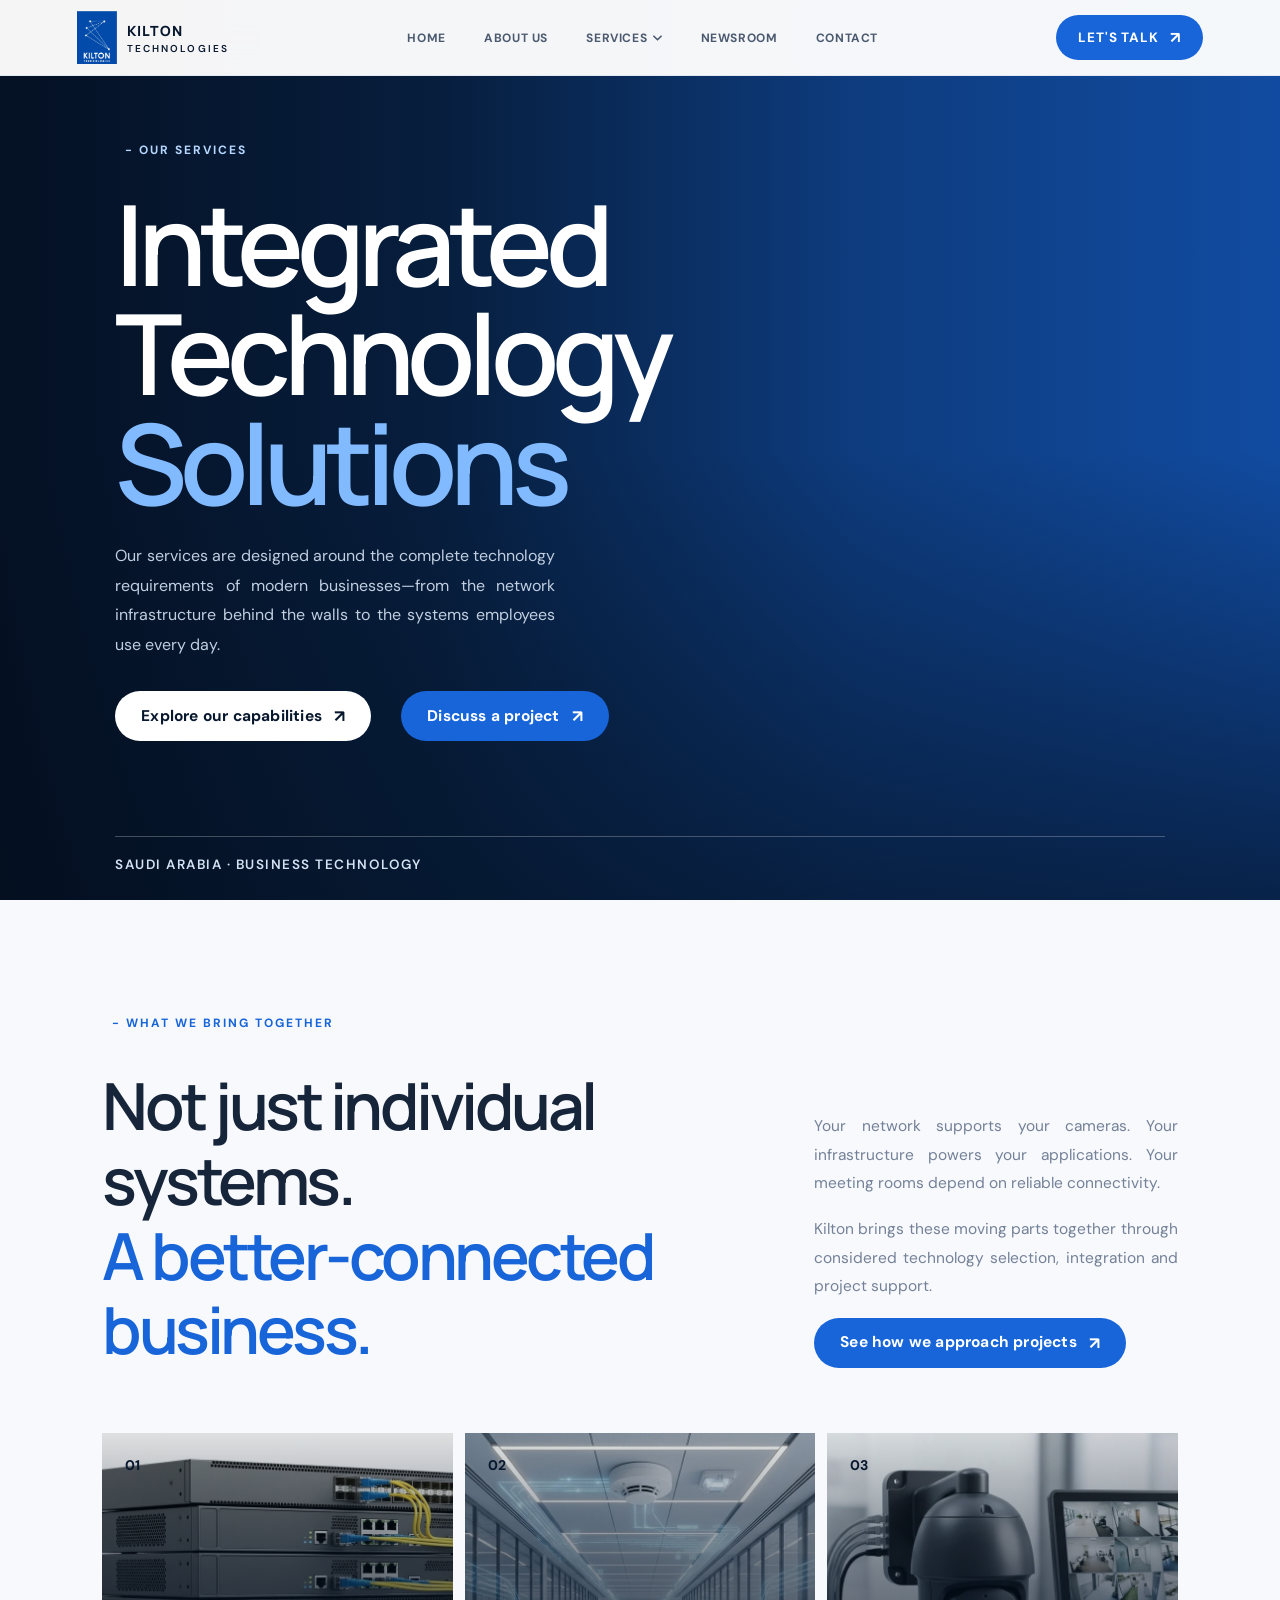
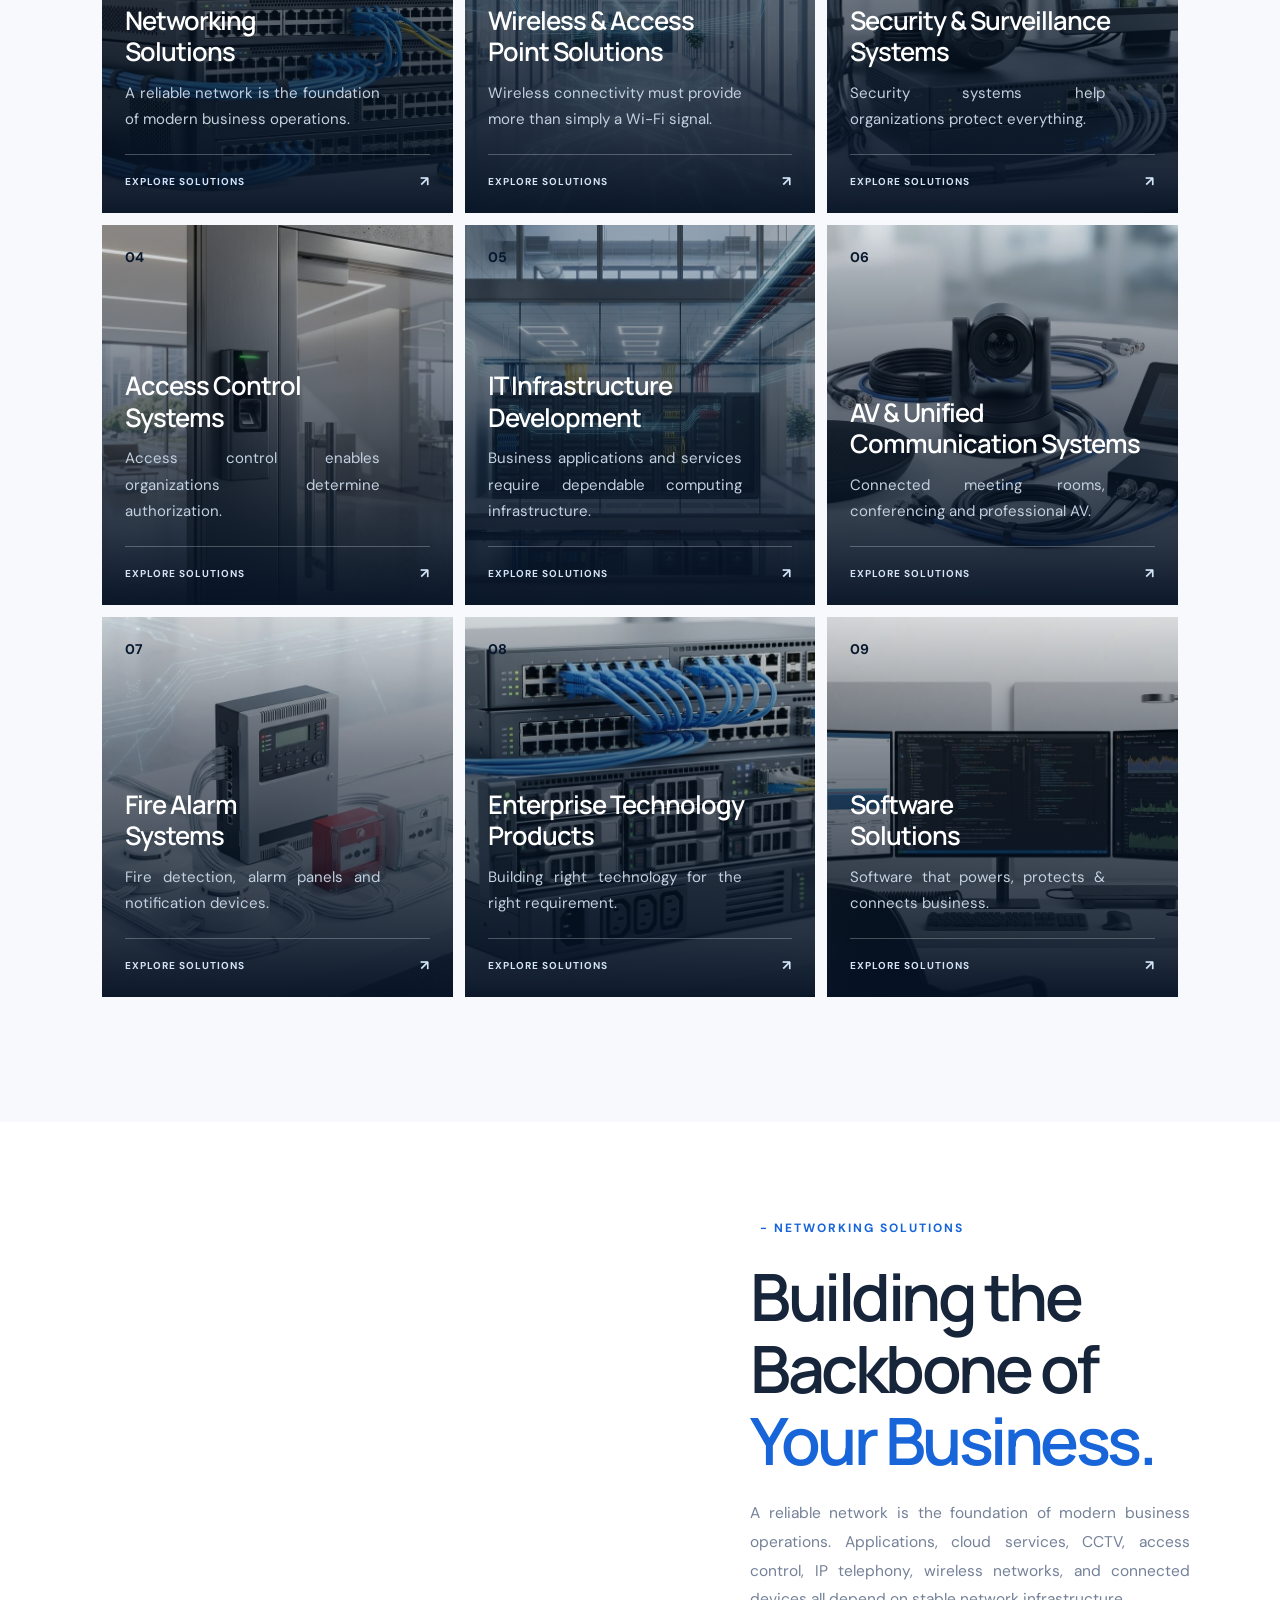
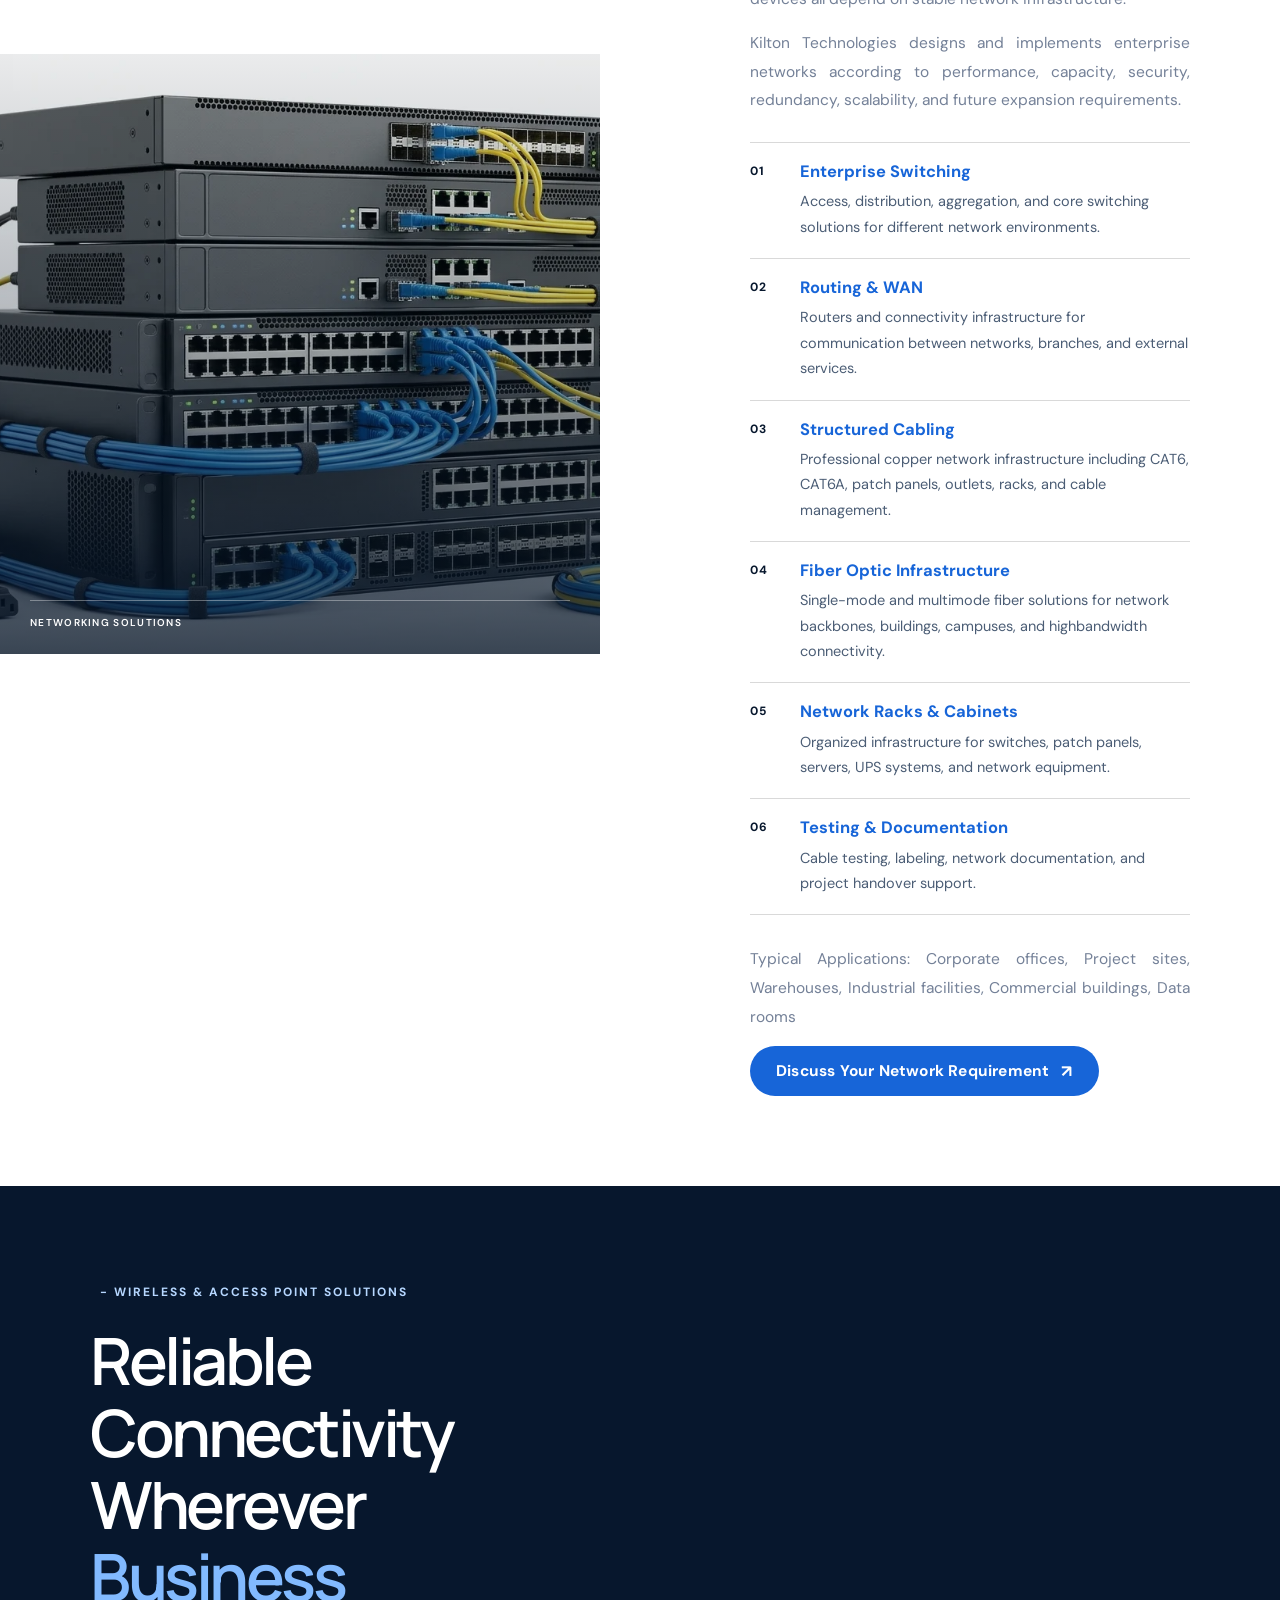
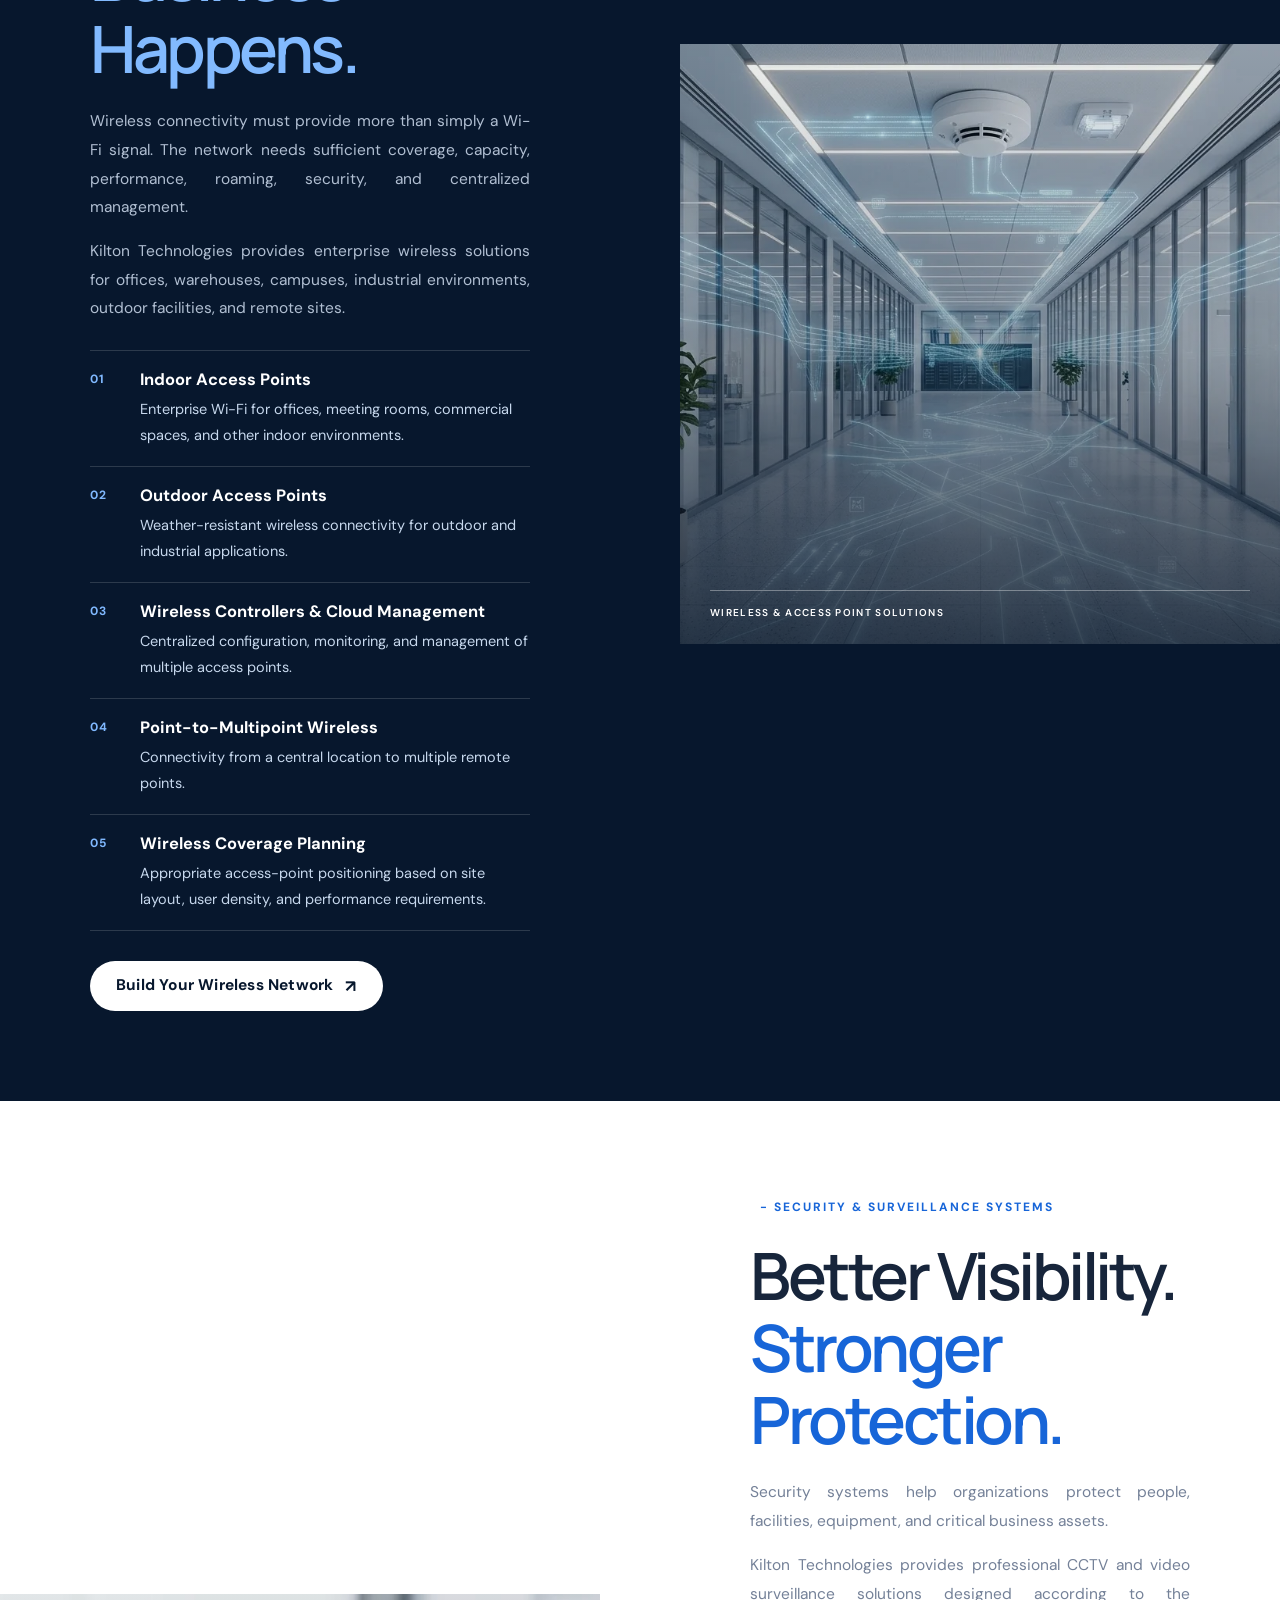
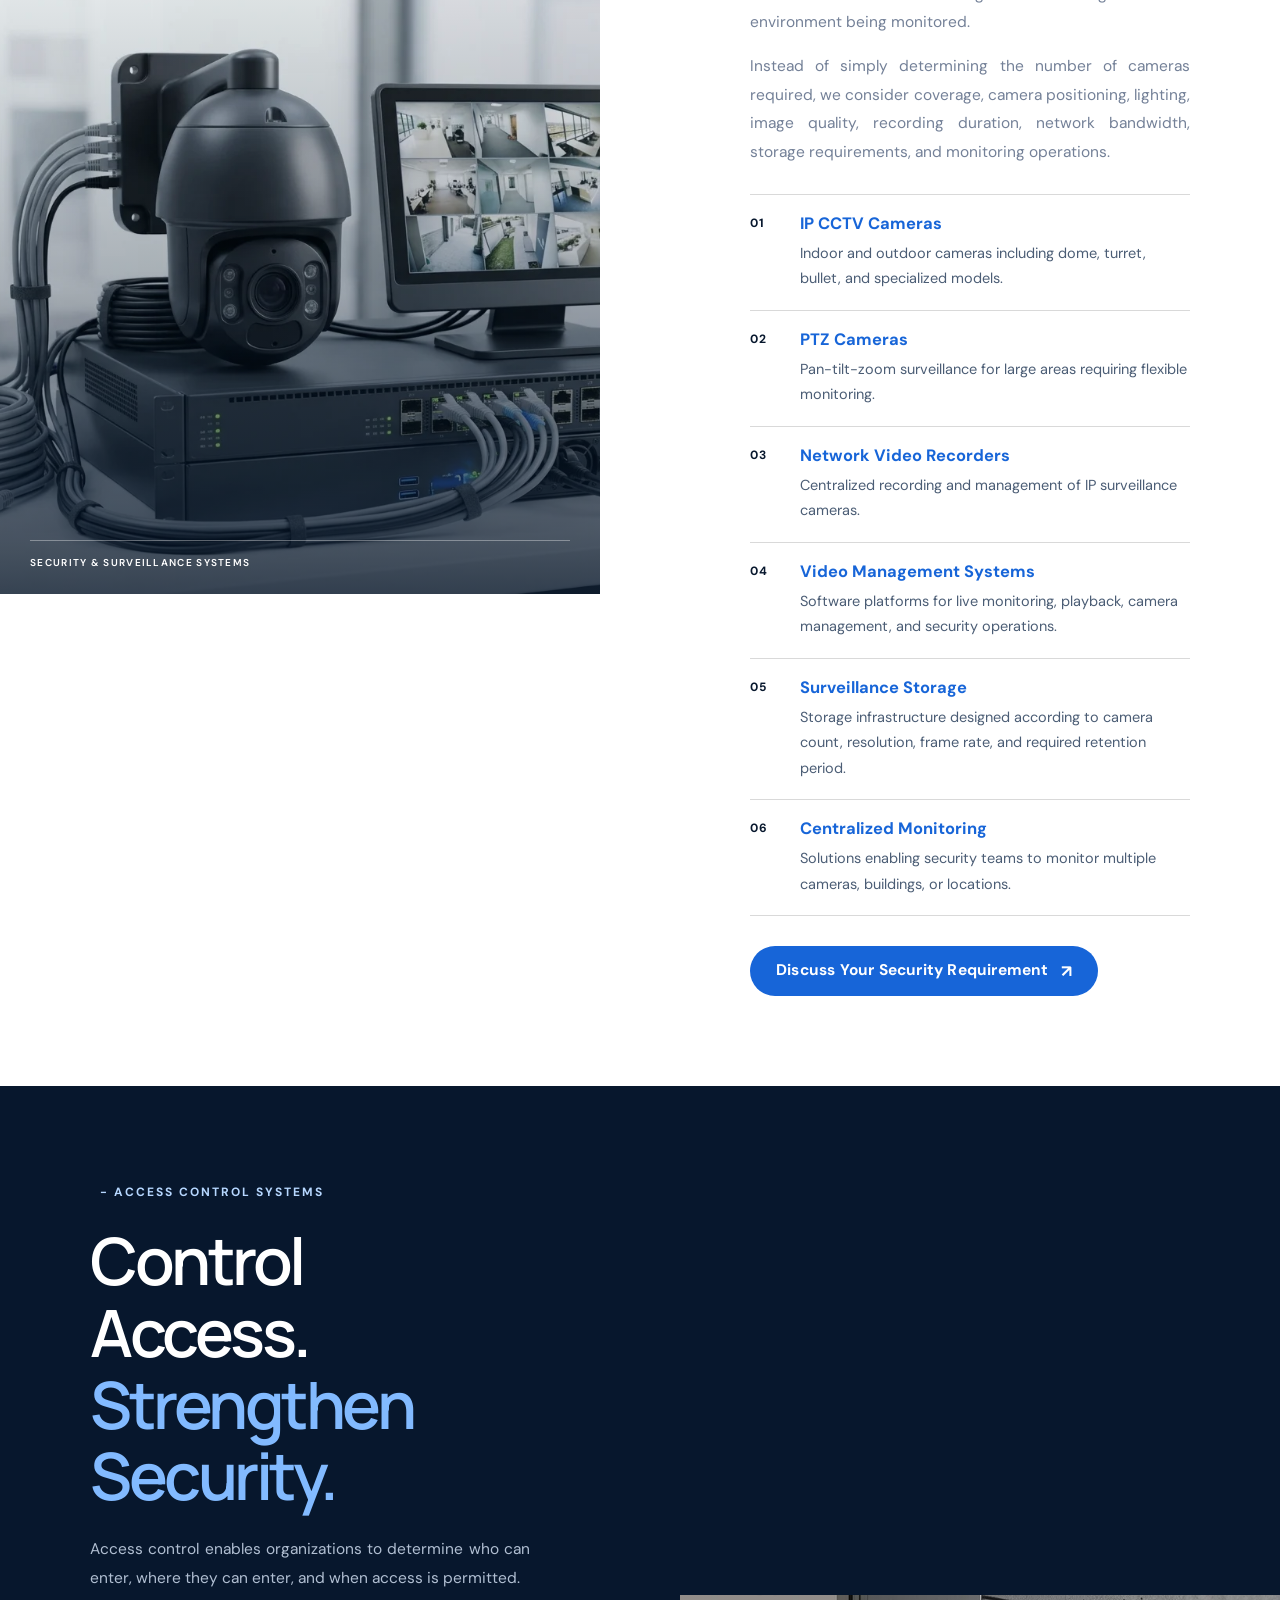
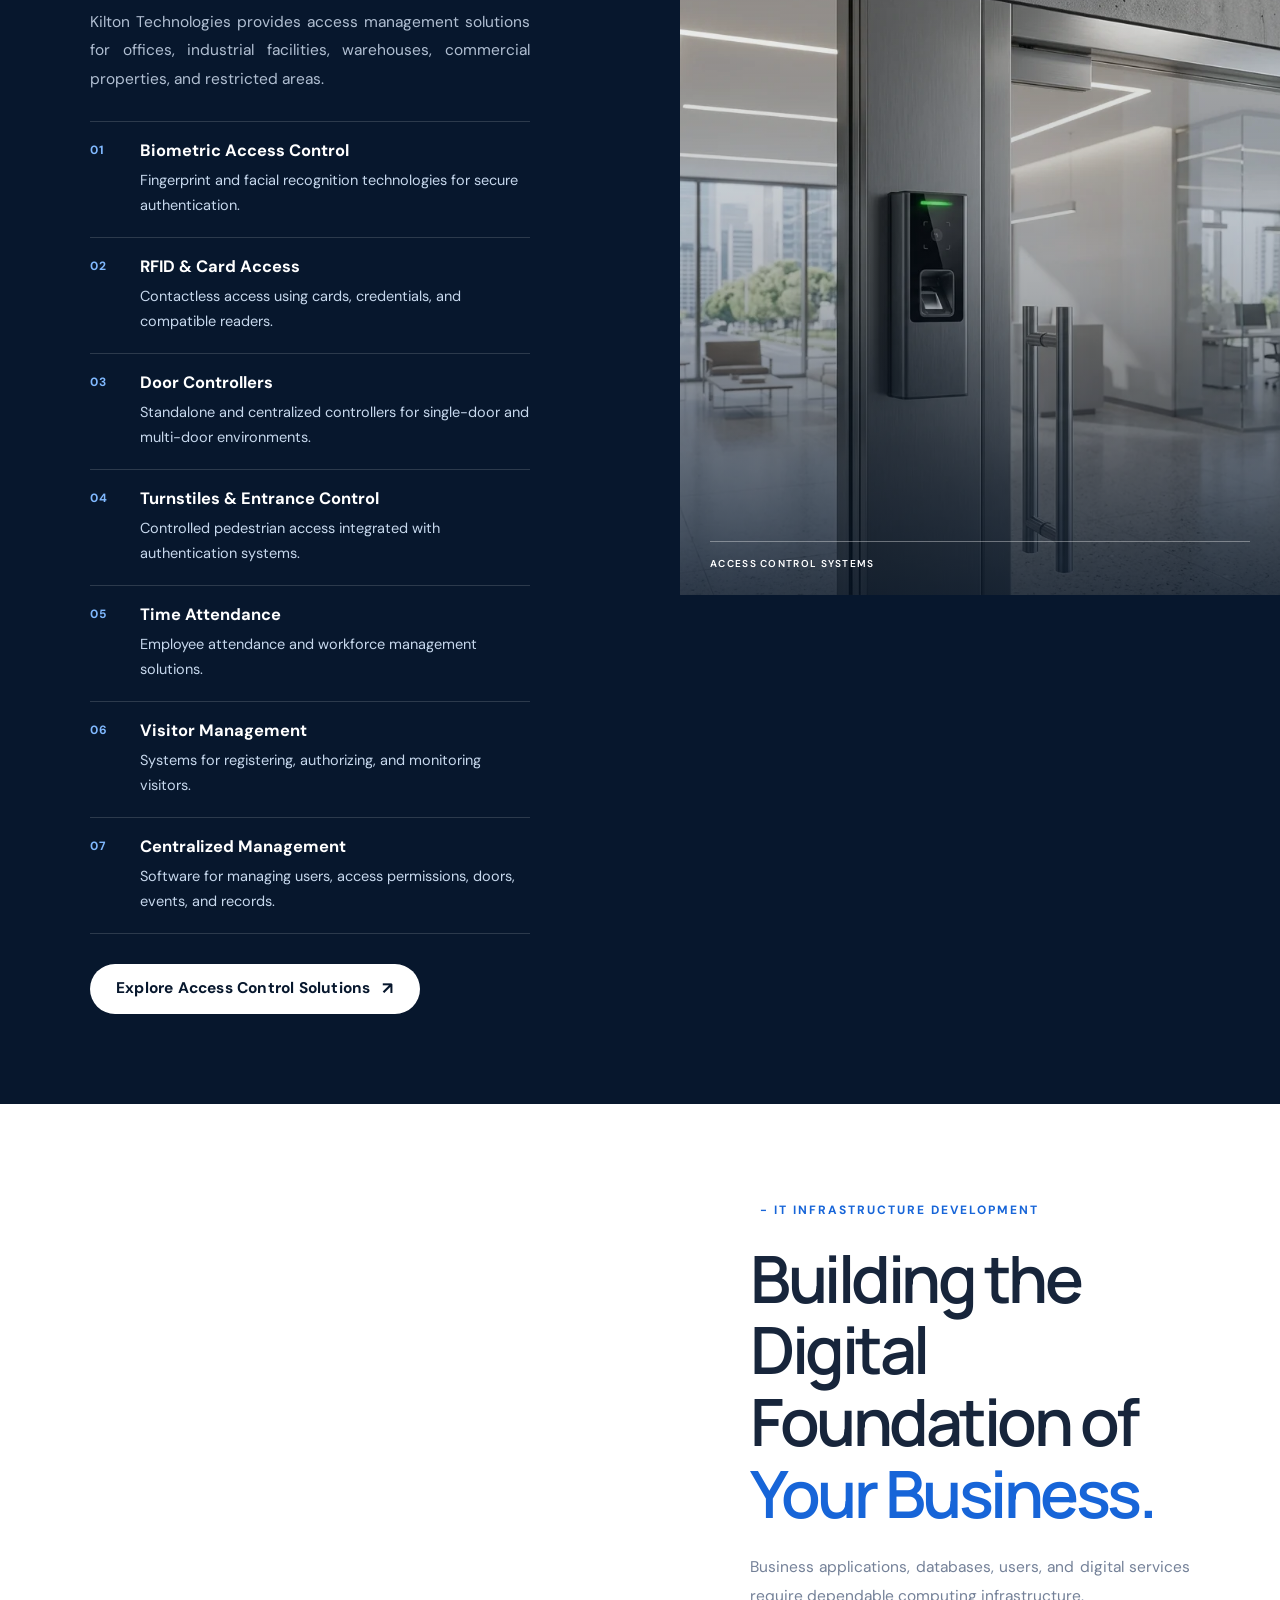
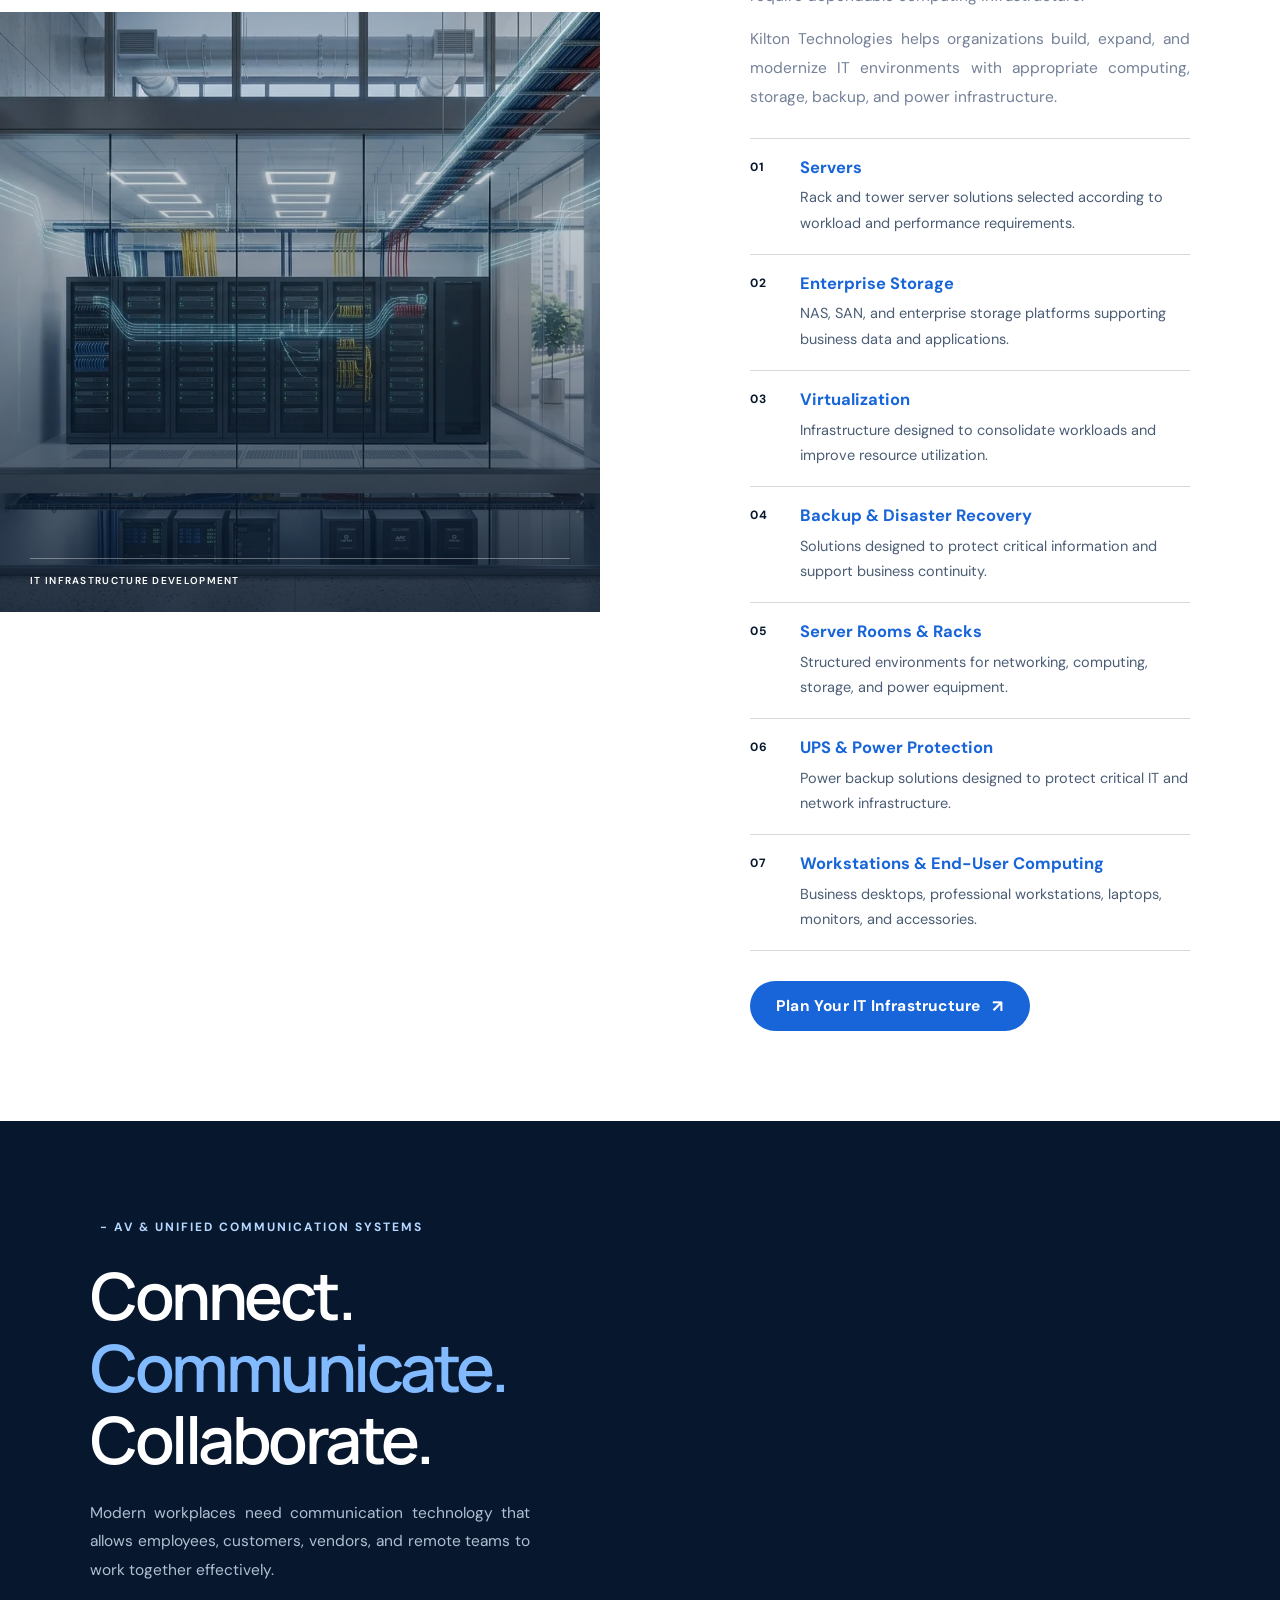
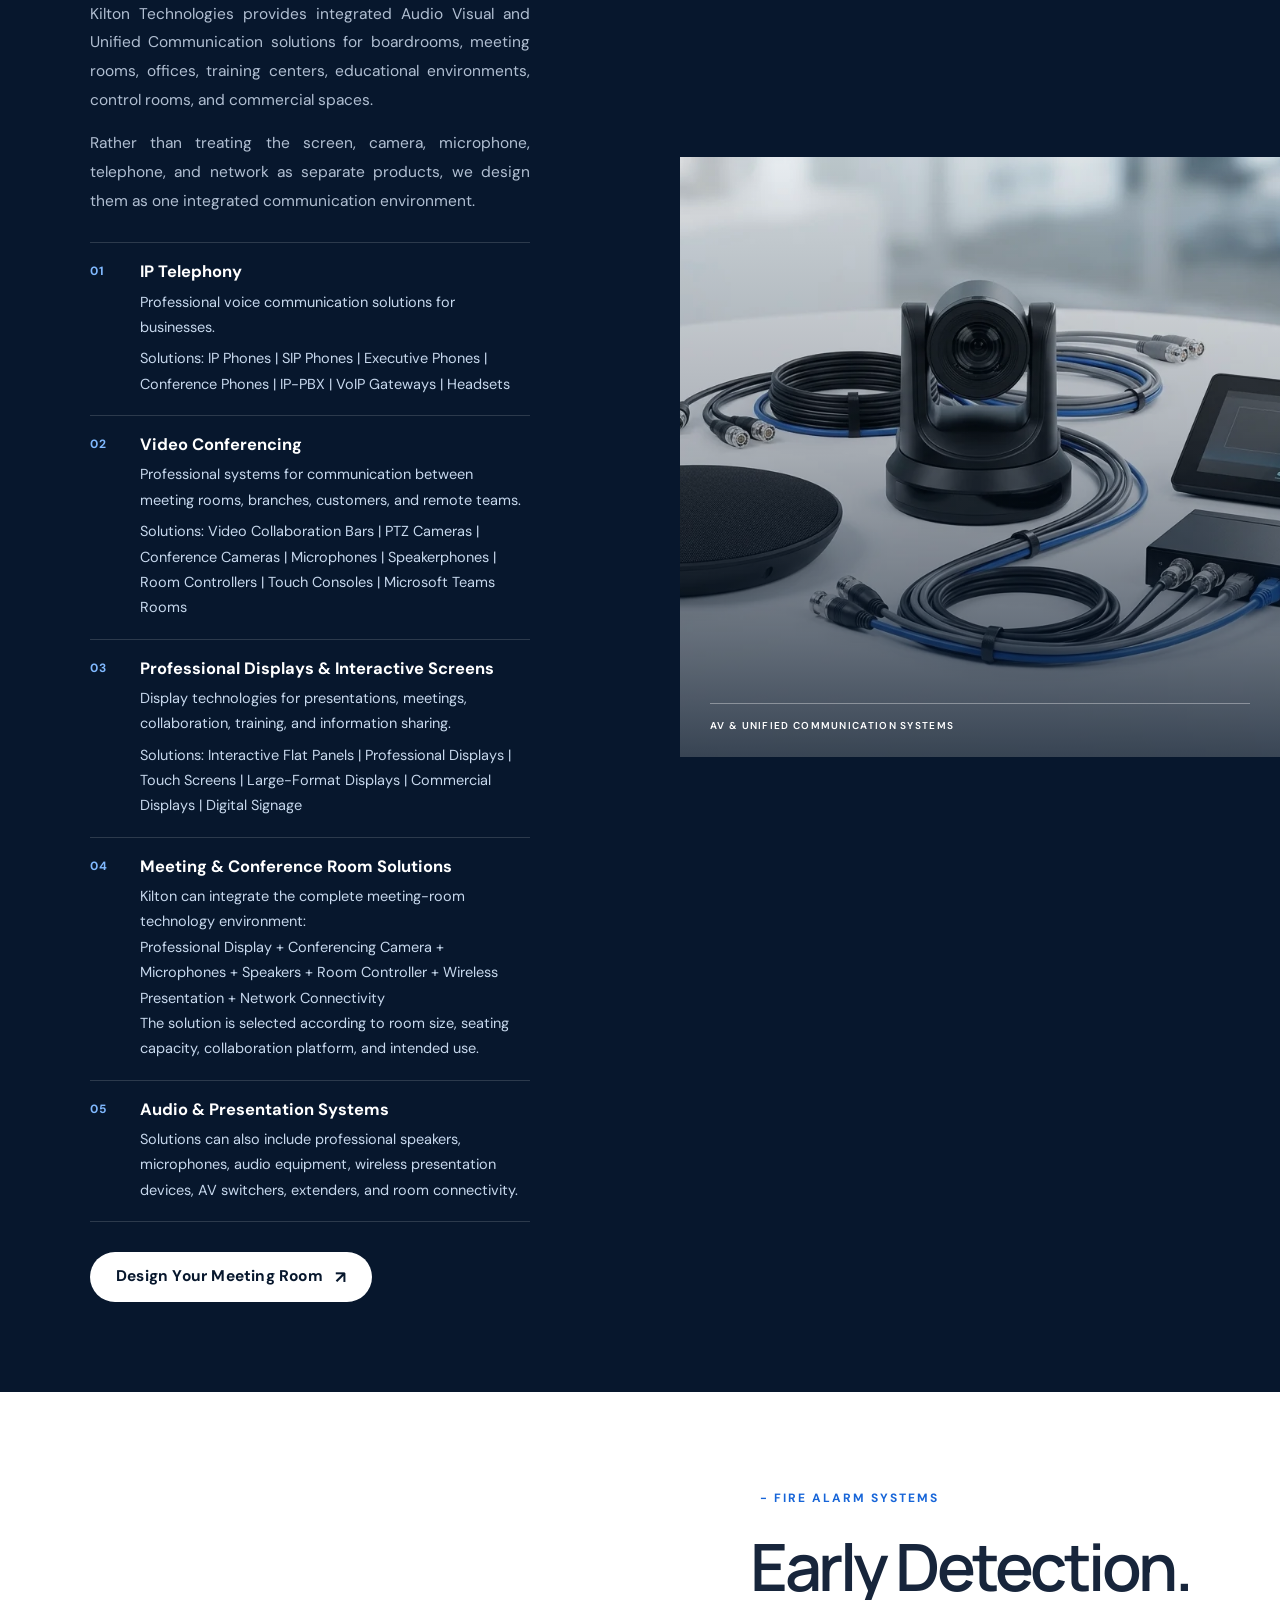
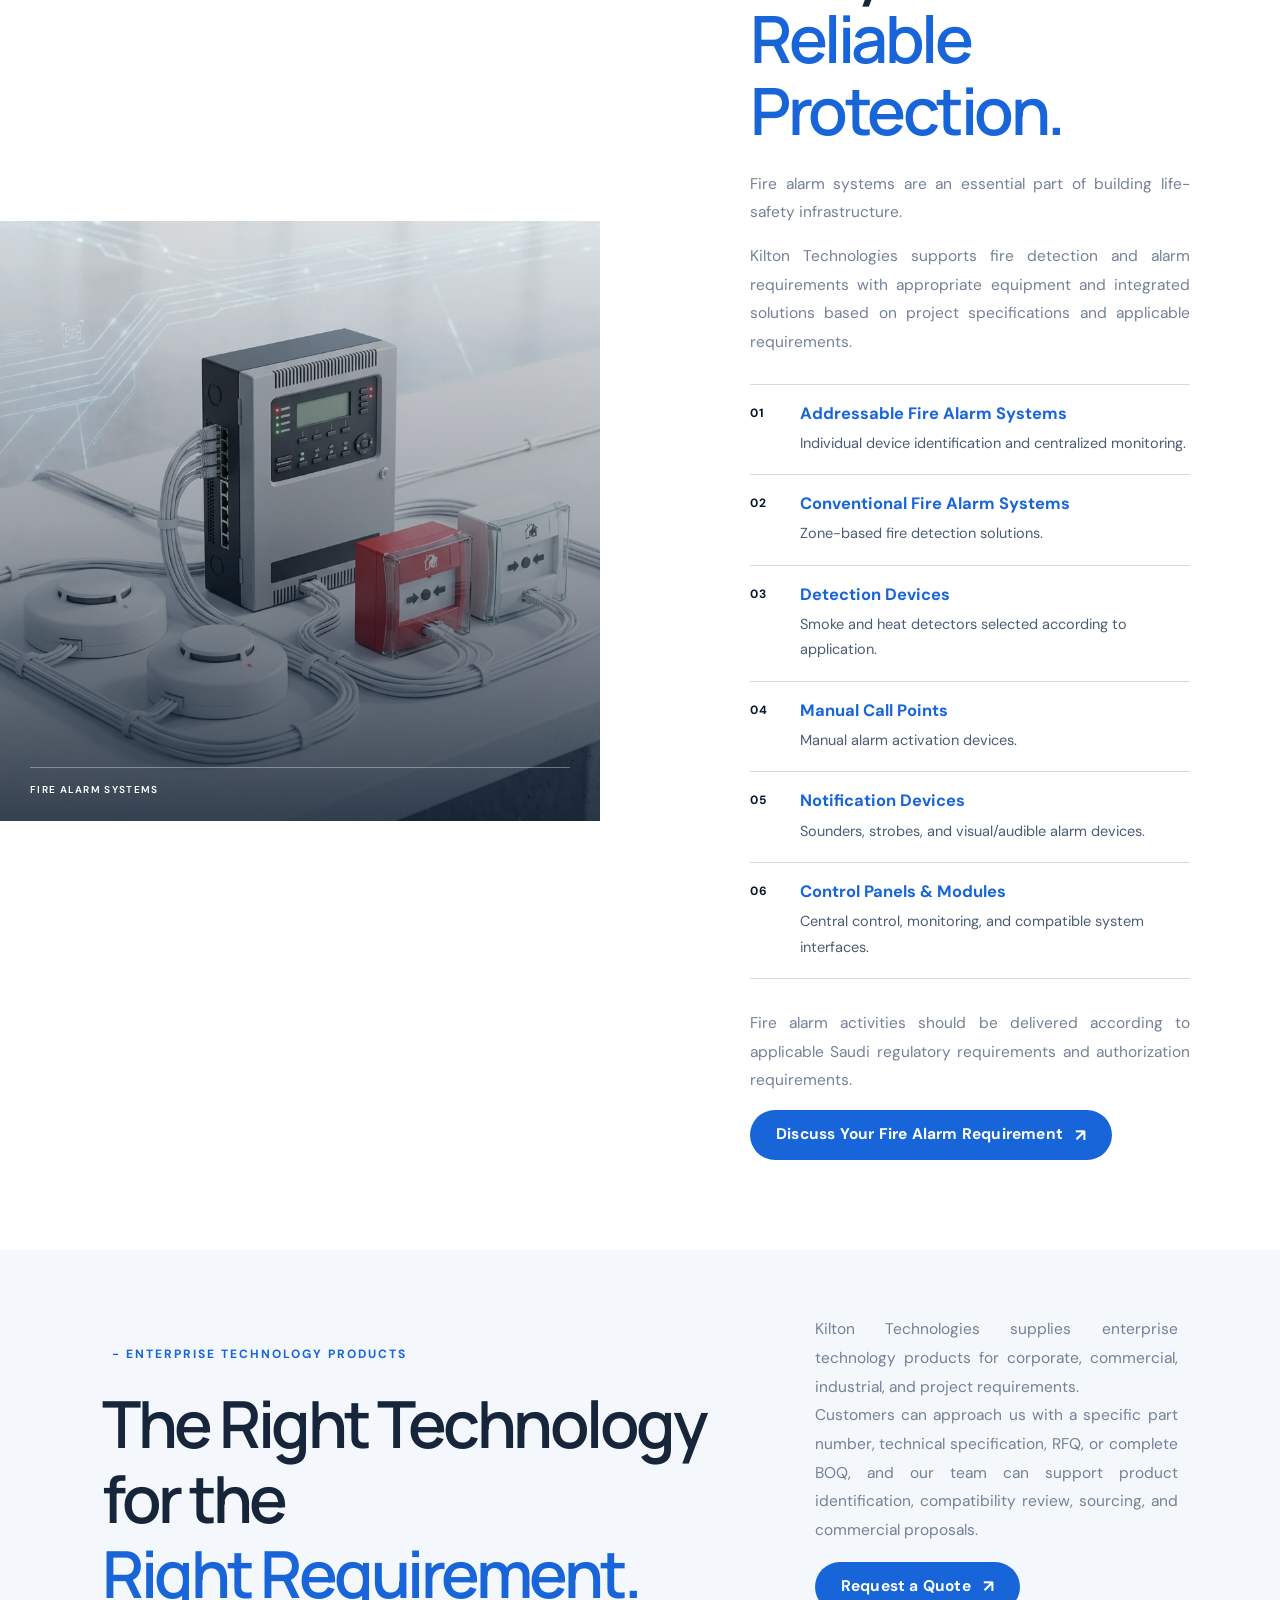
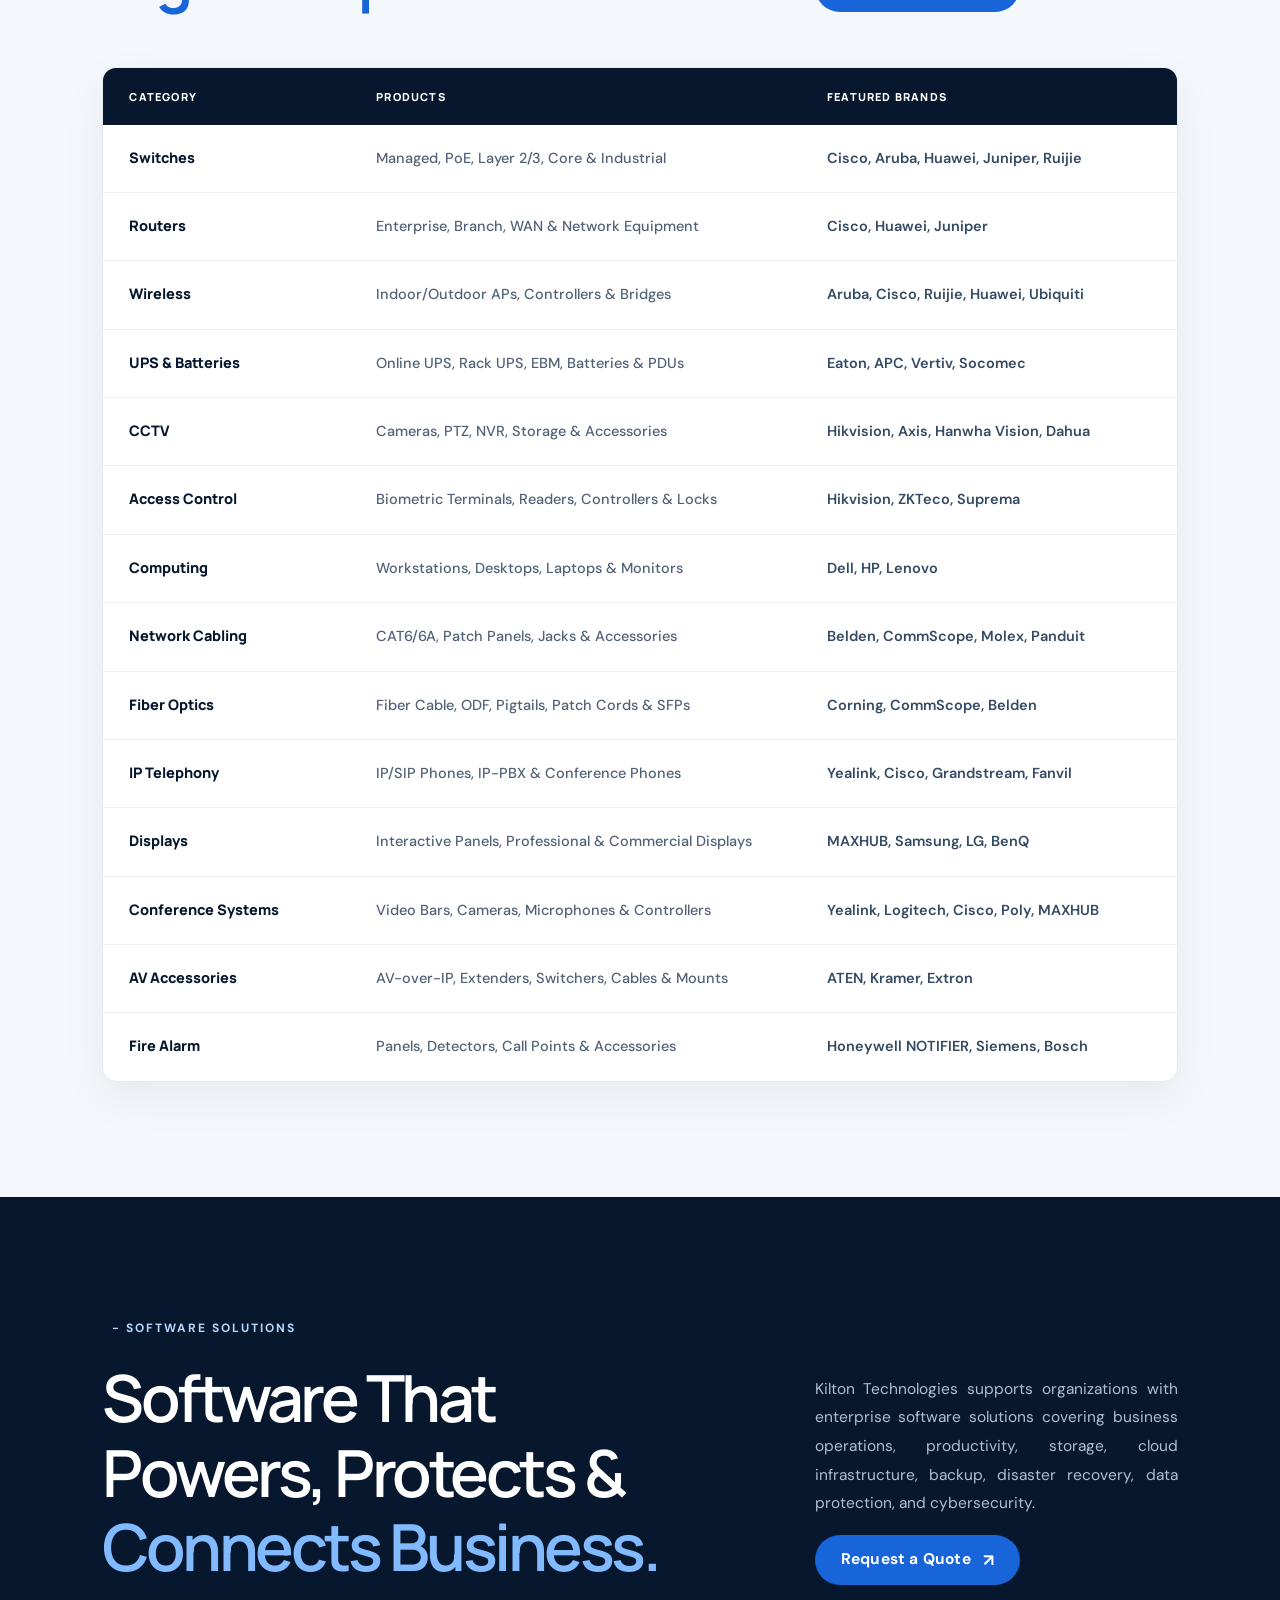
<file: services.html>
<!doctype html>
<html lang="en">
	<head>
		<meta charset="UTF-8" />
		<meta name="viewport" content="width=device-width, initial-scale=1.0" />
		<meta
			name="description"
			content="Explore Kilton Technologies' integrated networking, security, IT infrastructure, AV, fire safety and enterprise software solutions across Saudi Arabia."
		/>
		<title>Services | Kilton Technologies</title>
		<link rel="icon" type="image/x-icon" href="/favicon.ico" />
		<link rel="icon" type="image/png" sizes="32x32" href="/assets/favicon-32x32.png" />
		<link rel="icon" type="image/png" sizes="16x16" href="/assets/favicon-16x16.png" />
		<link rel="apple-touch-icon" sizes="180x180" href="/assets/apple-touch-icon.png" />
		<link rel="preconnect" href="https://fonts.googleapis.com" />
		<link rel="preconnect" href="https://fonts.gstatic.com" crossorigin />
		<link
			href="https://fonts.googleapis.com/css2?family=DM+Sans:wght@400;500;600;700&family=Manrope:wght@400;500;600;700;800&display=swap"
			rel="stylesheet"
		/>
		<link rel="stylesheet" href="style.css" />
	</head>
	<body>
		<header class="header">
			<a href="/" class="brand" aria-label="Kilton Technologies home">
				<img src="/assets/logo.webp" width="40" />
				<span class="brand-name">KILTON<span> TECHNOLOGIES</span></span>
			</a>

			<button
				class="menu-toggle"
				aria-label="Open navigation"
				aria-expanded="false"
				aria-controls="navigation"
			>
				<span></span><span></span>
			</button>

			<nav class="nav" id="navigation">
				<a href="/">Home</a>
				<a href="about.html">About Us</a>
				<div class="nav-item has-dropdown">
					<a href="services.html" class="nav-link dropdown-trigger" aria-haspopup="true" aria-expanded="false">
						Services
						<svg class="dropdown-icon" width="9" height="6" viewBox="0 0 10 6" fill="none" xmlns="http://www.w3.org/2000/svg">
							<path d="M1 1L5 5L9 1" stroke="currentColor" stroke-width="1.8" stroke-linecap="round" stroke-linejoin="round"/>
						</svg>
					</a>
					<div class="nav-dropdown">
						<a href="services.html" class="dropdown-item dropdown-overview">
							<span>All Services Overview</span>
							<span class="dropdown-arrow">↗</span>
						</a>
						<div class="dropdown-divider"></div>
						<a href="services.html#networking" class="dropdown-item">Networking Solutions</a>
						<a href="services.html#wireless" class="dropdown-item">Wireless Solutions</a>
						<a href="services.html#security" class="dropdown-item">Security & Surveillance</a>
						<a href="services.html#access-control" class="dropdown-item">Access Control</a>
						<a href="services.html#infrastructure" class="dropdown-item">IT Infrastructure</a>
						<a href="services.html#av-unified" class="dropdown-item">AV & Unified Communications</a>
						<a href="services.html#fire-systems" class="dropdown-item">Fire Alarm Systems</a>
						<a href="services.html#products" class="dropdown-item">Enterprise Products</a>
						<a href="services.html#software" class="dropdown-item">Software Solutions</a>
					</div>
				</div>
				<a href="newsroom.html">Newsroom</a>
				<a href="contact.html">Contact</a>
			</nav>

			<a href="contact.html" class="header-cta"
				>LET'S TALK <span>↗</span></a
			>
		</header>

		<main>
			<section class="sv-hero">
				<div class="sv-hero-shade"></div>

				<div class="sv-hero-content">
					<div class="eyebrow light-eyebrow">
						<span></span>- OUR SERVICES
					</div>

					<h1>
						Integrated Technology<br />
						<span>Solutions</span>
					</h1>

					<p>
						Our services are designed around the complete technology
						requirements of modern businesses—from the network
						infrastructure behind the walls to the systems employees
						use every day.
					</p>

					<div class="sv-hero-actions">
						<a href="#capabilities" class="button button-light">
							Explore our capabilities <span>↗</span>
						</a>
						<a href="contact.html" class="button button-blue">
							Discuss a project <span>↗</span>
						</a>
					</div>
				</div>

				<div class="hero-index">
					<span>SAUDI ARABIA · BUSINESS TECHNOLOGY</span>
				</div>
			</section>

			<section class="sv-intro" id="capabilities">
				<div class="sv-intro-top">
					<span class="eyebrow"
						><span></span>- WHAT WE BRING TOGETHER</span
					>
				</div>

				<div class="sv-intro-grid">
					<h2>
						Not just individual systems.
						<span>A better-connected business.</span>
					</h2>
					<div class="sv-intro-copy">
						<p>
							Your network supports your cameras. Your
							infrastructure powers your applications. Your
							meeting rooms depend on reliable connectivity.
						</p>
						<p>
							Kilton brings these moving parts together through
							considered technology selection, integration and
							project support.
						</p>
						<a href="#process" class="button button-blue">
							See how we approach projects <span>↗</span>
						</a>
					</div>
				</div>

				<div class="service-grid">
					<a class="service-card cap-network" href="#networking">
						<div class="cap-card-top">
							<span>01</span>
						</div>
						<div class="cap-card-content">
							<h3>Networking<br />Solutions</h3>
							<p>
								A reliable network is the foundation of modern
								business operations.
							</p>
						</div>
						<span class="cap-card-bottom"
							>EXPLORE SOLUTIONS <span>↗</span></span
						>
					</a>

					<a class="service-card cap-wireless" href="#wireless">
						<div class="cap-card-top">
							<span>02</span>
						</div>
						<div class="cap-card-content">
							<h3>Wireless & Access<br />Point Solutions</h3>
							<p>
								Wireless connectivity must provide more than
								simply a Wi-Fi signal.
							</p>
						</div>
						<span class="cap-card-bottom"
							>EXPLORE SOLUTIONS <span>↗</span></span
						>
					</a>

					<a class="service-card cap-security" href="#security">
						<div class="cap-card-top">
							<span>03</span>
						</div>
						<div class="cap-card-content">
							<h3>Security & Surveillance<br />Systems</h3>
							<p>
								Security systems help organizations protect
								everything.
							</p>
						</div>
						<span class="cap-card-bottom"
							>EXPLORE SOLUTIONS <span>↗</span></span
						>
					</a>

					<a class="service-card cap-access" href="#access-control">
						<div class="cap-card-top">
							<span>04</span>
						</div>
						<div class="cap-card-content">
							<h3>Access Control<br />Systems</h3>
							<p>
								Access control enables organizations determine
								authorization.
							</p>
						</div>
						<span class="cap-card-bottom"
							>EXPLORE SOLUTIONS <span>↗</span></span
						>
					</a>

					<a
						class="service-card cap-infrastructure"
						href="#infrastructure"
					>
						<div class="cap-card-top">
							<span>05</span>
						</div>
						<div class="cap-card-content">
							<h3>IT Infrastructure<br />Development</h3>
							<p>
								Business applications and services require
								dependable computing infrastructure.
							</p>
						</div>
						<span class="cap-card-bottom"
							>EXPLORE SOLUTIONS <span>↗</span></span
						>
					</a>

					<a class="service-card cap-av-unified" href="#av-unified">
						<div class="cap-card-top">
							<span>06</span>
						</div>
						<div class="cap-card-content">
							<h3>AV & Unified<br />Communication Systems</h3>
							<p>
								Connected meeting rooms, conferencing and
								professional AV.
							</p>
						</div>
						<span class="cap-card-bottom"
							>EXPLORE SOLUTIONS <span>↗</span></span
						>
					</a>

					<a class="service-card cap-fire" href="#fire-systems">
						<div class="cap-card-top">
							<span>07</span>
						</div>

						<div class="cap-card-content">
							<h3>Fire Alarm<br />Systems</h3>
							<p>
								Fire detection, alarm panels and notification
								devices.
							</p>
						</div>

						<span class="cap-card-bottom">
							EXPLORE SOLUTIONS <span>↗</span>
						</span>
					</a>

					<a class="service-card cap-products" href="#products">
						<div class="cap-card-top">
							<span>08</span>
						</div>

						<div class="cap-card-content">
							<h3>Enterprise Technology<br />Products</h3>
							<p>
								Building right technology for the right
								requirement.
							</p>
						</div>

						<span class="cap-card-bottom">
							EXPLORE SOLUTIONS <span>↗</span>
						</span>
					</a>
					<a class="service-card cap-software" href="#software">
						<div class="cap-card-top">
							<span>09</span>
						</div>

						<div class="cap-card-content">
							<h3>Software<br />Solutions</h3>
							<p>
								Software that powers, protects & connects
								business.
							</p>
						</div>

						<span class="cap-card-bottom">
							EXPLORE SOLUTIONS <span>↗</span>
						</span>
					</a>
				</div>
			</section>

			<section class="sv-feature sv-feature-light" id="networking">
				<div class="feature-visual">
					<img
						src="./assets/networking.webp"
						alt="NETWORKING SOLUTIONS"
						loading="lazy"
					/>
					<div class="photo-overlay"></div>
					<div class="photo-caption">
						<span>NETWORKING SOLUTIONS</span>
					</div>
				</div>

				<div class="feature-copy">
					<span class="eyebrow"
						><span></span>- NETWORKING SOLUTIONS</span
					>
					<h2>
						Building the<br />Backbone of
						<span>Your Business.</span>
					</h2>
					<p>
						A reliable network is the foundation of modern business
						operations. Applications, cloud services, CCTV, access
						control, IP telephony, wireless networks, and connected
						devices all depend on stable network infrastructure.
					</p>
					<p>
						Kilton Technologies designs and implements enterprise
						networks according to performance, capacity, security,
						redundancy, scalability, and future expansion
						requirements.
					</p>

					<div class="points-dark">
						<div>
							<span>01</span>
							<div>
								<strong>Enterprise Switching</strong
								><small>
									Access, distribution, aggregation, and core
									switching solutions for different network
									environments.</small
								>
							</div>
						</div>
						<div>
							<span>02</span>
							<div>
								<strong>Routing & WAN</strong
								><small>
									Routers and connectivity infrastructure for
									communication between networks, branches,
									and external services.</small
								>
							</div>
						</div>
						<div>
							<span>03</span>
							<div>
								<strong>Structured Cabling </strong
								><small
									>Professional copper network infrastructure
									including CAT6, CAT6A, patch panels,
									outlets, racks, and cable management.</small
								>
							</div>
						</div>
						<div>
							<span>04</span>
							<div>
								<strong>Fiber Optic Infrastructure</strong
								><small
									>Single-mode and multimode fiber solutions
									for network backbones, buildings, campuses,
									and highbandwidth connectivity.</small
								>
							</div>
						</div>
						<div>
							<span>05</span>
							<div>
								<strong>Network Racks & Cabinets</strong
								><small
									>Organized infrastructure for switches,
									patch panels, servers, UPS systems, and
									network equipment.
								</small>
							</div>
						</div>
						<div>
							<span>06</span>
							<div>
								<strong>Testing & Documentation</strong
								><small
									>Cable testing, labeling, network
									documentation, and project handover support.
								</small>
							</div>
						</div>
					</div>
					<p>
						Typical Applications: Corporate offices, Project sites,
						Warehouses, Industrial facilities, Commercial buildings,
						Data rooms
					</p>

					<a href="contact.html" class="button button-blue">
						Discuss Your Network Requirement <span>↗</span>
					</a>
				</div>
			</section>

			<section class="sv-feature sv-feature-dark" id="wireless">
				<div class="feature-copy">
					<span class="eyebrow light-eyebrow"
						><span></span>- WIRELESS & ACCESS POINT SOLUTIONS</span
					>
					<h2>
						Reliable Connectivity<br />Wherever
						<span>Business Happens.</span>
					</h2>
					<p>
						Wireless connectivity must provide more than simply a
						Wi-Fi signal. The network needs sufficient coverage,
						capacity, performance, roaming, security, and
						centralized management.
					</p>
					<p>
						Kilton Technologies provides enterprise wireless
						solutions for offices, warehouses, campuses, industrial
						environments, outdoor facilities, and remote sites.
					</p>

					<div class="points">
						<div>
							<span>01</span>
							<div>
								<strong>Indoor Access Points</strong
								><small>
									Enterprise Wi-Fi for offices, meeting rooms,
									commercial spaces, and other indoor
									environments.</small
								>
							</div>
						</div>
						<div>
							<span>02</span>
							<div>
								<strong>Outdoor Access Points </strong
								><small>
									Weather-resistant wireless connectivity for
									outdoor and industrial applications.</small
								>
							</div>
						</div>
						<div>
							<span>03</span>
							<div>
								<strong
									>Wireless Controllers & Cloud
									Management</strong
								><small
									>Centralized configuration, monitoring, and
									management of multiple access points.</small
								>
							</div>
						</div>
						<div>
							<span>04</span>
							<div>
								<strong>Point-to-Multipoint Wireless</strong
								><small
									>Connectivity from a central location to
									multiple remote points.</small
								>
							</div>
						</div>
						<div>
							<span>05</span>
							<div>
								<strong>Wireless Coverage Planning </strong
								><small
									>Appropriate access-point positioning based
									on site layout, user density, and
									performance requirements.</small
								>
							</div>
						</div>
					</div>

					<a href="contact.html" class="button button-light">
						Build Your Wireless Network <span>↗</span>
					</a>
				</div>

				<div class="feature-visual">
					<img
						src="./assets/wireless.webp"
						alt="WIRELESS & ACCESS POINT SOLUTIONS"
						loading="lazy"
					/>
					<div class="photo-overlay"></div>
					<div class="photo-caption">
						<span>WIRELESS & ACCESS POINT SOLUTIONS</span>
					</div>
				</div>
			</section>

			<section class="sv-feature sv-feature-light" id="security">
				<div class="feature-visual">
					<img
						src="./assets/security.webp"
						alt="SECURITY & SURVEILLANCE SYSTEMS"
						loading="lazy"
					/>
					<div class="photo-overlay"></div>
					<div class="photo-caption">
						<span>SECURITY & SURVEILLANCE SYSTEMS</span>
					</div>
				</div>

				<div class="feature-copy">
					<span class="eyebrow"
						><span></span>- SECURITY & SURVEILLANCE SYSTEMS</span
					>
					<h2>
						Better Visibility.<br />
						<span>Stronger Protection.</span>
					</h2>
					<p>
						Security systems help organizations protect people,
						facilities, equipment, and critical business assets.
					</p>
					<p>
						Kilton Technologies provides professional CCTV and video
						surveillance solutions designed according to the
						environment being monitored.
					</p>
					<p>
						Instead of simply determining the number of cameras
						required, we consider coverage, camera positioning,
						lighting, image quality, recording duration, network
						bandwidth, storage requirements, and monitoring
						operations.
					</p>

					<div class="points-dark">
						<div>
							<span>01</span>
							<div>
								<strong>IP CCTV Cameras</strong>
								<small
									>Indoor and outdoor cameras including dome,
									turret, bullet, and specialized
									models.</small
								>
							</div>
						</div>
						<div>
							<span>02</span>
							<div>
								<strong>PTZ Cameras</strong>
								<small
									>Pan-tilt-zoom surveillance for large areas
									requiring flexible monitoring.</small
								>
							</div>
						</div>
						<div>
							<span>03</span>
							<div>
								<strong>Network Video Recorders</strong>
								<small
									>Centralized recording and management of IP
									surveillance cameras.</small
								>
							</div>
						</div>
						<div>
							<span>04</span>
							<div>
								<strong>Video Management Systems</strong>
								<small
									>Software platforms for live monitoring,
									playback, camera management, and security
									operations.</small
								>
							</div>
						</div>
						<div>
							<span>05</span>
							<div>
								<strong>Surveillance Storage</strong>
								<small
									>Storage infrastructure designed according
									to camera count, resolution, frame rate, and
									required retention period.</small
								>
							</div>
						</div>
						<div>
							<span>06</span>
							<div>
								<strong>Centralized Monitoring</strong>
								<small
									>Solutions enabling security teams to
									monitor multiple cameras, buildings, or
									locations.</small
								>
							</div>
						</div>
					</div>
					<a href="contact.html" class="button button-blue">
						Discuss Your Security Requirement <span>↗</span>
					</a>
				</div>
			</section>

			<section class="sv-feature sv-feature-dark" id="access-control">
				<div class="feature-copy">
					<span class="eyebrow light-eyebrow"
						><span></span>- ACCESS CONTROL SYSTEMS</span
					>
					<h2>
						Control Access.<br /><span>Strengthen Security.</span>
					</h2>
					<p>
						Access control enables organizations to determine who
						can enter, where they can enter, and when access is
						permitted.
					</p>
					<p>
						Kilton Technologies provides access management solutions
						for offices, industrial facilities, warehouses,
						commercial properties, and restricted areas.
					</p>

					<div class="points">
						<div>
							<span>01</span>
							<div>
								<strong>Biometric Access Control</strong
								><small
									>Fingerprint and facial recognition
									technologies for secure authentication.
								</small>
							</div>
						</div>
						<div>
							<span>02</span>
							<div>
								<strong>RFID & Card Access</strong
								><small
									>Contactless access using cards,
									credentials, and compatible readers.</small
								>
							</div>
						</div>
						<div>
							<span>03</span>
							<div>
								<strong>Door Controllers </strong
								><small
									>Standalone and centralized controllers for
									single-door and multi-door
									environments.</small
								>
							</div>
						</div>
						<div>
							<span>04</span>
							<div>
								<strong>Turnstiles & Entrance Control</strong
								><small
									>Controlled pedestrian access integrated
									with authentication systems.</small
								>
							</div>
						</div>
						<div>
							<span>05</span>
							<div>
								<strong>Time Attendance </strong
								><small
									>Employee attendance and workforce
									management solutions.
								</small>
							</div>
						</div>
						<div>
							<span>06</span>
							<div>
								<strong>Visitor Management</strong
								><small
									>Systems for registering, authorizing, and
									monitoring visitors.</small
								>
							</div>
						</div>
						<div>
							<span>07</span>
							<div>
								<strong>Centralized Management</strong
								><small
									>Software for managing users, access
									permissions, doors, events, and
									records.</small
								>
							</div>
						</div>
					</div>

					<a href="contact.html" class="button button-light">
						Explore Access Control Solutions <span>↗</span>
					</a>
				</div>

				<div class="feature-visual">
					<img
						src="./assets/access-control.webp"
						alt="ACCESS CONTROL SYSTEMS"
						loading="lazy"
					/>
					<div class="photo-overlay"></div>
					<div class="photo-caption">
						<span>ACCESS CONTROL SYSTEMS</span>
					</div>
				</div>
			</section>

			<section class="sv-feature sv-feature-light" id="infrastructure">
				<div class="feature-visual">
					<img
						src="./assets/infrastructure.webp"
						alt="IT INFRASTRUCTURE DEVELOPMENT"
						loading="lazy"
					/>
					<div class="photo-overlay"></div>
					<div class="photo-caption">
						<span>IT INFRASTRUCTURE DEVELOPMENT</span>
					</div>
				</div>

				<div class="feature-copy">
					<span class="eyebrow"
						><span></span>- IT INFRASTRUCTURE DEVELOPMENT</span
					>
					<h2>
						Building the Digital Foundation of
						<br />
						<span>Your Business.</span>
					</h2>
					<p>
						Business applications, databases, users, and digital
						services require dependable computing infrastructure.
					</p>
					<p>
						Kilton Technologies helps organizations build, expand,
						and modernize IT environments with appropriate
						computing, storage, backup, and power infrastructure.
					</p>

					<div class="points-dark">
						<div>
							<span>01</span>
							<div>
								<strong>Servers</strong
								><small>
									Rack and tower server solutions selected
									according to workload and performance
									requirements.</small
								>
							</div>
						</div>
						<div>
							<span>02</span>
							<div>
								<strong>Enterprise Storage</strong
								><small>
									NAS, SAN, and enterprise storage platforms
									supporting business data and
									applications.</small
								>
							</div>
						</div>
						<div>
							<span>03</span>
							<div>
								<strong>Virtualization</strong
								><small
									>Infrastructure designed to consolidate
									workloads and improve resource utilization.
								</small>
							</div>
						</div>
						<div>
							<span>04</span>
							<div>
								<strong>Backup & Disaster Recovery</strong
								><small
									>Solutions designed to protect critical
									information and support business
									continuity.</small
								>
							</div>
						</div>
						<div>
							<span>05</span>
							<div>
								<strong>Server Rooms & Racks</strong
								><small
									>Structured environments for networking,
									computing, storage, and power
									equipment.</small
								>
							</div>
						</div>
						<div>
							<span>06</span>
							<div>
								<strong>UPS & Power Protection</strong
								><small
									>Power backup solutions designed to protect
									critical IT and network
									infrastructure.</small
								>
							</div>
						</div>
						<div>
							<span>07</span>
							<div>
								<strong
									>Workstations & End-User Computing</strong
								><small
									>Business desktops, professional
									workstations, laptops, monitors, and
									accessories.</small
								>
							</div>
						</div>
					</div>
					<a href="contact.html" class="button button-blue">
						Plan Your IT Infrastructure <span>↗</span>
					</a>
				</div>
			</section>

			<section class="sv-feature sv-feature-dark" id="av-unified">
				<div class="feature-copy">
					<span class="eyebrow light-eyebrow"
						><span></span>- AV & UNIFIED COMMUNICATION SYSTEMS</span
					>
					<h2>
						Connect. <br /><span>Communicate.</span
						><br />Collaborate.
					</h2>
					<p>
						Modern workplaces need communication technology that
						allows employees, customers, vendors, and remote teams
						to work together effectively.
					</p>
					<p>
						Kilton Technologies provides integrated Audio Visual and
						Unified Communication solutions for boardrooms, meeting
						rooms, offices, training centers, educational
						environments, control rooms, and commercial spaces.
					</p>
					<p>
						Rather than treating the screen, camera, microphone,
						telephone, and network as separate products, we design
						them as one integrated communication environment.
					</p>

					<div class="points">
						<div>
							<span>01</span>
							<div>
								<strong>IP Telephony</strong
								><small
									>Professional voice communication solutions
									for businesses.
								</small>
								<small
									>Solutions: IP Phones | SIP Phones |
									Executive Phones | Conference Phones |
									IP-PBX | VoIP Gateways | Headsets</small
								>
							</div>
						</div>
						<div>
							<span>02</span>
							<div>
								<strong>Video Conferencing</strong
								><small
									>Professional systems for communication
									between meeting rooms, branches, customers,
									and remote teams.</small
								>
								<small
									>Solutions: Video Collaboration Bars | PTZ
									Cameras | Conference Cameras | Microphones |
									Speakerphones | Room Controllers | Touch
									Consoles | Microsoft Teams Rooms</small
								>
							</div>
						</div>
						<div>
							<span>03</span>
							<div>
								<strong
									>Professional Displays & Interactive
									Screens</strong
								><small
									>Display technologies for presentations,
									meetings, collaboration, training, and
									information sharing.</small
								>
								<small
									>Solutions: Interactive Flat Panels |
									Professional Displays | Touch Screens |
									Large-Format Displays | Commercial Displays
									| Digital Signage</small
								>
							</div>
						</div>
						<div>
							<span>04</span>
							<div>
								<strong
									>Meeting & Conference Room Solutions </strong
								><small
									>Kilton can integrate the complete
									meeting-room technology environment:<br />
									Professional Display + Conferencing Camera +
									Microphones + Speakers + Room Controller +
									Wireless Presentation + Network
									Connectivity<br />
									The solution is selected according to room
									size, seating capacity, collaboration
									platform, and intended use.</small
								>
							</div>
						</div>
						<div>
							<span>05</span>
							<div>
								<strong>Audio & Presentation Systems</strong
								><small
									>Solutions can also include professional
									speakers, microphones, audio equipment,
									wireless presentation devices, AV switchers,
									extenders, and room connectivity.
								</small>
							</div>
						</div>
					</div>

					<a href="contact.html" class="button button-light">
						Design Your Meeting Room <span>↗</span>
					</a>
				</div>

				<div class="feature-visual">
					<img
						src="./assets/av-unified.webp"
						alt="AV & UNIFIED COMMUNICATION SYSTEMS"
						loading="lazy"
					/>
					<div class="photo-overlay"></div>
					<div class="photo-caption">
						<span>AV & UNIFIED COMMUNICATION SYSTEMS</span>
					</div>
				</div>
			</section>

			<section class="sv-feature sv-feature-light" id="fire-systems">
				<div class="feature-visual">
					<img
						src="./assets/fire-systems.webp"
						alt="FIRE ALARM SYSTEMS"
						loading="lazy"
					/>
					<div class="photo-overlay"></div>
					<div class="photo-caption">
						<span>FIRE ALARM SYSTEMS</span>
					</div>
				</div>

				<div class="feature-copy">
					<span class="eyebrow"
						><span></span>- FIRE ALARM SYSTEMS</span
					>
					<h2>
						Early Detection.<br />
						<span>Reliable Protection.</span>
					</h2>
					<p>
						Fire alarm systems are an essential part of building
						life-safety infrastructure.
					</p>
					<p>
						Kilton Technologies supports fire detection and alarm
						requirements with appropriate equipment and integrated
						solutions based on project specifications and applicable
						requirements.
					</p>

					<div class="points-dark">
						<div>
							<span>01</span>
							<div>
								<strong>Addressable Fire Alarm Systems </strong
								><small>
									Individual device identification and
									centralized monitoring.</small
								>
							</div>
						</div>
						<div>
							<span>02</span>
							<div>
								<strong>Conventional Fire Alarm Systems</strong
								><small>
									Zone-based fire detection solutions.</small
								>
							</div>
						</div>
						<div>
							<span>03</span>
							<div>
								<strong>Detection Devices</strong
								><small
									>Smoke and heat detectors selected according
									to application.</small
								>
							</div>
						</div>
						<div>
							<span>04</span>
							<div>
								<strong>Manual Call Points</strong
								><small>
									Manual alarm activation devices.</small
								>
							</div>
						</div>
						<div>
							<span>05</span>
							<div>
								<strong>Notification Devices </strong
								><small>
									Sounders, strobes, and visual/audible alarm
									devices.</small
								>
							</div>
						</div>
						<div>
							<span>06</span>
							<div>
								<strong>Control Panels & Modules</strong
								><small>
									Central control, monitoring, and compatible
									system interfaces.</small
								>
							</div>
						</div>
					</div>
					<p>
						Fire alarm activities should be delivered according to
						applicable Saudi regulatory requirements and
						authorization requirements.
					</p>
					<a href="contact.html" class="button button-blue">
						Discuss Your Fire Alarm Requirement <span>↗</span>
					</a>
				</div>
			</section>

			<section class="sv-product" id="products">
				<div class="infra-heading">
					<div>
						<span class="eyebrow"
							><span></span>- ENTERPRISE TECHNOLOGY PRODUCTS</span
						>
						<h2>
							The Right Technology<br />for the<br /><span
								>Right Requirement.</span
							>
						</h2>
					</div>
					<div class="infra-heading-copy">
						<p>
							Kilton Technologies supplies enterprise technology
							products for corporate, commercial, industrial, and
							project requirements.<br />
							Customers can approach us with a specific part
							number, technical specification, RFQ, or complete
							BOQ, and our team can support product
							identification, compatibility review, sourcing, and
							commercial proposals.
						</p>
						<a href="contact.html" class="button button-blue">
							Request a Quote <span>↗</span>
						</a>
					</div>
				</div>
				<div class="product-table-wrapper">
					<table class="product-table">
						<thead>
							<tr>
								<th>Category</th>
								<th>Products</th>
								<th>Featured Brands</th>
							</tr>
						</thead>

						<tbody>
							<tr>
								<td>
									<span class="product-category"
										>Switches</span
									>
								</td>
								<td>
									Managed, PoE, Layer 2/3, Core & Industrial
								</td>
								<td>Cisco, Aruba, Huawei, Juniper, Ruijie</td>
							</tr>
							<tr>
								<td>
									<span class="product-category"
										>Routers</span
									>
								</td>
								<td>
									Enterprise, Branch, WAN & Network Equipment
								</td>
								<td>Cisco, Huawei, Juniper</td>
							</tr>
							<tr>
								<td>
									<span class="product-category"
										>Wireless</span
									>
								</td>
								<td>
									Indoor/Outdoor APs, Controllers & Bridges
								</td>
								<td>Aruba, Cisco, Ruijie, Huawei, Ubiquiti</td>
							</tr>
							<tr>
								<td>
									<span class="product-category"
										>UPS & Batteries</span
									>
								</td>
								<td>
									Online UPS, Rack UPS, EBM, Batteries & PDUs
								</td>
								<td>Eaton, APC, Vertiv, Socomec</td>
							</tr>
							<tr>
								<td>
									<span class="product-category">CCTV</span>
								</td>
								<td>
									Cameras, PTZ, NVR, Storage & Accessories
								</td>
								<td>Hikvision, Axis, Hanwha Vision, Dahua</td>
							</tr>
							<tr>
								<td>
									<span class="product-category"
										>Access Control</span
									>
								</td>
								<td>
									Biometric Terminals, Readers, Controllers &
									Locks
								</td>
								<td>Hikvision, ZKTeco, Suprema</td>
							</tr>
							<tr>
								<td>
									<span class="product-category"
										>Computing</span
									>
								</td>
								<td>
									Workstations, Desktops, Laptops & Monitors
								</td>
								<td>Dell, HP, Lenovo</td>
							</tr>
							<tr>
								<td>
									<span class="product-category"
										>Network Cabling</span
									>
								</td>
								<td>
									CAT6/6A, Patch Panels, Jacks & Accessories
								</td>
								<td>Belden, CommScope, Molex, Panduit</td>
							</tr>
							<tr>
								<td>
									<span class="product-category"
										>Fiber Optics</span
									>
								</td>
								<td>
									Fiber Cable, ODF, Pigtails, Patch Cords &
									SFPs
								</td>
								<td>Corning, CommScope, Belden</td>
							</tr>
							<tr>
								<td>
									<span class="product-category"
										>IP Telephony</span
									>
								</td>
								<td>
									IP/SIP Phones, IP-PBX & Conference Phones
								</td>
								<td>Yealink, Cisco, Grandstream, Fanvil</td>
							</tr>
							<tr>
								<td>
									<span class="product-category"
										>Displays</span
									>
								</td>
								<td>
									Interactive Panels, Professional &
									Commercial Displays
								</td>
								<td>MAXHUB, Samsung, LG, BenQ</td>
							</tr>
							<tr>
								<td>
									<span class="product-category"
										>Conference Systems</span
									>
								</td>
								<td>
									Video Bars, Cameras, Microphones &
									Controllers
								</td>
								<td>Yealink, Logitech, Cisco, Poly, MAXHUB</td>
							</tr>
							<tr>
								<td>
									<span class="product-category"
										>AV Accessories</span
									>
								</td>
								<td>
									AV-over-IP, Extenders, Switchers, Cables &
									Mounts
								</td>
								<td>ATEN, Kramer, Extron</td>
							</tr>
							<tr>
								<td>
									<span class="product-category"
										>Fire Alarm</span
									>
								</td>
								<td>
									Panels, Detectors, Call Points & Accessories
								</td>
								<td>Honeywell NOTIFIER, Siemens, Bosch</td>
							</tr>
						</tbody>
					</table>
				</div>
			</section>

			<section class="sv-software" id="software">
				<div class="software-heading">
					<div>
						<span class="eyebrow light-eyebrow"
							><span></span>- SOFTWARE SOLUTIONS</span
						>
						<h2>
							Software That <br />
							Powers, Protects & <br /><span
								>Connects Business.</span
							>
						</h2>
					</div>
					<div class="software-heading-copy">
						<p>
							Kilton Technologies supports organizations with
							enterprise software solutions covering business
							operations, productivity, storage, cloud
							infrastructure, backup, disaster recovery, data
							protection, and cybersecurity.
						</p>
						<a href="contact.html" class="button button-blue">
							Request a Quote <span>↗</span>
						</a>
					</div>
				</div>
				<div>
					<div class="software-erp">
						<div class="software-erp-content">
							<h3>ERP Solutions</h3>
							<p>
								ERP platforms help businesses bring finance,
								sales, purchasing, inventory, HR, projects, and
								reporting into an integrated environment.
							</p>
							<div class="software-tags">
								<span>Finance &amp; Accounting</span>
								<span>CRM</span>
								<span>Sales</span>
								<span>Procurement</span>
								<span>Inventory</span>
								<span>HR</span>
								<span>Projects</span>
								<span>Reporting</span>
							</div>
							<div class="software-note">
								For Saudi organizations, ERP solutions should be
								evaluated against applicable VAT and ZATCA
								e-invoicing requirements.
							</div>
						</div>
					</div>

					<div class="software-brand-grid">
						<article class="software-brand-card">
							<h3>Microsoft</h3>
							<p>
								Microsoft technologies support productivity,
								collaboration, cloud computing, business
								communication, and enterprise infrastructure.
							</p>
							<div class="software-card-divider"></div>
							<h4>Solutions</h4>
							<div class="software-tags">
								<span>Microsoft 365</span>
								<span>Teams</span>
								<span>Exchange Online</span>
								<span>SharePoint</span>
								<span>Windows</span>
								<span>Windows Server</span>
								<span>Azure</span>
								<span>Microsoft Security</span>
							</div>
						</article>

						<article class="software-brand-card">
							<h3>NetApp</h3>
							<p>
								Enterprise data infrastructure designed to help
								organizations store, manage, protect, and access
								business-critical data.
							</p>
							<div class="software-card-divider"></div>
							<h4>Solutions</h4>
							<div class="software-tags">
								<span>Enterprise Storage</span>
								<span>All-Flash Storage</span>
								<span>Hybrid Storage</span>
								<span>ONTAP</span>
								<span>Data Management</span>
								<span>Backup &amp; Recovery</span>
								<span>Hybrid Cloud</span>
							</div>
						</article>

						<article class="software-brand-card">
							<h3>AvePoint</h3>
							<p>
								Solutions focused on protecting, managing, and
								governing information across cloud collaboration
								environments.
							</p>
							<div class="software-card-divider"></div>
							<h4>Solutions</h4>
							<div class="software-tags">
								<span>Microsoft 365 Backup</span>
								<span>SaaS Data Protection</span>
								<span>Data Governance</span>
								<span>Cloud Management</span>
								<span>Information Lifecycle Management</span>
							</div>
						</article>

						<article class="software-brand-card">
							<h3>Sangfor</h3>
							<p>
								Cybersecurity and infrastructure technologies
								designed to protect networks and modernize
								enterprise computing environments.
							</p>
							<div class="software-card-divider"></div>
							<h4>Solutions</h4>
							<div class="software-tags">
								<span>Next-Generation Firewall</span>
								<span>Endpoint Security</span>
								<span>HCI</span>
								<span>VDI</span>
								<span>Cloud Infrastructure</span>
								<span>Network Security</span>
							</div>
						</article>

						<article class="software-brand-card">
							<h3>Acronis</h3>
							<p>
								Integrated data protection technologies designed
								to help businesses protect systems and recover
								from data loss or operational disruption.
							</p>
							<div class="software-card-divider"></div>
							<h4>Solutions</h4>
							<div class="software-tags">
								<span>Server Backup</span>
								<span>Endpoint Backup</span>
								<span>Cloud Backup</span>
								<span>Disaster Recovery</span>
								<span>Ransomware Protection</span>
								<span>Cyber Protection</span>
							</div>
						</article>

						<article class="software-brand-card">
							<h3>Kaspersky</h3>
							<p>
								Enterprise cybersecurity solutions designed to
								protect endpoints, servers, users, and business
								systems against evolving digital threats.
							</p>
							<div class="software-card-divider"></div>
							<h4>Solutions</h4>
							<div class="software-tags">
								<span>Endpoint Security</span>
								<span>Server Security</span>
								<span>EDR</span>
								<span>Threat Detection</span>
								<span>Centralized Security Management</span>
							</div>
						</article>
					</div>
				</div>
			</section>

			<section class="process section-pad" id="process">
				<div class="section-heading">
					<div>
						<span class="eyebrow">— HOW WE WORK</span>
						<h2>
							From Requirement<br />to
							<span>Reliable Operation.</span>
						</h2>
					</div>
					<p class="section-intro">
						A coordinated approach to technology, from understanding
						your needs to testing, commissioning and support.
					</p>
				</div>

				<div class="process-layout">
					<div class="process-list">
						<article class="process-step">
							<span class="step-number">01</span>
							<div>
								<h3>Understand</h3>
								<p>
									We identify the customer's business
									objective, project specifications, and
									technical requirements.
								</p>
							</div>
						</article>
						<article class="process-step">
							<span class="step-number">02</span>
							<div>
								<h3>Design</h3>
								<p>
									Our team develops a solution considering
									performance, compatibility, scalability, and
									budget.
								</p>
							</div>
						</article>
						<article class="process-step">
							<span class="step-number">03</span>
							<div>
								<h3>Source</h3>
								<p>
									Suitable products, manufacturers, licenses,
									warranties, and commercial options are
									identified.
								</p>
							</div>
						</article>
						<article class="process-step">
							<span class="step-number">04</span>
							<div>
								<h3>Implement</h3>
								<p>
									Equipment is installed, configured, and
									integrated according to the agreed scope.
								</p>
							</div>
						</article>
						<article class="process-step">
							<span class="step-number">05</span>
							<div>
								<h3>Test & Commission</h3>
								<p>
									The completed solution is tested and
									validated before handover.
								</p>
							</div>
						</article>
						<article class="process-step">
							<span class="step-number">06</span>
							<div>
								<h3>Support</h3>
								<p>
									We provide applicable documentation,
									technical assistance, and after-sales
									support.
								</p>
							</div>
						</article>
					</div>
				</div>
			</section>

			<section class="contact-cta" id="contact">
				<div class="cta-glow"></div>
				<span class="eyebrow light-eyebrow"
					>LET'S BUILD SOMETHING RELIABLE</span
				>
				<h2>
					Your next project<br />starts with
					<span>a conversation.</span>
				</h2>
				<p>
					Planning new infrastructure, upgrading existing systems or
					sourcing enterprise technology? Let's discuss your
					requirements.
				</p>
				<div class="hero-actions">
					<a
						href="mailto:sales@kiltontech.com"
						class="button button-light"
						>Request a quotation <span>↗</span></a
					>
					<a
						href="https://wa.me/966556581721"
						class="button button-blue"
						target="_blank"
						rel="noopener noreferrer"
						>Talk to our team <span>↗</span></a
					>
				</div>
			</section>
		</main>

		<footer class="footer">
			<div class="footer-main">
				<div class="footer-brand">
					<a href="/" class="brand footer-logo">
						<img src="/assets/logo.webp" width="60" />

						<span class="brand-name"
							>KILTON<span> TECHNOLOGIES</span></span
						>
					</a>
					<p class="footer-tagline">
						Engineering Technology.<br />Enabling Business.
					</p>
					<p class="footer-description">
						Integrated ICT infrastructure, networking, security, AV,
						enterprise products and software solutions across Saudi
						Arabia.
						<br /><br />
						Kingdom of Saudi Arabia
					</p>
				</div>

				<div class="footer-column">
					<h4>SERVICES</h4>
					<a href="services.html#networking">Networking</a>
					<a href="services.html#wireless">Wireless</a>
					<a href="services.html#security">Security</a>
					<a href="services.html#access-control">Access Control</a>
					<a href="services.html#infrastructure">IT Infrastructure</a>
					<a href="services.html#av-unified"
						>AV & Unified Communications</a
					>
					<a href="services.html#fire-systems">Fire Alarm</a>
				</div>

				<div class="footer-column">
					<h4>PRODUCTS</h4>
					<a href="services.html#products">Networking</a>
					<a href="services.html#products">CCTV</a>
					<a href="services.html#products">Computing</a>
					<a href="services.html#products">UPS</a>
					<a href="services.html#products">Cabling</a>
					<a href="services.html#products">Fiber</a>
					<a href="services.html#products">Telephony</a>
					<a href="services.html#products">Displays</a>
					<a href="services.html#products">Conference Systems</a>
				</div>

				<div class="footer-column">
					<h4>SOFTWARE</h4>
					<a href="services.html#software">ERP</a>
					<a href="services.html#software">Microsoft</a>
					<a href="services.html#software">NetApp</a>
					<a href="services.html#software">AvePoint</a>
					<a href="services.html#software">Sangfor</a>
					<a href="services.html#software">Acronis</a>
					<a href="services.html#software">Kaspersky</a>
				</div>

				<div class="footer-column">
					<h4>COMPANY</h4>
					<a href="about.html">About Us</a>
					<a href="newsroom.html">Newsroom</a>
					<a href="contact.html">Contact Us</a>
				</div>
			</div>

			<div class="footer-action">
				<button
					type="button"
					class="back-to-top"
					id="backToTop"
					aria-label="Back to top"
					title="Back to top"
					onclick="window.scrollTo({ top: 0, behavior: 'smooth' });"
				>
					<svg
						width="20"
						height="20"
						viewBox="0 0 24 24"
						fill="none"
						stroke="currentColor"
						stroke-width="2.8"
						stroke-linecap="round"
						stroke-linejoin="round"
						aria-hidden="true"
					>
						<polyline points="18 15 12 9 6 15"></polyline>
					</svg>
				</button>
			</div>

			<div class="footer-bottom">
				<span>© 2026 Kilton Technologies. All Rights Reserved.</span>
				<span>ENGINEERING TECHNOLOGY. ENABLING BUSINESS.</span>
			</div>
		</footer>

		<script>
			const backToTopBtn = document.getElementById("backToTop");
			if (backToTopBtn) {
				backToTopBtn.addEventListener("click", () => {
					window.scrollTo({ top: 0, behavior: "smooth" });
				});
			}

			const menuToggle = document.querySelector(".menu-toggle");
			const navigation = document.querySelector(".nav");
			const dropdownTrigger = document.querySelector(".dropdown-trigger");
			const hasDropdown = document.querySelector(".has-dropdown");

			menuToggle.addEventListener("click", () => {
				const isOpen =
					menuToggle.getAttribute("aria-expanded") === "true";
				menuToggle.setAttribute("aria-expanded", String(!isOpen));
				navigation.classList.toggle("nav-open", !isOpen);
			});

			const isMobile = () =>
				window.innerWidth <= 700 ||
				(menuToggle && window.getComputedStyle(menuToggle).display !== "none");

			if (dropdownTrigger && hasDropdown) {
				dropdownTrigger.addEventListener("click", (e) => {
					if (isMobile()) {
						e.preventDefault();
						const isOpen = hasDropdown.classList.toggle("dropdown-open");
						dropdownTrigger.setAttribute("aria-expanded", String(isOpen));
					}
				});
			}

			navigation.querySelectorAll("a").forEach((link) => {
				link.addEventListener("click", () => {
					if (link.classList.contains("dropdown-trigger") && isMobile()) {
						return;
					}
					navigation.classList.remove("nav-open");
					menuToggle.setAttribute("aria-expanded", "false");
					if (hasDropdown) {
						hasDropdown.classList.remove("dropdown-open");
					}
				});
			});
		</script>
	</body>
</html>
</file>
<file: style.css>
:root {
	--navy: #07172d;
	--navy-deep: #040d1b;
	--navy-soft: #0d2544;
	--blue: #1765d8;
	--blue-light: #72b8ff;
	--blue-pale: #eaf3ff;
	--white: #ffffff;
	--off-white: #f5f8fc;
	--text: #17253b;
	--muted: #748198;
	--border: #e2e9f2;
	--line: #e1e7ef;
	--font: "DM Sans", sans-serif;
	--heading: "Manrope", sans-serif;
}

* {
	box-sizing: border-box;
	margin: 0;
	padding: 0;
}

html {
	scroll-behavior: smooth;
	scroll-padding-top: 85px;
}

body {
	font-family: var(--font);
	color: var(--text);
	background: var(--off-white);
	overflow-x: hidden;
	-webkit-font-smoothing: antialiased;
}

p {
	text-align: justify;
}

a {
	color: inherit;
	text-decoration: none;
}

button,
a {
	-webkit-tap-highlight-color: transparent;
}

button {
	font: inherit;
}

::selection {
	background: #1765d8;
	color: white;
}

.section-pad {
	padding: 115px max(6%, calc((100% - 1320px) / 2));
}

.eyebrow {
	display: inline-flex;
	align-items: center;
	gap: 10px;
	font-size: 12px;
	font-weight: 700;
	letter-spacing: 2px;
	color: var(--blue);
}

.blue-dot,
.status-dot,
.security-dot {
	width: 7px;
	height: 7px;
	border-radius: 50%;
	background: var(--blue);
	flex-shrink: 0;
}

.light-eyebrow {
	color: #b6d7ff;
}

.light-eyebrow .status-dot {
	background: white;
}

.section-heading {
	display: flex;
	align-items: flex-end;
	justify-content: space-between;
	gap: 50px;
	margin-bottom: 55px;
}

.section-heading h2,
.brands-heading h2 {
	margin-top: 22px;
	font-family: var(--heading);
	font-size: clamp(38px, 5.3vw, 67px);
	line-height: 1.13;
	font-weight: 600;
	letter-spacing: -3px;
}

.section-heading h2 > span {
	color: var(--blue);
}

.section-intro {
	max-width: 390px;
	color: var(--muted);
	font-size: 16px;
	line-height: 1.9;
	padding-bottom: 6px;
}

.header {
	width: 100%;
	height: 76px;
	padding: 0 6%;
	display: flex;
	align-items: center;
	justify-content: space-between;
	gap: 25px;
	background: rgba(255, 255, 255, 0.96);
	border-bottom: 1px solid var(--border);
	position: fixed;
	top: 0;
	z-index: 100;
	backdrop-filter: blur(18px);
}

.brand {
	display: inline-flex;
	align-items: center;
	gap: 10px;
	flex-shrink: 0;
}

.brand-mark {
	width: 35px;
	height: 35px;
	display: grid;
	place-items: center;
	border: 1.5px solid var(--blue);
	border-radius: 11px 5px 11px 5px;
	color: var(--blue);
	font-family: var(--heading);
	font-size: 23px;
	font-weight: 800;
	transform: rotate(-5deg);
}

.brand-name {
	display: flex;
	flex-direction: column;
	gap: 2px;
	font-family: var(--heading);
	font-size: 14px;
	font-weight: 800;
	letter-spacing: 1.1px;
	color: var(--navy);
}

.brand-name > span {
	font-family: var(--font);
	font-size: 10px;
	font-weight: 600;
	letter-spacing: 2.1px;
}

.nav {
	display: flex;
	align-items: center;
	gap: clamp(18px, 3vw, 40px);
}

.nav a {
	color: #4c5a70;
	font-size: 12px;
	font-weight: 700;
	text-transform: uppercase;
	letter-spacing: 0.6px;
	transition: color 0.2s;
}

.nav a:hover {
	color: var(--blue);
}

@media (min-width: 701px) {
	.has-dropdown {
		position: relative;
		display: inline-flex;
		align-items: center;
	}

	.dropdown-trigger {
		display: inline-flex;
		align-items: center;
		gap: 6px;
		cursor: pointer;
	}

	.dropdown-icon {
		width: 9px;
		height: 6px;
		transition: transform 0.22s ease;
		flex-shrink: 0;
	}

	.has-dropdown::after {
		content: "";
		position: absolute;
		top: 100%;
		left: -15px;
		right: -15px;
		height: 16px;
	}

	.has-dropdown:hover .dropdown-icon,
	.has-dropdown:focus-within .dropdown-icon {
		transform: rotate(180deg);
	}

	.has-dropdown:hover .dropdown-trigger,
	.has-dropdown:focus-within .dropdown-trigger {
		color: var(--blue);
	}

	.nav-dropdown {
		position: absolute;
		top: calc(100% + 10px);
		left: 50%;
		transform: translateX(-50%) translateY(8px);
		min-width: 275px;
		background: #ffffff;
		border-radius: 12px;
		padding: 8px;
		border: 1px solid #e1e9f4;
		box-shadow: 0 16px 38px rgba(7, 23, 45, 0.12), 0 3px 8px rgba(7, 23, 45, 0.04);
		opacity: 0;
		visibility: hidden;
		pointer-events: none;
		transition: opacity 0.2s cubic-bezier(0.16, 1, 0.3, 1),
		            transform 0.2s cubic-bezier(0.16, 1, 0.3, 1),
		            visibility 0.2s;
		z-index: 250;
		display: flex;
		flex-direction: column;
		gap: 2px;
	}

	.has-dropdown:hover .nav-dropdown,
	.has-dropdown:focus-within .nav-dropdown {
		opacity: 1;
		visibility: visible;
		transform: translateX(-50%) translateY(0);
		pointer-events: auto;
	}

	.dropdown-item {
		display: flex;
		align-items: center;
		justify-content: space-between;
		padding: 9px 13px;
		border-radius: 7px;
		font-family: var(--font);
		font-size: 13px;
		font-weight: 600;
		text-transform: none;
		letter-spacing: normal;
		color: #1e2e45;
		text-decoration: none;
		transition: background 0.15s ease, color 0.15s ease, padding-left 0.15s ease;
	}

	.dropdown-item:hover {
		background: #f0f6ff;
		color: var(--blue);
		padding-left: 17px;
	}

	.dropdown-overview {
		background: #f4f8fe;
		color: var(--blue);
		font-weight: 700;
		font-size: 12px;
		text-transform: uppercase;
		letter-spacing: 0.5px;
		margin-bottom: 3px;
	}

	.dropdown-overview:hover {
		background: var(--blue);
		color: #ffffff;
		padding-left: 13px;
	}

	.dropdown-overview .dropdown-arrow {
		font-size: 13px;
		transition: transform 0.15s ease;
	}

	.dropdown-overview:hover .dropdown-arrow {
		transform: translate(2px, -2px);
	}

	.dropdown-divider {
		height: 1px;
		background: #edf2f8;
		margin: 3px 6px 5px;
	}
}

.header-cta {
	display: flex;
	align-items: center;
	gap: 12px;
	padding: 12px 22px;
	border-radius: 30px;
	background: var(--blue);
	color: white;
	font-size: 13.5px;
	font-weight: 700;
	letter-spacing: 0.8px;
	transition:
		background 0.25s,
		transform 0.25s;
}

.header-cta:hover {
	background: var(--navy);
}

.header-cta span {
	font-size: 16px;
	transition: transform 0.2s ease;
}

.header-cta:hover span {
	transform: translate(2px, -2px);
}

.menu-toggle {
	display: none;
	width: 42px;
	height: 42px;
	border: 1px solid var(--border);
	background: white;
	border-radius: 50%;
	align-items: center;
	justify-content: center;
	flex-direction: column;
	gap: 5px;
	cursor: pointer;
}

.menu-toggle span {
	width: 17px;
	height: 1.5px;
	background: var(--navy);
}

.hero {
	position: relative;
	isolation: isolate;
	min-height: 100vh;
	padding: 100px 7% 0;
	display: flex;
	flex-direction: column;
	justify-content: center;
	color: white;
	overflow: hidden;
	background: var(--navy);
}
.hero-image,
.hero-shade {
	position: absolute;
	inset: 0;
}

.hero-image {
	background-image: url("./assets/hero-image.webp");
	background-size: cover;
	background-position: center 48%;
	transform: scale(1.02);
	animation: hero-image-in 1.1s ease-out both;
}

.hero-shade {
	background:
		linear-gradient(
			90deg,
			rgba(4, 14, 30, 0.97) 0%,
			rgba(5, 22, 44, 0.9) 34%,
			rgba(5, 22, 44, 0.52) 67%,
			rgba(4, 17, 34, 0.3) 100%
		),
		linear-gradient(0deg, rgba(4, 14, 30, 0.68), transparent 50%);
}

.hero::before {
	content: "";
	position: absolute;
	inset: 0;
	z-index: -1;
	background: linear-gradient(
		90deg,
		rgba(5, 22, 45, 0.97) 0%,
		rgba(5, 22, 45, 0.85) 40%,
		rgba(5, 22, 45, 0.12) 100%
	);
}

.hero-glow {
	position: absolute;
	width: 450px;
	height: 450px;
	top: 30px;
	right: 6%;
	border-radius: 50%;
	background: rgba(255, 255, 255, 0.15);
	filter: blur(65px);
	pointer-events: none;
}

.hero-content {
	padding-bottom: 100px;
	position: relative;
	z-index: 2;
}

.hero-eyebrow {
	color: #c3dcff;
	margin-bottom: 30px;
}

.hero-eyebrow .status-dot {
	background: #8ac4ff;
	box-shadow: 0 0 15px #8ac4ff;
}

.hero h1 {
	font-family: var(--heading);
	font-size: 92px;
	line-height: 1.02;
	letter-spacing: -5px;
	font-weight: 600;
}

.hero h1 span {
	color: #a7ceff;
}

.hero-description {
	max-width: 490px;
	margin-top: 26px;
	color: #d1deef;
	font-size: 16px;
	line-height: 1.85;
}

.hero-actions {
	display: flex;
	align-items: center;
	gap: 12px;
	flex-wrap: wrap;
	margin-top: 32px;
}

.button {
	display: inline-flex;
	align-items: center;
	justify-content: center;
	gap: 12px;
	padding: 14px 26px;
	min-height: 50px;
	border-radius: 30px;
	font-size: 15.5px;
	font-weight: 700;
	letter-spacing: 0.2px;
	line-height: 1;
	transition:
		transform 0.25s,
		background 0.25s,
		color 0.25s;
}

.button span {
	display: inline-flex;
	align-items: center;
	justify-content: center;
	font-size: 17px;
	line-height: 1;
	transition: transform 0.2s ease;
}

.button:hover span {
	transform: translate(2px, -2px);
}

.button-light {
	background: white;
	color: var(--navy);
}

.button-light:hover {
	background: var(--blue);
	color: white;
	transition: all;
}

.button-outline {
	border: 1px solid rgba(255, 255, 255, 0.45);
	color: white;
}

.button-outline:hover {
	background: white;
	color: var(--navy);
}

.button-blue {
	color: #fff;
	background: var(--blue);
}

.button-blue:hover {
	background: #fff;
	color: var(--blue);
	transition: all;
}


.hero-location {
	display: flex;
	align-items: center;
	gap: 14px;
	margin-top: 65px;
	font-size: 13.5px;
	font-weight: 600;
	letter-spacing: 2px;
	color: #d1e4ff;
}

.location-line {
	height: 2px;
	width: 36px;
	background: #60a5fa;
	border-radius: 1px;
}

.intro {
	background:
		radial-gradient(
			ellipse at 100% 0%,
			rgba(29, 104, 207, 0.3),
			transparent 45%
		),
		var(--navy-deep);
	color: white;
}

.intro .section-heading h2 > span {
	color: #80baff;
}

.intro .section-intro {
	color: #9eafc5;
}

.intro-content {
	display: flex;
	gap: 50px;
	align-items: center;
}

.intro-content img {
	width: 300px;
}

.intro-text {
	display: flex;
	flex-direction: column;
	gap: 30px;
}

.intro-text > p {
	font-size: 16px;
	line-height: 1.85;
	color: #9eafc5;
}

.intro-text span {
	color: #fff;
}

.floating-card {
	position: absolute;
	display: flex;
	align-items: center;
	gap: 12px;
	padding: 14px 18px;
	border: 1px solid rgba(255, 255, 255, 0.4);
	border-radius: 13px;
	background: rgba(255, 255, 255, 0.16);
	backdrop-filter: blur(18px);
	box-shadow: 0 15px 35px rgba(1, 17, 40, 0.14);
}

.floating-card strong,
.floating-card small {
	display: block;
}

.floating-card strong {
	font-size: 11px;
	font-weight: 700;
}

.floating-card small {
	margin-top: 4px;
	color: #d3e6ff;
	font-size: 9px;
}

.mini-icon {
	font-size: 24px;
}

.card-network {
	top: 22%;
	left: -1%;
}

.card-security {
	right: -2%;
	bottom: 21%;
}

.security-dot {
	background: #8cf0c2;
	box-shadow: 0 0 12px #8cf0c2;
}

.art-label {
	position: absolute;
	right: 4%;
	top: 2%;
	font-size: 8px;
	letter-spacing: 2px;
	color: #e1edff;
}

.hero-bottom {
	position: absolute;
	bottom: 0;
	left: 0;
	right: 0;
	height: 64px;
	padding: 0 7%;
	display: flex;
	justify-content: space-between;
	align-items: center;
	border-top: 1px solid rgba(255, 255, 255, 0.2);
	color: #d7e7ff;
	font-size: 13.5px;
	font-weight: 600;
	letter-spacing: 1.5px;
}

.hero-bottom a {
	font-size: 13.5px;
	font-weight: 700;
	color: #ffffff;
	letter-spacing: 1.5px;
	display: inline-flex;
	align-items: center;
	transition: color 0.2s ease;
}

.hero-bottom a:hover {
	color: #70b4ff;
}

.hero-bottom a span {
	margin-left: 8px;
	font-size: 16px;
	transition: transform 0.2s ease;
}

.hero-bottom a:hover span {
	transform: translateY(2px);
}

.capabilities {
	background: var(--off-white);
}

.capability-grid {
	display: grid;
	grid-template-columns: repeat(3, minmax(0, 1fr));
	gap: 18px;
}

.capability-card {
	position: relative;
	display: flex;
	flex-direction: column;
	justify-content: space-between;
	gap: 40px;
	min-height: 280px;
	padding: 28px;
	border: 1px solid var(--border);
	border-radius: 5px;
	background: white;
	overflow: hidden;
	transition:
		transform 0.3s,
		box-shadow 0.3s,
		border-color 0.3s;
}

.capability-card:hover {
	transform: translateY(-5px);
	border-color: #b5d2fa;
	box-shadow: 0 18px 45px rgba(15, 57, 110, 0.08);
}

.capability-featured {
	color: white;
	border-color: var(--navy);
	background: linear-gradient(145deg, #0b2c55, #07172d);
}

.card-top {
	display: flex;
	justify-content: space-between;
	align-items: center;
}

.cap-icon {
	width: 44px;
	height: 44px;
	display: grid;
	place-items: center;
	border: 1px solid #dbe8fa;
	border-radius: 12px;
	color: var(--blue);
	background: #f2f7ff;
	font-size: 22px;
}

.capability-featured .cap-icon {
	background: rgba(255, 255, 255, 0.09);
	color: #a6d0ff;
	border-color: rgba(255, 255, 255, 0.2);
}

.card-number {
	color: #99a6b9;
	font-size: 9px;
	letter-spacing: 1px;
}

.capability-featured .card-number {
	color: #a8bfdc;
}

.capability-card h3 {
	font-family: var(--heading);
	font-size: 20px;
	letter-spacing: -0.6px;
	margin-bottom: 13px;
}

.capability-card p {
	max-width: 340px;
	margin-bottom: 23px;
	color: var(--muted);
	font-size: 15px;
	line-height: 1.8;
}

.capability-featured p {
	color: #c5d5e8;
}

.text-link {
	display: inline-flex;
	align-items: center;
	gap: 12px;
	width: fit-content;
	font-size: 16px;
	font-weight: 700;
	color: var(--blue);
}

.text-link span {
	font-size: 16px;
	transition: transform 0.2s;
}

.text-link:hover span {
	transform: translate(3px, -3px);
}

.capability-featured .text-link {
	color: #b7d9ff;
}

.network-graphic {
	position: absolute;
	right: -28px;
	bottom: -35px;
	width: 130px;
	height: 130px;
	display: grid;
	grid-template-columns: repeat(3, 1fr);
	gap: 20px;
	opacity: 0.35;
	transform: rotate(25deg);
}

.network-graphic i {
	width: 9px;
	height: 9px;
	border: 1px solid #83bfff;
	border-radius: 50%;
	background: #377fd4;
	box-shadow: 0 0 20px #3d8eea;
}

.capability-footer,
.news-bottom {
	display: flex;
	justify-content: space-between;
	align-items: center;
	gap: 20px;
	margin-top: 35px;
	padding-top: 24px;
	border-top: 1px solid var(--border);
}

.capability-footer > span,
.news-bottom > span {
	font-size: 10px;
	font-weight: 700;
	letter-spacing: 1.4px;
	color: #8592a7;
}

.industries {
	background:
		radial-gradient(
			ellipse at 100% 0%,
			rgba(29, 104, 207, 0.3),
			transparent 45%
		),
		var(--navy-deep);
	color: white;
}

.industries .section-heading h2 > span {
	color: #80baff;
}

.industries .section-intro {
	color: #9eafc5;
}

.industry-grid {
	display: grid;
	grid-template-columns: repeat(2, minmax(0, 1fr));
	border-top: 1px solid rgba(255, 255, 255, 0.16);
	border-left: 1px solid rgba(255, 255, 255, 0.16);
}

.industry-item {
	display: grid;
	grid-template-columns: 48px minmax(0, 1fr) 20px;
	align-items: center;
	gap: 18px;
	min-height: 120px;
	padding: 23px 26px;
	border-right: 1px solid rgba(255, 255, 255, 0.16);
	border-bottom: 1px solid rgba(255, 255, 255, 0.16);
	transition: background 0.25s;
}

.industry-item:hover {
	background: rgba(61, 132, 223, 0.12);
}

.industry-icon {
	width: 43px;
	height: 43px;
	display: grid;
	place-items: center;
	border: 1px solid rgba(135, 190, 255, 0.32);
	border-radius: 12px;
	color: #8bc0ff;
	background: rgba(67, 133, 218, 0.1);
	font-size: 22px;
}

.industry-item h3 {
	font-size: 16px;
	font-weight: 600;
	margin-bottom: 8px;
}

.industry-item p {
	color: #91a4bd;
	font-size: 15px;
	line-height: 1.75;
}

.industry-arrow {
	color: #7eb7ff;
	font-size: 18px;
	transition: transform 0.25s;
}

.industry-item:hover .industry-arrow {
	transform: translate(3px, -3px);
}

.process {
	background: #edf4fd;
}

.process.section-pad {
	padding-bottom: 40px;
}

.process-layout {
	display: grid;
	gap: 80px;
	align-items: center;
}

.process-list {
	border-top: 1px solid #d8e4f3;
}

.process-step {
	display: grid;
	grid-template-columns: 45px 1fr;
	gap: 20px;
	padding: 21px 0;
	border-bottom: 1px solid #d8e4f3;
}

.step-number {
	padding-top: 3px;
	color: var(--blue);
	font-size: 12px;
	font-weight: 700;
	letter-spacing: 1px;
}

.process-step h3 {
	font-family: var(--heading);
	font-size: 17px;
	margin-bottom: 7px;
}

.process-step p {
	color: #738198;
	font-size: 15px;
	line-height: 1.8;
}

.brands {
	background:
		radial-gradient(
			ellipse at 100% 0%,
			rgba(31, 95, 175, 0.3),
			transparent 42%
		),
		linear-gradient(130deg, #07172d, #0c2343 70%, #102f57);
	color: white;
}

.brands.brands-light,
.brands-light {
	background: #edf4fd;
	color: #07172d;
}

.brands.brands-light.section-pad,
.brands-light.section-pad {
	padding-top: 50px;
}

.brands-light .brands-heading h2 {
	color: #07172d;
}

.brands-light .brands-heading h2 span {
	color: var(--blue);
}

.brands-light .brands-heading > p {
	color: #5e718d;
}

.brands-light .brand-categories {
	border-top: 1px solid #d8e4f3;
}

.brands-light .brand-row {
	border-bottom: 1px solid #d8e4f3;
}

.brands-light .brand-category {
	color: var(--navy);
}

.brands-light .brand-names span,
.brands-light .brand-item {
	color: #0d1e38;
	background: #ffffff;
	border: 1px solid #d8e4f3;
	box-shadow: 0 1px 3px rgba(0, 0, 0, 0.04);
}

.brands-light .brand-names span:hover,
.brands-light .brand-item:hover {
	border-color: var(--blue);
	background: #ffffff;
	box-shadow: 0 4px 12px rgba(27, 104, 227, 0.12);
	transform: translateY(-2px);
}

.brands-light .brands-note {
	color: #738198;
}

.brands-heading {
	display: flex;
	align-items: flex-end;
	justify-content: space-between;
	gap: 45px;
	margin-bottom: 65px;
}

.brands-heading h2 span {
	color: #8abfff;
}

.brands-heading > p {
	max-width: 400px;
	padding-bottom: 7px;
	color: #a4b7d0;
	font-size: 16px;
	line-height: 1.85;
}

.brand-categories {
	border-top: 1px solid rgba(255, 255, 255, 0.18);
}

.brand-row {
	display: flex;
	gap: 35px;
	align-items: center;
	padding: 29px 0;
	border-bottom: 1px solid rgba(255, 255, 255, 0.18);
}

.brand-category {
	padding-top: 5px;
	color: #9db7d8;
	font-size: 13px;
	font-weight: 700;
	letter-spacing: 1.6px;
	line-height: 1.8;
	width: 180px;
	min-width: 180px;
}

.brand-names {
	display: flex;
	flex-wrap: wrap;
	gap: 12px;
}

.brand-names span,
.brand-item {
	display: inline-flex;
	align-items: center;
	gap: 12px;
	padding: 9px 16px;
	border: 1px solid rgba(255, 255, 255, 0.18);
	border-radius: 6px;
	color: #e3edfb;
	background: rgba(255, 255, 255, 0.05);
	font-family: var(--heading);
	font-size: 14px;
	font-weight: 600;
	transition:
		border-color 0.2s,
		background 0.2s,
		transform 0.2s;
}

.brand-item img {
	height: 32px;
	width: auto;
	max-width: 78px;
	max-height: 32px;
	object-fit: contain;
	border-radius: 4px;
	transition: transform 0.2s ease;
}

.brands:not(.brands-light) .brand-item img[src*="logitech"],
.brands:not(.brands-light) .brand-item img[src*="belden"],
.brands:not(.brands-light) .brand-item img[src*="commscope"] {
	filter: brightness(0) invert(1);
}

.brand-names span:hover,
.brand-item:hover {
	border-color: #75b1ff;
	background: rgba(76, 144, 230, 0.16);
	transform: translateY(-2px);
}

.brand-item:hover img {
	transform: scale(1.06);
}

.brands-note {
	margin-top: 25px;
	color: #92a6c0;
	font-size: 12px;
	line-height: 1.8;
}

.newsroom {
	background: var(--off-white);
}

.news-grid {
	display: grid;
	grid-template-columns: repeat(3, minmax(0, 1fr));
	gap: 22px;
	height: fit-content;
}

.news-card {
	display: flex;
	flex-direction: column;
	border: 1px solid var(--border);
	background: white;
	height: 100%;
	transition:
		transform 0.3s,
		box-shadow 0.3s;
}

.news-card:hover {
	transform: translateY(-5px);
	box-shadow: 0 20px 50px rgba(14, 52, 100, 0.09);
}

.news-art {
	position: relative;
	height: 280px;
	display: grid;
	place-items: center;
	overflow: hidden;
	color: white;
}

.news-art img{
	width: 100%;
	height: 100%;
	object-fit: cover;
	object-position: center;
}

.news-tag {
	position: absolute;
	top: 17px;
	left: 18px;
	z-index: 2;
	font-size: 8px;
	font-weight: 700;
	letter-spacing: 1.2px;
	color: #d5e6ff;
}

.news-art-number {
	position: absolute;
	bottom: 12px;
	right: 17px;
	font-family: var(--heading);
	font-size: 36px;
	font-weight: 800;
	color: rgba(255, 255, 255, 0.2);
}

.news-copy {
	display: flex;
	flex-direction: column;
	max-height: 310px;
	height: 100%;
	padding: 24px 23px 28px;
}

.news-meta {
	color: #71839b;
	font-size: 10px;
	font-weight: 700;
}

.news-copy h3 {
	margin-top: 15px;
	margin-bottom: 12px;
	font-family: var(--heading);
	font-size: 22px;
	line-height: 1.5;
	letter-spacing: -0.5px;
}

.news-copy p {
	margin-bottom: 24px;
	color: var(--muted);
	font-size: 15px;
	line-height: 1.8;
}

.news-copy a {
	margin-top: auto;
}

.news-bottom {
	margin-top: 40px;
}

.contact-cta {
	position: relative;
	isolation: isolate;
	padding: 105px 6%;
	text-align: center;
	color: white;
	overflow: hidden;
	background:
		radial-gradient(
			ellipse at 50% 110%,
			rgba(45, 120, 222, 0.55),
			transparent 60%
		),
		linear-gradient(125deg, #07172d, #0c2a51 65%, #174b89);
}

.cta-glow {
	position: absolute;
	z-index: -1;
	top: -180px;
	left: 50%;
	transform: translateX(-50%);
	width: 450px;
	height: 450px;
	border-radius: 50%;
	border: 1px solid rgba(132, 188, 255, 0.2);
	box-shadow:
		0 0 0 60px rgba(132, 188, 255, 0.025),
		0 0 0 120px rgba(132, 188, 255, 0.025);
}

.contact-cta h2 {
	margin-top: 25px;
	font-family: var(--heading);
	font-size: clamp(40px, 6vw, 70px);
	font-weight: 600;
	line-height: 1.12;
	letter-spacing: -3px;
}

.contact-cta h2 span {
	color: #94c4ff;
}

.contact-cta > p {
	max-width: 580px;
	margin: 22px auto 0;
	color: #b8cbe3;
	font-size: 16px;
	line-height: 1.85;
	text-align: center;
}

.contact-cta .hero-actions {
	justify-content: center;
	align-items: center;
}

.contact-cta .hero-actions .button {
	min-width: 250px;
}

.footer {
	padding: 65px 6% 0;
	background: #040d1b;
	color: white;
}

.footer-main {
	display: flex;
	justify-content: space-between;
	gap: 60px;
	padding-bottom: 35px;
}

.footer-logo .brand-name {
	color: white;
}

.footer-tagline {
	margin-top: 27px;
	font-family: var(--heading);
	font-size: 17px;
	line-height: 1.8;
	font-weight: 600;
}

.footer-description {
	max-width: 320px;
	margin-top: 13px;
	color: #92a4bc;
	font-size: 13.5px;
	line-height: 1.85;
}

.footer-column {
	display: flex;
	flex-direction: column;
	align-items: flex-start;
	gap: 15px;
}

.footer-column h4 {
	margin-bottom: 9px;
	font-size: 12px;
	font-weight: 700;
	letter-spacing: 1.5px;
	color: #9bbce8;
}

.footer-column a,
.footer-column > span {
	color: #a6b5ca;
	font-size: 13.5px;
	line-height: 1.8;
	transition: color 0.2s;
}

.footer-column a:hover {
	color: white;
}

.footer-contact span {
	word-wrap: break-word;
}

.footer-action {
	display: flex;
	justify-content: flex-end;
	padding-bottom: 22px;
}

.back-to-top {
	display: inline-flex;
	align-items: center;
	justify-content: center;
	width: 46px;
	height: 46px;
	border-radius: 50%;
	background: var(--blue);
	color: #ffffff;
	border: none;
	cursor: pointer;
	box-shadow: 0 4px 14px rgba(23, 101, 216, 0.35);
	transition: background 0.25s ease, transform 0.25s ease, box-shadow 0.25s ease;
	flex-shrink: 0;
}

.back-to-top:hover {
	background: #1e75f0;
	transform: translateY(-3px);
	box-shadow: 0 8px 22px rgba(23, 101, 216, 0.5);
}

.back-to-top:active {
	transform: translateY(-1px);
	background: #1354b5;
}

.back-to-top svg {
	width: 20px;
	height: 20px;
	display: block;
}

.footer-bottom {
	min-height: 65px;
	display: flex;
	align-items: center;
	justify-content: space-between;
	gap: 20px;
	border-top: 1px solid rgba(255, 255, 255, 0.1);
	color: #75869e;
	font-size: 12px;
	line-height: 1.8;
}

.footer-bottom a {
	color: #b7cce9;
	font-size: 11.5px;
	font-weight: 700;
	letter-spacing: 1px;
}

.about-story {
	display: grid;
	grid-template-columns: 0.35fr 1.65fr;
	padding: 120px 9%;
	background:
		radial-gradient(
			ellipse at 100% 0%,
			rgba(29, 104, 207, 0.3),
			transparent 45%
		),
		var(--navy-deep);
	color: white;
}

.story-side {
	display: flex;
	flex-direction: column;
	justify-content: space-between;
	min-height: 570px;
	padding-right: 30px;
}

.story-side .eyebrow {
	align-items: flex-start;
	line-height: 1.8;
}

.story-side-bottom {
	display: flex;
	align-items: end;
	justify-content: space-between;
	gap: 15px;
}

.story-vertical {
	color: #8b9bb0;
	font-size: 10px;
	font-weight: 700;
	letter-spacing: 1.5px;
	writing-mode: vertical-rl;
	transform: rotate(180deg);
}

.story-side-k img {
	width: 100px;
}

.story-main {
	max-width: 950px;
	margin-top: 50px;
}

.story-main h2 {
	max-width: 800px;
	margin: 0;
	font-family: "Manrope", sans-serif;
	font-size: clamp(43px, 5.5vw, 72px);
	font-weight: 600;
	line-height: 1.13;
	letter-spacing: -4px;
}

.story-main h2 span {
	display: block;
	color: var(--blue);
}

.story-body {
	display: grid;
	grid-template-columns: 0.85fr 1fr;
	gap: 10%;
	margin-top: 45px;
}

.story-lead {
	align-self: start;
}

.story-lead-line {
	display: block;
	width: 42px;
	height: 3px;
	margin-bottom: 22px;
	background: var(--blue);
}

.story-lead p {
	margin: 0 0 16px;
	font-family: var(--font);
	font-size: 16px;
	font-weight: 400;
	line-height: 1.85;
	letter-spacing: normal;
	color: #d1deef;
}

.story-lead p:last-child {
	margin-bottom: 0;
}

.story-description p {
	margin: 0 0 17px;
	color: var(--muted);
	font-size: 14px;
	line-height: 2;
}

.story-statement {
	display: flex;
	flex-direction: column;
	margin-top: 65px;
	padding: 30px 35px;
	border-left: 3px solid var(--blue);
	background: #fff;
}

.story-statement > span {
	color: #7387a1;
	font-size: 10px;
	font-weight: 700;
	letter-spacing: 1.6px;
}

.story-statement strong {
	max-width: 730px;
	margin: 15px 0 0;
	font-family: "Manrope", sans-serif;
	font-size: clamp(21px, 2.8vw, 34px);
	line-height: 1.55;
	letter-spacing: -1px;
	color: var(--blue);
	font-weight: 700;
}

.about-story,
.thinking-section,
.purpose-section,
.values-section,
.industries-section,
.about-process,
.about-cta {
	position: relative;
	overflow: hidden;
}

.thinking-section {
	padding: 115px 8% 125px;
	background: #f3f6fa;
}

.thinking-heading {
	display: grid;
	grid-template-columns: 1fr 0.65fr;
	column-gap: 8%;
	align-items: end;
	margin-bottom: 55px;
}

.thinking-heading .eyebrow {
	grid-column: 1 / -1;
	margin-bottom: 28px;
}

.thinking-heading h2 {
	margin: 0;
	font-family: "Manrope", sans-serif;
	font-size: clamp(44px, 5.7vw, 70px);
	font-weight: 600;
	line-height: 1.12;
	letter-spacing: -3.5px;
}

.thinking-heading h2 span {
	color: var(--blue);
}

.thinking-heading > p {
	max-width: 380px;
	justify-self: end;
	margin: 0 0 6px;
	color: var(--muted);
	font-size: 14px;
	line-height: 2;
}

.thinking-cases {
	display: grid;
	grid-template-columns: repeat(3, minmax(0, 1fr));
	gap: 17px;
}

.thinking-case {
	overflow: hidden;
	background: #10294a;
	color: white;
}

.thinking-case-image {
	position: relative;
	height: 245px;
	overflow: hidden;
	background: #10294a;
}

.thinking-case-image img {
	width: 100%;
	height: 100%;
	object-fit: cover;
	transition: transform 0.65s;
}

.thinking-case:hover .thinking-case-image img {
	transform: scale(1.05);
}

.case-number {
	position: absolute;
	top: 17px;
	left: 17px;
	width: 37px;
	height: 37px;
	display: grid;
	place-items: center;
	color: white;
	background: var(--blue);
	font-size: 10px;
	font-weight: 700;
}

.thinking-case-copy {
	padding: 27px 25px 23px;
}

.case-label {
	font-size: 10px;
	font-weight: 700;
	letter-spacing: 1.3px;
}

.thinking-case h3 {
	margin: 17px 0 12px;
	font-family: "Manrope", sans-serif;
	font-size: clamp(23px, 2.5vw, 31px);
	font-weight: 600;
	line-height: 1.22;
	letter-spacing: -1.2px;
}

.thinking-case-copy > p {
	min-height: 86px;
	margin: 0;
	color: var(--blue-pale);
	font-size: 12px;
	line-height: 1.9;
}

.case-footer {
	display: flex;
	justify-content: space-between;
	align-items: center;
	gap: 10px;
	margin-top: 24px;
	padding-top: 16px;
	border-top: 1px solid var(--muted);
	color: var(--muted);
	font-size: 10px;
	font-weight: 700;
	letter-spacing: 0.8px;
}

.case-footer span:last-child {
	color: var(--off-white);
	font-size: 16px;
}

.purpose-section {
	padding: 110px 8% 120px;
	color: white;
	background: var(--navy);
}

.purpose-intro {
	display: grid;
	grid-template-columns: 1fr 0.75fr;
	align-items: end;
	gap: 8%;
	margin-bottom: 50px;
}

.purpose-intro .eyebrow {
	grid-column: 1 / -1;
	margin-bottom: 25px;
}

.purpose-intro h2 {
	margin: 0;
	font-family: "Manrope", sans-serif;
	font-size: clamp(44px, 5.8vw, 70px);
	font-weight: 600;
	line-height: 1.13;
	letter-spacing: -3.5px;
}

.purpose-intro h2 span {
	color: var(--blue-light);
}

.purpose-intro > p {
	max-width: 420px;
	justify-self: end;
	margin: 0;
	color: #b7c6d9;
	font-size: 16px;
	line-height: 1.85;
}

.purpose-grid {
	display: grid;
	grid-template-columns: 1fr 1fr;
	gap: 17px;
}

.purpose-card {
	position: relative;
	min-height: 410px;
	display: flex;
	flex-direction: column;
	justify-content: space-between;
	padding: 32px 34px;
	overflow: hidden;
	border: 1px solid rgba(255, 255, 255, 0.14);
}

.purpose-mission {
	background: linear-gradient(145deg, #102d52, #0b203b);
}

.purpose-vision {
	background: linear-gradient(145deg, #124887, #0c2c55);
}

.purpose-card-top {
	position: relative;
	z-index: 2;
	display: flex;
	justify-content: space-between;
	align-items: center;
	color: #c3d8f2;
	font-size: 13px;
	font-weight: 700;
	letter-spacing: 1.5px;
}

.purpose-card-content {
	position: relative;
	z-index: 2;
	max-width: 520px;
}

.purpose-icon {
	width: 60px;
	height: 60px;
	display: grid;
	place-items: center;
	margin-bottom: 22px;
	color: #a9d1ff;
}

.purpose-icon svg {
	width: 50px;
	height: 50px;
}

.purpose-card h3 {
	margin: 0 0 17px;
	font-family: "Manrope", sans-serif;
	font-size: 42px;
	font-weight: 600;
	line-height: 1.2;
	letter-spacing: -1.7px;
}

.purpose-card-content p {
	max-width: 500px;
	margin: 0;
	color: #d6e5f7;
	font-size: 16px;
	line-height: 1.8;
}

.values-section {
	padding: 115px 8% 125px;
	background: white;
}

.values-heading {
	display: grid;
	grid-template-columns: 1fr 0.75fr;
	align-items: end;
	gap: 50px;
	margin-bottom: 55px;
}

.values-heading .eyebrow {
	grid-column: 1 / -1;
}

.values-heading h2 {
	margin: 0;
	font-family: "Manrope", sans-serif;
	font-size: clamp(43px, 5.4vw, 67px);
	font-weight: 600;
	line-height: 1.15;
	letter-spacing: -3px;
}

.values-heading h2 span {
	color: var(--blue);
}

.values-heading > p {
	max-width: 380px;
	justify-self: end;
	margin: 0;
	color: var(--muted);
	font-size: 14px;
	line-height: 2;
}

.values-grid {
	display: grid;
	grid-template-columns: repeat(3, minmax(0, 1fr));
	border-top: 1px solid var(--border-color, #dce5ef);
	border-left: 1px solid var(--border-color, #dce5ef);
}

.value-card {
	position: relative;
	min-height: 220px;
	padding: 30px;
	border-right: 1px solid var(--border-color, #dce5ef);
	border-bottom: 1px solid var(--border-color, #dce5ef);
	background: transparent;
	transition:
		background-color 0.25s ease,
		transform 0.25s ease;
}

.value-card:hover {
	background: var(--card-hover-bg, rgba(23, 105, 170, 0.05));
}

.value-number {
	display: inline-flex;
	align-items: center;
	justify-content: center;
	width: 38px;
	height: 38px;
	margin-bottom: 24px;
	border-radius: 10px;
	background: var(--primary-color, var(--primary, #1769aa));
	color: var(--primary-contrast, #fff);
	font-size: 12px;
	font-weight: 700;
}

.value-card h3 {
	margin: 0 0 12px;
	font-size: 19px;
	line-height: 1.4;
	font-weight: 650;
}

.value-card p {
	margin: 0;
	font-size: 14px;
	line-height: 1.8;
	opacity: 0.78;
}

.industries-section {
	padding: 110px 8% 100px;
	background: #f3f6fa;
}

.industries-heading {
	display: grid;
	grid-template-columns: 1fr 0.65fr;
	align-items: end;
	gap: 8%;
	margin-bottom: 45px;
}

.industries-heading h2 {
	margin: 25px 0 0;
	font-family: "Manrope", sans-serif;
	font-size: clamp(43px, 5.5vw, 68px);
	font-weight: 600;
	line-height: 1.15;
	letter-spacing: -3px;
}

.industries-heading h2 span {
	color: var(--blue);
}

.industries-heading > p {
	max-width: 410px;
	justify-self: end;
	margin: 0;
	color: var(--muted);
	font-size: 14px;
	line-height: 2;
}

.industries-grid {
	display: grid;
	grid-template-columns: repeat(3, minmax(0, 1fr));
	gap: 13px;
}

.corporate::before {
	background-image: url("./assets/corporate.webp");
}

.construction::before {
	background-image: url("./assets/construction.webp");
}

.oil-gas::before {
	background-image: url("./assets/oil-gas.webp");
}

.manufacturing::before {
	background-image: url("./assets/manufacturing.webp");
}

.hospitality::before {
	background-image: url("./assets/hotel-lobby.webp");
}

.healthcare::before {
	background-image: url("./assets/healthcare.webp");
}

.education::before {
	background-image: url("./assets/education.webp");
}

.retail::before {
	background-image: url("./assets/retail.webp");
}

.warehousing::before {
	background-image: url("./assets/warehousing.webp");
}

.industry-card {
	position: relative;
	min-height: 340px;
	overflow: hidden;
	color: white;
	background: var(--navy);
	isolation: isolate;
}

.industry-card::before {
	content: "";
	position: absolute;
	z-index: -2;
	inset: 0;
	background-size: cover;
	background-position: center;
	transition: transform 0.65s cubic-bezier(0.2, 0.7, 0.2, 1);
}

.industry-card::after {
	content: "";
	position: absolute;
	z-index: -1;
	inset: 0;
	background: linear-gradient(
		180deg,
		rgba(5, 18, 36, 0.1) 0%,
		rgba(5, 18, 36, 0.5) 36%,
		rgba(5, 18, 36, 0.97) 100%
	);
}

.industry-card:hover::before {
	transform: scale(1.07);
}

.industry-content {
	position: absolute;
	right: 23px;
	bottom: 22px;
	left: 23px;
}

.industry-content > span {
	display: inline-block;
	margin-bottom: 14px;
	color: #a7ceff;
	font-size: 12px;
	font-weight: 700;
}

.industry-content h3 {
	margin: 0 0 12px;
	font-family: "Manrope", sans-serif;
	font-size: clamp(23px, 2.6vw, 31px);
	font-weight: 600;
	line-height: 1.2;
	letter-spacing: -1px;
}

.industry-content p {
	max-width: 290px;
	margin: 0;
	color: #d0dceb;
	font-size: 14.5px;
	line-height: 1.75;
}

.industry-note {
	margin: 23px 0 0;
	color: #7d8da2;
	font-size: 13.5px;
	line-height: 1.8;
}

.about-process {
	padding: 115px 8% 125px;
	color: white;
	background: var(--navy);
}

.process-heading {
	max-width: 800px;
}

.process-heading h2 {
	margin: 26px 0 18px;
	font-family: "Manrope", sans-serif;
	font-size: clamp(44px, 5.7vw, 70px);
	font-weight: 600;
	line-height: 1.12;
	letter-spacing: -3.5px;
}

.process-heading h2 span {
	color: var(--blue-light);
}

.process-heading > p {
	max-width: 490px;
	margin: 0;
	color: #b8c7da;
	font-size: 14px;
	line-height: 1.95;
}

.process-grid {
	display: grid;
	grid-template-columns: repeat(3, minmax(0, 1fr));
	margin-top: 60px;
	border-top: 1px solid rgba(255, 255, 255, 0.19);
	border-left: 1px solid rgba(255, 255, 255, 0.19);
}

.work-step {
	position: relative;
	min-height: 285px;
	padding: 25px 25px 23px;
	border-right: 1px solid rgba(255, 255, 255, 0.19);
	border-bottom: 1px solid rgba(255, 255, 255, 0.19);
	transition: background 0.25s;
	display: flex;
	flex-direction: column;
}

.work-step:hover {
	background: rgba(52, 123, 212, 0.12);
}

.process-number {
	color: #8fbfff;
	font-size: 10px;
	font-weight: 700;
	letter-spacing: 1px;
}

.process-icon {
	width: 43px;
	height: 43px;
	display: grid;
	place-items: center;
	margin-top: 24px;
	border: 1px solid rgba(255, 255, 255, 0.23);
	color: #9bc8ff;
	font-size: 22px;
}

.work-step h3 {
	margin: 20px 0 11px;
	font-family: "Manrope", sans-serif;
	font-size: 22px;
	font-weight: 700;
}

.work-step p {
	max-width: 300px;
	margin: 0 0 25px;
	color: #b7c6da;
	font-size: 12px;
	line-height: 1.9;
}

.process-bottom {
	display: inline-block;
	color: #8ebaff;
	font-size: 8px;
	font-weight: 700;
	letter-spacing: 1.5px;
	margin-top: auto;
}

.contact-main {
	display: flex;
	flex-direction: column;
	align-items: stretch;
	background:
		radial-gradient(ellipse at 100% 0%, #234b9b65, transparent 45%),
		var(--navy);
	color: #fff;
	scroll-margin-top: 20px;
	padding-top: 60px;
}

.form-panel {
	padding: 60px 90px;
	border-radius: 10px;
}

.form-panel button {
	border: none;
	padding-left: 50px;
	padding-right: 50px;
	font-size: 15.5px;
	align-items: center;
}

.cta-container {
	display: flex;
	flex-direction: column;
	gap: 20px;
	align-items: center;
	justify-content: center;
	flex-wrap: wrap;
}

.cta-container p {
	color: #b7c6da;
	font-size: 500;
	text-align: center;
}

.cta-container a {
	color: var(--blue-light);
	border-bottom: 1px solid var(--blue-light);
	padding-bottom: 2px;
}

.form-heading h2 {
	font-family: var(--heading);
	font-size: 48px;
	line-height: 1.15;
	letter-spacing: -2px;
	font-weight: 600;
	margin: 18px 0 12px;
}

.form-heading h2 span {
	color: #80baff;
}

.form-heading > p {
	font-size: 15.5px;
	line-height: 1.8;
	margin-bottom: 34px;
}

#contact-form {
	display: flex;
	flex-direction: column;
}

#form-status {
	text-align: center;
	font-size: 14.5px;
	font-weight: 500;
	margin-top: 18px;
	min-height: 22px;
}

.form-row {
	display: grid;
	grid-template-columns: 1fr 1fr;
	gap: 20px;
}

.field {
	display: flex;
	flex-direction: column;
	gap: 10px;
	margin-bottom: 22px;
}

.field label {
	font-size: 14px;
	font-weight: 700;
}

.field input,
.field select,
.field textarea {
	width: 100%;
	min-width: 0;
	border: 1px solid #e0e6f0;
	border-radius: 5px;
	background: transparent;
	padding: 14px 13px;
	outline: none;
	color: #fff;
	font-size: 14px;
	transition:
		border-color 0.2s,
		box-shadow 0.2s,
		background 0.2s;
}

.field input,
.field select {
	min-height: 47px;
}

.field select {
	background: var(--navy);
}

.field textarea {
	resize: vertical;
	min-height: 130px;
	line-height: 1.7;
}

.field input::placeholder,
.field textarea::placeholder {
	color: #a5aec0;
}

.field input:focus,
.field select:focus,
.field textarea:focus {
	border-color: var(--blue);
	box-shadow: 0 0 0 3px #326bfa13;
}

.form-footnote {
	color: #9aa4b6;
	font-size: 12px;
	line-height: 1.7;
	margin-top: 15px;
}

.contact-sidebar {
	padding: 60px 90px;
	display: flex;
	flex-direction: column;
	overflow: hidden;
	position: relative;
	background: var(--border);
	color: black;
}

.sidebar-top {
	position: relative;
	z-index: 1;
	margin-bottom: 25px;
}

.sidebar-top h3 {
	font-family: var(--heading);
	font-size: 36px;
	line-height: 1.15;
	letter-spacing: -1.5px;
	margin: 22px 0 13px;
	color: black;
}

.sidebar-top > p {
	font-size: 15.5px;
	line-height: 1.85;
	color: var(--muted);
}

.contact-method {
	display: flex;
	align-items: center;
	gap: 13px;
	position: relative;
	z-index: 1;
	padding: 22px 0;
	border-top: 1px solid var(--muted);
}

.method-icon {
	display: grid;
	place-items: center;
	width: 39px;
	height: 39px;
	flex-shrink: 0;
	border-radius: 7px;
	background: #ffffff0c;
	border: 1px solid #ffffff15;
	color: var(--navy);
	font-size: 20px;
}

.whatsapp-icon {
	font-size: 20px;
	font-weight: 800;
}

.method-copy {
	display: flex;
	flex-direction: column;
	gap: 7px;
	min-width: 0;
}

.method-copy small {
	font-size: 14px;
	letter-spacing: 1.2px;
	font-weight: 600;
}

.method-copy strong {
	color: var(--blue);
	font-size: 14px;
	font-weight: 600;
	overflow-wrap: anywhere;
}

.method-arrow {
	margin-left: auto;
	color: var(--navy-deep);
	transition:
		color 0.2s,
		transform 0.2s;
}

.contact-method:hover .method-arrow {
	color: var(--blue);
	transform: translate(3px, -3px);
}

.sidebar-bottom {
	display: flex;
	align-items: flex-start;
	gap: 12px;
	position: relative;
	z-index: 1;
	border-top: 1px solid var(--muted);
	padding-top: 25px;
	margin-top: auto;
}

.sidebar-bottom strong {
	font-family: var(--heading);
	font-size: 16.5px;
	font-weight: 700;
	color: var(--navy);
}

.sidebar-bottom p {
	color: #43546a;
	font-size: 15px;
	line-height: 1.7;
	margin-top: 6px;
}

.sv-hero,
.sv-intro,
.sv-feature,
.sv-product,
.sv-software,
.sv-digital,
.sv-approach,
.sv-cta {
	position: relative;
	overflow: hidden;
}

.sv-hero {
	min-height: 100vh;
	display: flex;
	align-items: center;
	padding: 95px 9% 120px;
	color: white;
	background: var(--blue);
}

.sv-hero-image,
.sv-hero-shade {
	position: absolute;
	inset: 0;
}

.sv-hero-shade {
	background:
		linear-gradient(
			90deg,
			rgba(4, 14, 30, 0.97) 0%,
			rgba(5, 22, 44, 0.9) 34%,
			rgba(5, 22, 44, 0.52) 67%,
			rgba(4, 17, 34, 0.3) 100%
		),
		linear-gradient(0deg, rgba(4, 14, 30, 0.68), transparent 50%);
}

.sv-hero-content {
	position: relative;
	z-index: 2;
	animation: fade-up 0.8s 0.1s both;
}

.sv-hero h1 {
	margin: 31px 0 23px;
	font-family: var(--heading);
	font-size: clamp(68px, 8.8vw, 112px);
	font-weight: 600;
	letter-spacing: -7px;
	line-height: 0.98;
}

.sv-hero h1 span {
	color: #82baff;
}

.sv-hero-content > p {
	max-width: 440px;
	margin: 0;
	color: #c1cee0;
	font-size: 16px;
	line-height: 1.85;
}

.sv-hero-actions {
	display: flex;
	align-items: center;
	gap: 30px;
	margin-top: 32px;
}

.hero-index {
	position: absolute;
	z-index: 2;
	left: 9%;
	right: 9%;
	bottom: 27px;
	display: flex;
	justify-content: space-between;
	gap: 20px;
	padding-top: 19px;
	border-top: 1px solid rgba(255, 255, 255, 0.25);
	color: #d5e2f3;
	font-size: 13.5px;
	font-weight: 600;
	letter-spacing: 1.5px;
}

.hero-floating-card {
	position: absolute;
	z-index: 3;
	right: 9%;
	bottom: 100px;
	display: flex;
	align-items: center;
	gap: 13px;
	padding: 17px 21px;
	border: 1px solid rgba(255, 255, 255, 0.24);
	background: rgba(8, 28, 54, 0.68);
	backdrop-filter: blur(16px);
	animation: fade-up 0.8s 0.4s both;
}

.floating-icon {
	width: 39px;
	height: 39px;
	display: grid;
	place-items: center;
	color: #9bcaff;
	background: rgba(63, 134, 225, 0.19);
	font-size: 20px;
}

.hero-floating-card strong,
.hero-floating-card small {
	display: block;
}

.hero-floating-card strong {
	font-size: 14px;
}

.hero-floating-card small {
	margin-top: 6px;
	color: #b1c3db;
	font-size: 12px;
}

.sv-intro {
	padding: 115px 8% 125px;
	background: #f7f9fc;
}

.sv-intro-top {
	display: flex;
	justify-content: space-between;
	gap: 20px;
}

.section-count {
	color: #8695a9;
	font-size: 9px;
	letter-spacing: 1px;
}

.sv-intro-grid {
	display: grid;
	grid-template-columns: 1.1fr 0.65fr;
	align-items: end;
	gap: 9%;
	margin: 38px 0 65px;
}

.sv-intro h2,
.infra-heading h2,
.software-heading h2,
.approach-heading h2 {
	margin: 0;
	font-family: var(--heading);
	font-size: clamp(39px, 5.1vw, 65px);
	font-weight: 600;
	line-height: 1.15;
	letter-spacing: -3.5px;
}

.sv-intro h2 span,
.infra-heading h2 span,
.approach-heading h2 span {
	display: block;
	color: var(--blue);
}

.sv-intro-copy p,
.infra-heading-copy p {
	margin: 0 0 17px;
	color: var(--muted);
	font-size: 15.5px;
	line-height: 1.85;
}

.sv-intro-copy .text-link {
	margin-top: 11px;
}

.service-grid {
	display: grid;
	grid-template-columns: repeat(3, minmax(0, 1fr));
	gap: 12px;
}

.service-card {
	position: relative;
	min-height: 380px;
	padding: 23px;
	display: flex;
	flex-direction: column;
	justify-content: space-between;
	isolation: isolate;
	overflow: hidden;
	color: white;
	background: var(--navy);
}

.service-card::before {
	content: "";
	position: absolute;
	z-index: -2;
	inset: 0;
	background-size: cover;
	background-position: center;
	transition: transform 0.65s cubic-bezier(0.2, 0.7, 0.2, 1);
}

.service-card::after {
	content: "";
	position: absolute;
	z-index: -1;
	inset: 0;
	background: linear-gradient(
		180deg,
		rgba(5, 18, 36, 0.1) 0%,
		rgba(5, 18, 36, 0.5) 36%,
		rgba(5, 18, 36, 0.97) 100%
	);
}

.service-card:hover::before {
	transform: scale(1.07);
}

.cap-network::before {
	background-image: url("./assets/networking.webp");
}

.cap-wireless::before {
	background-image: url("./assets/wireless.webp");
}

.cap-security::before {
	background-image: url("./assets/security.webp");
}

.cap-access::before {
	background-image: url("./assets/access-control.webp");
}

.cap-av-unified::before {
	background-image: url("./assets/av-unified.webp");
}

.cap-infrastructure::before {
	background-image: url("./assets/infrastructure.webp");
}

.cap-fire::before {
	background-image: url("./assets/fire-systems.webp");
}

.cap-products::before {
	background-image: url("./assets/products.webp");
}

.cap-software::before {
	background-image: url("./assets/software.webp");
}

.cap-card-top {
	display: flex;
	justify-content: space-between;
	align-items: center;
	color: var(--navy);
	font-size: 14px;
	font-weight: 700;
}

.capability-card:hover {
	transform: translate(3px, -3px);
}

.cap-card-content {
	margin-top: auto;
	padding: 35px 0 22px;
}

.cap-kicker {
	color: #8dc1ff;
	font-size: 8px;
	font-weight: 700;
	letter-spacing: 1.7px;
}

.cap-card-content h3 {
	margin: 15px 0 12px;
	font-family: var(--heading);
	font-size: clamp(21px, 2vw, 27px);
	font-weight: 600;
	line-height: 1.23;
	letter-spacing: -1px;
}

.cap-card-content p {
	margin: 0;
	margin-right: 50px;
	color: #c3d0e0;
	font-size: 15px;
	line-height: 1.75;
}

.cap-card-bottom {
	display: flex;
	justify-content: space-between;
	align-items: center;
	gap: 10px;
	padding-top: 17px;
	border-top: 1px solid rgba(255, 255, 255, 0.25);
	color: #d4e4f8;
	font-size: 10px;
	font-weight: 700;
	letter-spacing: 1px;
}

.cap-card-bottom span {
	font-size: 14px;
}

.sv-feature {
	display: flex;
	align-items: center;
	gap: 60px;
}

.sv-feature-light {
	background: white;
}

.sv-feature-dark {
	color: white;
	background: var(--navy);
}

.feature-visual {
	position: relative;
	min-width: 600px;
	width: auto;
	height: 600px;
	overflow: hidden;
	background: #102c4d;
}

.feature-visual > img,
.infra-image > img,
.digital-card-visual > img {
	width: 100%;
	height: 100%;
	object-fit: cover;
	position: absolute;
	inset: 0;
	transition: transform 0.8s cubic-bezier(0.2, 0.7, 0.2, 1);
}

.feature-visual:hover > img {
	transform: scale(1.04);
}

.photo-overlay {
	position: absolute;
	inset: 0;
	background: linear-gradient(
		180deg,
		rgba(5, 20, 39, 0.05),
		rgba(5, 20, 39, 0.3) 50%,
		rgba(5, 20, 39, 0.78)
	);
}

.photo-caption {
	position: absolute;
	left: 30px;
	right: 30px;
	bottom: 25px;
	display: flex;
	justify-content: space-between;
	gap: 15px;
	padding-top: 15px;
	border-top: 1px solid rgba(255, 255, 255, 0.35);
	color: white;
	font-size: 10px;
	font-weight: 600;
	letter-spacing: 1.3px;
}

.visual-sticker {
	position: absolute;
	right: 0;
	bottom: 105px;
	display: flex;
	align-items: center;
	gap: 15px;
	padding: 18px 24px;
	color: white;
	background: var(--blue);
}

.visual-sticker > span {
	font-family: var(--heading);
	font-size: 30px;
	font-weight: 800;
}

.visual-sticker strong,
.visual-sticker small {
	display: block;
}

.visual-sticker strong {
	font-size: 11px;
}

.visual-sticker small {
	margin-top: 6px;
	color: #d6e8ff;
	font-size: 9px;
}

.feature-copy {
	align-self: center;
	padding: 90px;
}

.feature-copy h2 {
	margin: 25px 0 23px;
	font-family: var(--heading);
	font-size: clamp(42px, 5.1vw, 66px);
	font-weight: 600;
	line-height: 1.1;
	letter-spacing: -3.5px;
}

.feature-copy h2 span {
	color: var(--blue);
}

.sv-feature-dark .feature-copy h2 span,
.software-heading h2 span {
	color: #82baff;
}

.feature-copy > p {
	margin: 0 0 15px;
	color: var(--muted);
	font-size: 15.5px;
	line-height: 1.85;
}

.sv-feature-dark .feature-copy > p {
	color: #b1bfd2;
}

.feature-tags {
	display: flex;
	flex-wrap: wrap;
	gap: 8px;
	margin: 28px 0 30px;
}

.feature-tags span {
	padding: 9px 11px;
	border: 1px solid #dce4ee;
	color: #536780;
	background: #f8fafd;
	font-size: 12px;
}

.sv-feature-dark .feature-tags span {
	border-color: rgba(255, 255, 255, 0.16);
	color: #c4d5eb;
	background: rgba(255, 255, 255, 0.05);
}

.points {
	margin: 27px 0 30px;
	border-top: 1px solid rgba(255, 255, 255, 0.15);
}

.points > div {
	display: grid;
	grid-template-columns: 36px 1fr;
	gap: 14px;
	padding: 18px 0;
	border-bottom: 1px solid rgba(255, 255, 255, 0.15);
}

.points > div > span {
	padding-top: 2px;
	color: #80b9ff;
	font-size: 12px;
	font-weight: 700;
	letter-spacing: 0.5px;
}

.points strong,
.points small {
	display: block;
}

.points strong {
	font-size: 16.5px;
	font-weight: 700;
	line-height: 1.35;
	color: #ffffff;
}

.points small {
	margin-top: 6px;
	color: #c7d8ed;
	font-size: 14.5px;
	line-height: 1.75;
}

.points-dark {
	margin: 27px 0 30px;
	border-top: 1px solid rgba(0, 0, 0, 0.15);
}

.points-dark > div {
	display: grid;
	grid-template-columns: 36px 1fr;
	gap: 14px;
	padding: 18px 0;
	border-bottom: 1px solid rgba(0, 0, 0, 0.15);
}

.points-dark > div > span {
	padding-top: 2px;
	color: var(--navy);
	font-size: 12px;
	font-weight: 700;
	letter-spacing: 0.5px;
}

.points-dark strong,
.points-dark small {
	display: block;
}

.points-dark strong {
	font-size: 16.5px;
	font-weight: 700;
	line-height: 1.35;
	color: var(--blue);
}

.points-dark small {
	margin-top: 6px;
	color: #4b5d75;
	font-size: 14.5px;
	line-height: 1.75;
}

.security-overlay-card {
	position: absolute;
	top: 50%;
	left: 50%;
	width: min(77%, 360px);
	padding: 28px;
	transform: translate(-50%, -50%);
	border: 1px solid rgba(255, 255, 255, 0.35);
	background: rgba(5, 22, 43, 0.65);
	backdrop-filter: blur(15px);
	color: white;
}

.security-overlay-card > span:nth-child(2) {
	font-size: 10px;
	font-weight: 700;
	letter-spacing: 1.4px;
	color: #c2d8f3;
}

.live-dot {
	display: inline-block;
	width: 7px;
	height: 7px;
	margin-right: 8px;
	border-radius: 50%;
	background: #73e6ac;
	box-shadow: 0 0 10px #73e6ac;
}

.security-overlay-card strong {
	display: block;
	margin-top: 24px;
	font-family: var(--heading);
	font-size: 32px;
	line-height: 1.2;
	letter-spacing: -1px;
}

.security-overlay-card small {
	display: block;
	margin-top: 15px;
	color: #c3d2e5;
	font-size: 12px;
}

.sv-product {
	padding: 65px 8% 115px;
	background: #f4f7fb;
}

.infra-heading {
	display: grid;
	grid-template-columns: 1fr 0.6fr;
	align-items: end;
	gap: 10%;
	margin-bottom: 55px;
}

.infra-heading h2 {
	margin-top: 25px;
}

.product-table-wrapper {
	max-width: 1240px;
	margin: 0 auto;
	overflow-x: auto;
	background: #fff;
	border: 1px solid #e4eaf2;
	border-radius: 14px;
	box-shadow: 0 16px 45px rgba(7, 23, 45, 0.06);
	-webkit-overflow-scrolling: touch;
}

.product-table {
	width: 100%;
	min-width: 720px;
	border-collapse: separate;
	border-spacing: 0;
	text-align: left;
}

.product-table thead {
	background: var(--sv-navy, #07172d);
}

.product-table th {
	padding: 21px 26px;
	color: #fff;
	font-family: "Manrope", sans-serif;
	font-size: 11px;
	font-weight: 800;
	letter-spacing: 1.2px;
	text-transform: uppercase;
	white-space: nowrap;
}

.product-table th:first-child {
	width: 23%;
}

.product-table th:nth-child(2) {
	width: 42%;
}

.product-table th:last-child {
	width: 35%;
}

.product-table td {
	padding: 21px 26px;
	border-bottom: 1px solid #edf1f6;
	color: #526176;
	font-size: 14.5px;
	font-weight: 500;
	line-height: 1.75;
	vertical-align: middle;
}

.product-table tbody tr:last-child td {
	border-bottom: none;
}

.product-table tbody tr {
	transition: background 0.2s ease;
}

.product-table tbody tr:hover {
	background: #f5f9ff;
}

.product-category {
	display: inline-block;
	color: var(--sv-navy, #07172d);
	font-family: "Manrope", sans-serif;
	font-size: 14.5px;
	font-weight: 800;
	line-height: 1.5;
}

.product-table td:last-child {
	color: #344963;
	font-weight: 600;
}

.sv-software {
	padding: 115px 8% 125px;
	color: white;
	background: var(--navy);
}

.software-heading {
	display: grid;
	grid-template-columns: 1fr 0.6fr;
	align-items: end;
	gap: 10%;
	margin-bottom: 55px;
}

.software-heading-copy p {
	margin: 0 0 17px;
	font-size: 15.5px;
	line-height: 1.85;
	color: #b1bfd2;
}

.sv-software > p {
	color: #b1bfd2;
}

.software-heading h2 {
	margin-top: 25px;
}

.software-erp {
	margin-bottom: 35px;
	padding: 42px;
	border: 1px solid rgba(117, 179, 255, 0.28);
	border-radius: 16px;
	background: #fff;
}

.software-erp h3,
.software-brand-card h3 {
	margin: 0 0 16px;
	font-family: var(--heading);
	font-size: 27px;
	font-weight: 800;
	letter-spacing: -0.6px;
	color: var(--blue);
}

.software-erp-content > p,
.software-brand-card > p {
	margin: 0px 0 18px 0;
	color: #000;
	font-size: 16px;
	font-weight: 500;
}

.software-note {
	margin-top: 25px;
	padding: 16px 18px;
	border-left: 3px solid var(--blue-light);
	background: rgba(181, 195, 215, 0.4);
	color: #000;
	font-size: 14px;
	line-height: 1.8;
}

.software-brand-grid {
	display: grid;
	grid-template-columns: repeat(2, minmax(0, 1fr));
	gap: 20px;
}

.software-brand-card {
	position: relative;
	display: flex;
	flex-direction: column;
	min-width: 0;
	padding: 30px;
	border: 1px solid rgba(255, 255, 255, 0.1);
	border-radius: 13px;
	background: #fff;
	transition:
		border-color 0.25s ease,
		transform 0.25s ease;
}

.software-brand-card:hover {
	transform: translateY(-4px);
	border-color: rgba(117, 179, 255, 0.45);
}

.software-card-divider {
	width: 100%;
	height: 1px;
	margin: 24px 0 18px;
	background: rgba(0, 0, 0, 0.1);
}

.software-brand-card h4 {
	margin: 0 0 14px;
	color: var(--blue);
	font-size: 14px;
	font-weight: 800;
	text-transform: uppercase;
}

.software-tags {
	display: flex;
	flex-wrap: wrap;
	align-items: flex-start;
	gap: 8px;
}

.software-tags span {
	padding: 7px 10px;
	border: 1px solid rgba(0, 0, 0, 0.1);
	background: rgba(0, 0, 0, 0.045);
	color: black;
	font-size: 14px;
	font-weight: 500;
	border-radius: 6px;
}

.infra-showcase {
	display: grid;
	grid-template-columns: 1.1fr 0.9fr;
	min-height: 470px;
}

.infra-image {
	position: relative;
	min-height: 470px;
	overflow: hidden;
	background: #10294a;
}

.infra-image::after {
	position: absolute;
	content: "";
	inset: 0;
	background: linear-gradient(0deg, rgba(5, 19, 39, 0.65), transparent 60%);
}

.infra-image-label {
	position: absolute;
	z-index: 2;
	left: 25px;
	bottom: 26px;
	color: white;
	font-size: 12px;
	font-weight: 700;
	letter-spacing: 1.5px;
}

.infra-panels {
	display: flex;
	flex-direction: column;
	background: white;
}

.infra-panel {
	position: relative;
	flex: 1;
	display: grid;
	grid-template-columns: 45px 1fr 20px;
	grid-template-rows: auto auto;
	column-gap: 12px;
	align-content: center;
	padding: 25px 28px;
	border-bottom: 1px solid var(--line);
	transition: background 0.25s;
}

.infra-panel:last-child {
	border-bottom: 0;
}

.infra-panel:hover {
	background: #eaf3ff;
}

.infra-number {
	grid-row: 1 / 3;
	color: #8c9eb4;
	font-size: 10px;
	font-weight: 700;
}

.infra-panel-icon {
	grid-column: 2;
	margin-bottom: 9px;
	color: var(--blue);
	font-size: 24px;
}

.infra-panel h3 {
	grid-column: 2;
	margin: 0 0 8px;
	font-family: var(--heading);
	font-size: 17px;
	font-weight: 700;
}

.infra-panel p {
	grid-column: 2;
	margin: 0;
	color: var(--muted);
	font-size: 15px;
	line-height: 1.8;
}

.panel-arrow {
	grid-column: 3;
	grid-row: 1 / 3;
	align-self: center;
	color: var(--blue);
	font-size: 17px;
}

.meeting-chip {
	position: absolute;
	left: 25px;
	bottom: 100px;
	display: flex;
	align-items: center;
	gap: 13px;
	padding: 15px 20px;
	color: white;
	background: rgba(6, 23, 45, 0.83);
	backdrop-filter: blur(12px);
}

.meeting-chip-icon {
	width: 35px;
	height: 35px;
	display: grid;
	place-items: center;
	color: white;
	background: var(--sv-blue);
	font-size: 17px;
}

.meeting-chip strong,
.meeting-chip small {
	display: block;
}

.meeting-chip strong {
	font-size: 12px;
}

.meeting-chip small {
	margin-top: 6px;
	color: #c2d3e8;
	font-size: 10px;
}

.collab-services {
	margin: 26px 0 30px;
	border-top: 1px solid var(--line);
}

.collab-services > div {
	display: flex;
	align-items: center;
	gap: 12px;
	padding: 16px 0;
	border-bottom: 1px solid var(--line);
	font-size: 14px;
}

.collab-services > div span {
	color: var(--blue);
	font-size: 14px;
}

.collab-services strong {
	font-weight: 600;
}

.sv-digital {
	padding: 115px 8% 0;
	color: white;
	background: var(--navy);
}

.digital-heading {
	max-width: 800px;
	margin-bottom: 55px;
}

.digital-heading h2 {
	margin: 25px 0 18px;
	font-family: var(--heading);
	font-size: clamp(44px, 6vw, 73px);
	font-weight: 600;
	line-height: 1.1;
	letter-spacing: -4px;
}

.digital-heading h2 span {
	color: #82baff;
}

.digital-heading > p {
	max-width: 520px;
	color: #b2c2d7;
	font-size: 16px;
	line-height: 1.85;
}

.digital-grid {
	display: grid;
	grid-template-columns: 1fr 1fr;
	gap: 20px;
}

.digital-card {
	overflow: hidden;
	color: var(--text);
	background: white;
	display: flex;
	flex-direction: column;
}

.digital-card-visual {
	position: relative;
	height: 260px;
	min-height: 260px;
	overflow: hidden;
	background: #163a65;
}

.digital-card-visual::after {
	content: "";
	position: absolute;
	inset: 0;
	background: linear-gradient(0deg, rgba(4, 18, 38, 0.3), transparent);
}

.digital-card:hover .digital-card-visual img {
	transform: scale(1.045);
}

.digital-card-copy {
	padding: 32px;
	display: flex;
	flex-direction: column;
	height: 100%;
}

.digital-card-copy > span {
	color: var(--blue);
	font-size: 10px;
	font-weight: 700;
	letter-spacing: 1.5px;
}

.digital-card-copy h3 {
	margin: 17px 0 14px;
	font-family: var(--heading);
	font-size: clamp(25px, 3vw, 35px);
	font-weight: 600;
	line-height: 1.2;
	letter-spacing: -1.4px;
}

.digital-card-copy p {
	color: var(--muted);
	font-size: 15px;
	line-height: 1.8;
}

.digital-link {
	display: flex;
	align-items: center;
	justify-content: space-between;
	gap: 15px;
	margin-top: auto;
	padding-top: 18px;
	border-top: 1px solid var(--line);
	color: var(--text);
	font-size: 12px;
	font-weight: 700;
}

.digital-link span {
	color: var(--blue);
	font-size: 16px;
}

.software-brand-strip {
	display: flex;
	flex-wrap: wrap;
	align-items: center;
	justify-content: space-between;
	gap: 24px;
	margin-top: 70px;
	padding: 28px 0;
	border-top: 1px solid rgba(255, 255, 255, 0.15);
}

.software-brand-strip > span {
	color: #92a8c5;
	font-size: 12px;
	font-weight: 700;
	letter-spacing: 1.3px;
}

.software-brand-strip > div {
	color: #e4edfa;
	font-family: var(--heading);
	font-size: 12px;
	font-weight: 700;
	letter-spacing: -0.4px;
}

.fire-photo {
	background: var(--navy);
}

.fire-photo > img {
	object-position: center;
}

.software-cyber-section {
	background: #f5f7fa;
}

.cyber-photo {
	background: var(--navy);
}

.cyber-photo > img {
	object-position: center;
}

.nw-hero {
	display: flex;
	align-items: center;
	padding: 95px 9% 120px;
	color: white;
	background: var(--blue);
	overflow: hidden;
	position: relative;
	height: fit-content;
}

.nw-hero-shade {
	position: absolute;
	inset: 0;
}

.nw-hero-shade {
	background:
		linear-gradient(
			90deg,
			rgba(4, 14, 30, 0.97) 0%,
			rgba(5, 22, 44, 0.9) 34%,
			rgba(5, 22, 44, 0.52) 67%,
			rgba(4, 17, 34, 0.3) 100%
		),
		linear-gradient(0deg, rgba(4, 14, 30, 0.68), transparent 50%);
}

.nw-hero-content {
	position: relative;
	z-index: 2;
	animation: fade-up 0.8s 0.1s both;
}

.nw-hero h1 {
	margin: 31px 0 23px;
	font-family: var(--heading);
	font-size: clamp(68px, 8.8vw, 112px);
	font-weight: 600;
	letter-spacing: -7px;
	line-height: 1.08;
}

.nw-hero h1 span {
	color: #82baff;
}

.nw-hero-content > p {
	max-width: 440px;
	margin: 0;
	color: #c1cee0;
	font-size: 16px;
	line-height: 1.85;
}

.kt-news-article {
	padding: 78px 8% 84px;
	border-bottom: 1px solid #e4eaf2;
	background: #fff;
}

.kt-news-article-head {
	max-width: 900px;
	margin: 0 auto 30px;
}

.kt-news-meta {
	display: flex;
	flex-wrap: wrap;
	align-items: center;
	gap: 13px;
	margin-bottom: 20px;
}

.kt-news-category {
	display: inline-flex;
	align-items: center;
	min-height: 29px;
	width: fit-content;
	padding: 7px 11px;
	border: 1px solid var(--blue);
	border-radius: 20px;
	color: var(--blue);
	background: rgba(23, 101, 216, 0.07);
	font-size: 12px;
	font-weight: 800;
}

.kt-news-number {
	color: #8392a6;
	font-size: 12px;
	font-weight: 800;
	letter-spacing: 1.4px;
}

.kt-news-article-head h2 {
	max-width: 850px;
	margin-bottom: 14px;
	color: var(--navy);
	font-size: clamp(30px, 4.1vw, 47px);
	line-height: 1.17;
	letter-spacing: -1.5px;
	font-weight: 800;
}

.kt-news-image {
	width: 900px;
	height: 380px;
	margin: 0 auto 42px;
	border-radius: 20px;
	overflow: hidden;
}
.kt-news-image img {
	width: 100%;
	height: 100%;
	object-fit: cover;
}

.kt-news-body {
	max-width: 780px;
	margin: 0 auto;
}

.kt-news-body > p,
.kt-news-copy-section p {
	color: #53647a;
	font-size: 16px;
	line-height: 1.5;
}

.kt-news-body > p {
	margin-bottom: 19px;
}

.kt-news-copy-section {
	margin-top: 36px;
}

.kt-news-copy-section h3 {
	position: relative;
	margin-bottom: 12px;
	padding-left: 18px;
	color: var(--navy);
	font-size: clamp(20px, 2.2vw, 25px);
	line-height: 1.38;
	letter-spacing: -0.5px;
}

.kt-news-copy-section h3::before {
	position: absolute;
	top: 5px;
	bottom: 5px;
	left: 0;
	width: 3px;
	border-radius: 2px;
	background: var(--blue);
	content: "";
}

.kt-news-copy-section p {
	margin-bottom: 14px;
}

.kt-news-closing {
	margin-top: 44px;
	padding: 29px 30px;
	border-left: 3px solid var(--blue);
	background: #f1f5fa;
}

.kt-news-closing h3 {
	margin-bottom: 17px;
	color: var(--kt-navy);
	font-size: clamp(22px, 2.5vw, 29px);
	line-height: 1.35;
	letter-spacing: -0.6px;
}

@keyframes fade-up {
	from {
		opacity: 0;
		transform: translateY(18px);
	}
	to {
		opacity: 1;
		transform: translateY(0);
	}
}

@keyframes hero-image-in {
	from {
		transform: scale(1.07);
	}
	to {
		transform: scale(1.02);
	}
}

@media (max-width: 1260px) {
	.feature-visual {
		gap: 30px;
		min-width: 400px;
	}
}

@media (max-width: 1100px) {
	.kt-news-image {
		width: auto;
	}
}

@media (max-width: 1050px) {
	.about-story {
		padding: 100px 6%;
		grid-template-columns: 0.25fr 1.75fr;
	}

	.thinking-section,
	.purpose-section,
	.values-section,
	.industries-section,
	.about-process {
		padding-right: 6%;
		padding-left: 6%;
	}

	.thinking-case-image {
		height: 210px;
	}

	.thinking-case-copy {
		padding: 22px 18px;
	}

	.values-layout {
		gap: 4%;
	}

	.values-visual {
		min-height: 590px;
	}

	.work-step {
		padding: 22px 18px;
	}

	.contact-main {
		gap: 28px;
	}

	.sv-hero {
		padding-left: 7%;
		padding-right: 7%;
	}

	.nw-hero {
		padding-left: 7%;
		padding-right: 7%;
	}

	.hero-index {
		left: 7%;
		right: 7%;
	}

	.hero-floating-card {
		right: 7%;
	}

	.capability-grid {
		grid-template-columns: repeat(2, minmax(0, 1fr));
	}

	.capability-card {
		min-height: 360px;
	}

	.feature-copy {
		padding: 70px;
	}

	.infra-panel {
		padding: 22px 18px;
	}

	.cta-container {
		row-gap: 20px;
	}
}

@media (max-width: 1000px) {
	.header {
		padding: 0 4%;
	}

	.nav {
		gap: 16px;
	}

	.nav a {
		font-size: 9px;
	}

	.hero {
		padding-left: 5%;
		padding-right: 5%;
	}

	.hero-content {
		width: 62%;
	}

	.hero h1 {
		font-size: clamp(50px, 7vw, 72px);
	}

	.hero-art {
		right: 0;
		width: 48%;
	}

	.section-pad {
		padding: 85px 5%;
	}

	.capability-grid {
		grid-template-columns: repeat(2, minmax(0, 1fr));
	}

	.process-layout {
		gap: 40px;
	}

	.brand-row {
		gap: 20px;
	}

	.software-brand-grid {
		gap: 16px;
	}

	.software-brand-card {
		padding: 25px;
	}
}

@media (max-width: 900px) {
	.values-section {
		padding: 72px 22px;
	}

	.values-grid {
		grid-template-columns: repeat(2, minmax(0, 1fr));
	}

	.product-table th,
	.product-table td {
		padding: 18px 20px;
	}

	.sv-feature {
		flex-direction: column;
		gap: 0;
	}

	.feature-visual {
		width: 100%;
	}

	#wireless,
	#access-control,
	#av-unified {
		flex-direction: column-reverse;
	}

	.kt-news-article {
		padding: 64px 6% 70px;
	}

	.footer-main{
		flex-wrap: wrap;
		justify-content: start;
	}
}

@media (max-width: 760px) {
	.contact-main {
		grid-template-columns: 1fr;
		gap: 25px;
	}

	.form-panel {
		padding: 30px 22px;
	}

	.form-heading h2 {
		font-size: 39px;
	}

	.contact-sidebar {
		padding: 35px 25px 25px;
	}
}

@media (max-width: 700px) {
	html {
		scroll-padding-top: 70px;
	}

	.header {
		height: 68px;
		padding: 0 5%;
		gap: 12px;
	}

	.brand-mark {
		width: 32px;
		height: 32px;
		font-size: 21px;
	}

	.brand-name {
		font-size: 11px;
	}

	.brand-name > span {
		font-size: 7px;
	}

	.header-cta {
		margin-left: auto;
		padding: 9px 15px;
		font-size: 11.5px;
		gap: 8px;
	}

	.header-cta span {
		font-size: 13.5px;
	}

	.menu-toggle {
		display: flex;
		order: 3;
		flex-shrink: 0;
		width: 37px;
		height: 37px;
	}

	.nav {
		display: none;
		position: absolute;
		top: 67px;
		left: 0;
		right: 0;
		padding: 15px 5% 25px;
		align-items: stretch;
		flex-direction: column;
		gap: 0;
		background: white;
		border-bottom: 1px solid var(--border);
		box-shadow: 0 20px 35px rgba(7, 23, 45, 0.09);
		max-height: calc(100vh - 75px);
		overflow-y: auto;
		-webkit-overflow-scrolling: touch;
	}

	.nav.nav-open {
		display: flex;
	}

	.nav > a {
		padding: 15px 0;
		border-bottom: 1px solid #edf1f7;
		font-size: 11px;
	}

	.nav > a:last-child {
		border-bottom: none;
	}

	.has-dropdown {
		display: flex;
		flex-direction: column;
		width: 100%;
		border-bottom: 1px solid #edf1f7;
	}

	.has-dropdown::after {
		display: none;
	}

	.dropdown-trigger {
		width: 100%;
		display: flex;
		justify-content: space-between;
		align-items: center;
		padding: 15px 0 !important;
		border-bottom: none !important;
		font-size: 11px !important;
		cursor: pointer;
	}

	.has-dropdown.dropdown-open .dropdown-trigger {
		color: var(--blue);
	}

	.dropdown-icon {
		width: 10px;
		height: 7px;
		transition: transform 0.25s ease;
		color: #7b8ba0;
	}

	.has-dropdown.dropdown-open .dropdown-icon {
		transform: rotate(180deg);
		color: var(--blue);
	}

	.nav-dropdown {
		display: none;
		flex-direction: column;
		width: 100%;
		padding: 0 0 12px 14px;
		box-sizing: border-box;
		gap: 0;
	}

	.has-dropdown.dropdown-open .nav-dropdown {
		display: flex;
	}

	.dropdown-item {
		display: flex !important;
		align-items: center;
		justify-content: space-between;
		width: 100% !important;
		box-sizing: border-box !important;
		padding: 12px 0 !important;
		border-bottom: 1px solid #f2f5fa !important;
		font-family: var(--font) !important;
		font-size: 13px !important;
		font-weight: 600 !important;
		text-transform: none !important;
		letter-spacing: normal !important;
		color: #24354d !important;
		text-decoration: none !important;
		background: transparent !important;
		border-radius: 0 !important;
		text-align: left !important;
	}

	.dropdown-item:last-child {
		border-bottom: none !important;
	}

	.dropdown-item:active,
	.dropdown-item:hover {
		color: var(--blue) !important;
	}

	.dropdown-overview {
		color: var(--blue) !important;
		font-weight: 700 !important;
		font-size: 12px !important;
		text-transform: uppercase !important;
		letter-spacing: 0.5px !important;
		border-bottom: 1.5px solid #e1ecf9 !important;
		padding: 8px 0 12px !important;
	}

	.dropdown-overview .dropdown-arrow {
		font-size: 14px;
		margin-right: 4px;
	}

	.dropdown-divider {
		display: none;
	}

	.hero {
		padding: 65px 6% 80px;

		align-items: center;
		justify-content: center;
	}

	.hero::before {
		background: linear-gradient(
			180deg,
			rgba(5, 22, 45, 0.94) 0%,
			rgba(5, 22, 45, 0.76) 50%,
			rgba(5, 22, 45, 0.22) 100%
		);
	}

	.hero-content {
		width: 100%;
		padding-bottom: 0;
	}

	.hero-eyebrow {
		font-size: 8px;
		letter-spacing: 1.4px;
		margin-bottom: 22px;
	}

	.hero h1 {
		font-size: clamp(47px, 10vw, 68px);
		letter-spacing: -3px;
	}

	.hero-description {
		max-width: 440px;
		margin-top: 20px;
		font-size: 13px;
	}

	.hero-actions {
		gap: 10px;
		margin-top: 25px;
	}

	.button {
		padding: 12px 20px;
		min-height: 46px;
		font-size: 14px;
		gap: 10px;
	}

	.button span {
		font-size: 15.5px;
	}

	.hero-location {
		margin-top: 28px;
		font-size: 12px;
		letter-spacing: 1.5px;
	}

	.intro-content {
		flex-wrap: wrap;
		justify-content: center;
	}

	.intro-content img {
		width: auto;
		height: 300px;
	}

	.intro-text {
		gap: 20px;
	}

	.intro-text > p {
		font-size: 13px;
		line-height: 1.8;
	}
	.floating-card {
		padding: 10px 12px;
	}

	.floating-card strong {
		font-size: 9px;
	}

	.floating-card small {
		font-size: 8px;
	}

	.card-network {
		left: -3%;
	}

	.card-security {
		right: -3%;
	}

	.art-label {
		font-size: 7px;
	}

	.hero-bottom {
		height: 54px;
		padding: 0 6%;
		font-size: 11px;
		letter-spacing: 1px;
	}

	.hero-bottom a {
		font-size: 11px;
		letter-spacing: 1px;
	}

	.section-pad {
		padding: 75px 6%;
	}

	.process.section-pad {
		padding-bottom: 15px;
	}

	.brands.brands-light.section-pad,
	.brands-light.section-pad {
		padding-top: 25px;
	}

	.section-heading,
	.brands-heading {
		align-items: flex-start;
		flex-direction: column;
		gap: 20px;
		margin-bottom: 35px;
	}

	.section-heading h2,
	.brands-heading h2 {
		font-size: clamp(38px, 9vw, 55px);
		letter-spacing: -2px;
	}

	.section-heading h2 br,
	.brands-heading h2 br {
		display: initial;
	}

	.section-intro,
	.brands-heading > p {
		max-width: 100%;
		font-size: 15px;
		line-height: 1.8;
	}

	.capability-grid {
		grid-template-columns: 1fr;
		gap: 12px;
	}

	.capability-card {
		min-height: 235px;
		padding: 24px;
	}

	.capability-card h3 {
		font-size: 19px;
	}

	.capability-footer,
	.news-bottom {
		align-items: flex-start;
		flex-direction: column;
		gap: 16px;
	}

	.capability-footer > span,
	.news-bottom > span {
		font-size: 11px;
		line-height: 1.8;
	}

	.industry-grid {
		grid-template-columns: 1fr;
	}

	.industry-item {
		grid-template-columns: 43px minmax(0, 1fr) 18px;
		min-height: 105px;
		padding: 19px 15px;
		gap: 13px;
	}

	.industry-item h3 {
		font-size: 14px;
	}

	.industry-item p {
		font-size: 13.5px;
		line-height: 1.6;
	}

	.process-step {
		grid-template-columns: 35px 1fr;
		gap: 12px;
		padding: 19px 0;
	}

	.process-step h3 {
		font-size: 16px;
	}

	.process-step p {
		font-size: 14px;
		line-height: 1.7;
	}

	.brands-heading {
		margin-bottom: 38px;
	}

	.brand-row {
		gap: 15px;
		padding: 22px 0;
	}

	.brand-category {
		font-size: 12px;
	}

	.brand-names {
		gap: 8px;
	}

	.brand-names span {
		padding: 9px 11px;
		font-size: 13px;
	}

	.news-grid {
		grid-template-columns: 1fr;
		gap: 18px;
	}

	.news-art {
		min-height: 230px;
	}

	.news-copy {
		padding: 23px 20px 25px;
	}

	.news-copy h3 {
		font-size: 20px;
	}

	.contact-cta {
		padding: 80px 6%;
	}

	.contact-cta h2 {
		font-size: clamp(39px, 9vw, 56px);
		letter-spacing: -2px;
	}

	.contact-cta > p {
		font-size: 15px;
		line-height: 1.8;
	}

	.contact-cta .hero-actions {
		align-items: stretch;
		flex-direction: column;
		max-width: 300px;
		margin-left: auto;
		margin-right: auto;
	}

	.footer {
		padding: 55px 6% 0;
	}

	.footer-main {
		padding-bottom: 25px;
	}

	.footer-brand {
		grid-column: 1 / -1;
	}

	.footer-description {
		max-width: 350px;
	}

	.footer-column {
		gap: 13px;
	}

	.footer-column h4 {
		font-size: 12px;
		line-height: 1.7;
	}

	.footer-column a,
	.footer-column > span {
		font-size: 13px;
		overflow-wrap: anywhere;
	}

	.footer-action {
		padding-bottom: 18px;
	}

	.back-to-top {
		width: 42px;
		height: 42px;
	}

	.back-to-top svg {
		width: 18px;
		height: 18px;
	}

	.footer-bottom {
		align-items: flex-start;
		flex-direction: column;
		justify-content: center;
		gap: 10px;
		padding: 20px 0;
	}

	.about-story {
		grid-template-columns: 1fr;
		padding: 95px 6% 80px;
	}

	.story-side {
		min-height: auto;
		margin-bottom: 0;
		padding: 0;
	}

	.story-side-bottom {
		display: none;
	}

	.story-main {
		margin-top: 27px;
	}

	.story-main h2 {
		font-size: clamp(40px, 8.8vw, 58px);
		letter-spacing: -2.5px;
	}

	.story-body {
		grid-template-columns: 1fr;
		gap: 23px;
		margin-top: 30px;
	}

	.story-lead p {
		font-size: 13px;
		line-height: 1.8;
	}

	.story-description p {
		font-size: 13px;
		line-height: 1.8;
	}

	.story-statement {
		margin-top: 35px;
		padding: 23px;
	}

	.story-statement p {
		font-size: 23px;
	}

	.thinking-section,
	.purpose-section,
	.values-section,
	.industries-section,
	.about-process {
		padding: 78px 6%;
	}

	.thinking-heading,
	.purpose-intro,
	.values-heading,
	.industries-heading {
		grid-template-columns: 1fr;
		gap: 23px;
	}

	.thinking-heading .eyebrow,
	.values-heading .eyebrow,
	.purpose-intro .eyebrow {
		margin-bottom: 0;
	}

	.thinking-heading h2,
	.purpose-intro h2,
	.values-heading h2,
	.industries-heading h2,
	.process-heading h2,
	.values-heading h2 {
		font-size: clamp(40px, 8.7vw, 57px);
		letter-spacing: -2.5px;
	}

	.thinking-heading > p,
	.purpose-intro > p,
	.values-heading > p,
	.industries-heading > p {
		justify-self: start;
		font-size: 14.5px;
		line-height: 1.8;
	}

	.thinking-cases {
		grid-template-columns: 1fr;
		gap: 15px;
	}

	.thinking-case-image {
		height: 250px;
	}

	.thinking-case-copy {
		padding: 25px;
	}

	.thinking-case h3 {
		font-size: 30px;
	}

	.thinking-case-copy > p {
		min-height: 0;
	}

	.purpose-intro {
		margin-bottom: 35px;
	}

	.purpose-grid {
		grid-template-columns: 1fr;
		gap: 12px;
	}

	.purpose-card {
		min-height: 360px;
		padding: 23px;
	}

	.purpose-card h3 {
		font-size: 34px;
	}

	.purpose-card-content p {
		font-size: 15px;
		line-height: 1.75;
	}

	.values-heading {
		margin-bottom: 35px;
	}

	.values-layout {
		grid-template-columns: 1fr;
		gap: 25px;
	}

	.values-visual {
		min-height: 390px;
	}

	.value-item {
		padding: 20px 0;
		gap: 10px;
		grid-template-columns: 27px 1fr 16px;
	}

	.value-item h3 {
		font-size: 16px;
	}

	.value-item p {
		font-size: 13.5px;
		line-height: 1.7;
	}

	.industries-heading {
		margin-bottom: 35px;
	}

	.industries-grid {
		grid-template-columns: 1fr 1fr;
		gap: 9px;
	}

	.industry-card {
		min-height: 300px;
	}

	.industry-content {
		right: 13px;
		bottom: 16px;
		left: 13px;
	}

	.industry-content h3 {
		font-size: clamp(19px, 4.7vw, 26px);
	}

	.industry-content p {
		font-size: 13px;
		line-height: 1.6;
	}

	.process-grid {
		grid-template-columns: 1fr 1fr;
		margin-top: 42px;
	}

	.work-step {
		min-height: 275px;
		padding: 19px 15px;
	}

	.work-step h3 {
		font-size: 17px;
	}

	.work-step p {
		font-size: 13.5px;
		line-height: 1.7;
	}

	.sv-hero {
		min-height: 720px;
		align-items: flex-start;
		padding: 95px 6% 100px;
	}

	.sv-hero-shade {
		background:
			linear-gradient(
				90deg,
				rgba(4, 14, 30, 0.94),
				rgba(5, 22, 44, 0.65)
			),
			linear-gradient(0deg, rgba(4, 14, 30, 0.7), transparent);
	}

	.sv-hero h1 {
		margin-top: 27px;
		font-size: clamp(61px, 12vw, 84px);
		letter-spacing: -4.5px;
	}

	.sv-hero-content > p {
		max-width: 400px;
		font-size: 14.5px;
		line-height: 1.8;
	}

	.sv-hero-actions {
		align-items: flex-start;
		flex-wrap: wrap;
		gap: 18px;
	}

	.nw-hero {
		align-items: flex-start;
		padding: 95px 6% 100px;
	}

	.nw-hero-shade {
		background:
			linear-gradient(
				90deg,
				rgba(4, 14, 30, 0.94),
				rgba(5, 22, 44, 0.65)
			),
			linear-gradient(0deg, rgba(4, 14, 30, 0.7), transparent);
	}

	.nw-hero h1 {
		margin-top: 27px;
		font-size: clamp(61px, 12vw, 84px);
		letter-spacing: -4.5px;
	}

	.nw-hero-content > p {
		max-width: 400px;
		font-size: 14.5px;
		line-height: 1.8;
	}

	.hero-floating-card {
		right: 6%;
		bottom: 90px;
		left: 6%;
		padding: 13px;
	}

	.hero-index {
		left: 6%;
		right: 6%;
		bottom: 23px;
		font-size: 11px;
		letter-spacing: 1px;
	}

	.hero-index span:last-child {
		text-align: right;
	}

	.sv-intro,
	.sv-software,
	.sv-digital,
	.sv-approach {
		padding: 60px 6% 70px;
	}

	.sv-product {
		padding: 30px 6% 65px;
	}

	.sv-intro-grid {
		grid-template-columns: 1fr;
		gap: 25px;
		margin-top: 30px;
	}

	.infra-heading,
	.software-heading {
		grid-template-columns: 1fr;
		gap: 25px;
		margin-top: 0;
	}

	#fire-systems .feature-copy {
		padding-bottom: 25px;
	}

	.sv-intro h2,
	.infra-heading h2,
	.software-heading h2,
	.approach-heading h2 {
		font-size: clamp(39px, 9vw, 55px);
		letter-spacing: -2.5px;
	}

	.sv-intro-grid {
		margin-bottom: 40px;
	}

	.service-grid {
		grid-template-columns: 1fr 1fr;
		gap: 9px;
	}

	.service-card {
		min-height: 320px;
		padding: 16px;
	}

	.cap-card-content h3 {
		font-size: clamp(18px, 4.7vw, 24px);
	}

	.cap-card-content p {
		font-size: 13.5px;
		line-height: 1.6;
	}

	.cap-card-bottom {
		font-size: 11px;
		letter-spacing: 0.6px;
	}

	.sv-feature {
		grid-template-columns: 1fr;
	}

	.feature-copy {
		max-width: none;
		padding: 70px 6%;
	}

	.feature-copy h2 {
		font-size: clamp(43px, 10vw, 58px);
		letter-spacing: -2.5px;
	}

	.feature-copy > p {
		font-size: 14.5px;
		line-height: 1.8;
	}

	.photo-caption {
		left: 18px;
		right: 18px;
		font-size: 11px;
		letter-spacing: 0.8px;
	}

	.visual-sticker {
		bottom: 85px;
		padding: 14px 16px;
	}

	.security-overlay-card {
		padding: 23px;
	}

	.security-overlay-card strong {
		font-size: 28px;
	}

	.infra-heading,
	.software-heading {
		margin-bottom: 35px;
	}

	.infra-showcase {
		grid-template-columns: 1fr;
	}

	.infra-image {
		min-height: 340px;
	}

	.infra-panels {
		min-height: 400px;
	}

	.infra-panel {
		grid-template-columns: 30px 1fr 20px;
		padding: 22px 17px;
	}

	.meeting-chip {
		left: 15px;
		bottom: 85px;
		padding: 12px;
	}

	.digital-heading h2 {
		font-size: clamp(42px, 9vw, 60px);
		letter-spacing: -2.5px;
	}

	.digital-grid {
		grid-template-columns: 1fr;
		gap: 16px;
	}

	.digital-card-visual {
		height: 230px;
	}

	.digital-card-copy {
		padding: 25px;
	}

	.digital-card-copy h3 {
		font-size: 30px;
	}

	.software-brand-strip {
		justify-content: flex-start;
		gap: 22px 28px;
		margin-top: 45px;
	}

	.software-brand-strip > span {
		width: 100%;
	}

	.fire-photo,
	.cyber-photo {
		min-height: 390px;
	}

	.fire-photo .security-overlay-card {
		padding: 22px;
	}

	.fire-photo .security-overlay-card strong {
		font-size: 28px;
	}
}

@media (max-width: 600px) {
	.kt-news-article {
		padding: 49px 22px 56px;
	}
	.kt-news-meta {
		gap: 10px;
		margin-bottom: 17px;
	}
	.kt-news-article-head h2 {
		font-size: 30px;
		letter-spacing: -0.9px;
	}
	.kt-news-body > p,
	.kt-news-copy-section p {
		font-size: 15px;
		line-height: 1.8;
	}
}

@media (max-width: 650px) {
	.software-erp {
		padding: 25px 20px;
		margin-bottom: 22px;
	}

	.software-erp h3 {
		font-size: 25px;
	}

	.software-brand-grid {
		grid-template-columns: 1fr;
		gap: 15px;
	}

	.software-brand-card {
		padding: 24px 20px;
	}

	.software-brand-card h3 {
		font-size: 23px;
	}
}

@media (max-width: 560px) {
	.values-section {
		padding: 56px 18px;
	}

	.values-heading {
		margin-bottom: 32px;
	}

	.values-grid {
		grid-template-columns: 1fr;
	}

	.value-card {
		min-height: auto;
		padding: 24px;
	}

	.value-number {
		margin-bottom: 18px;
	}

	.service-grid {
		grid-template-columns: 1fr;
	}

	.brand-row {
		flex-direction: column;
		align-items: start;
	}

	.product-table-wrapper {
		border-radius: 10px;
	}

	.product-table {
		min-width: 680px;
	}

	.product-table th {
		padding: 17px 18px;
		font-size: 10px;
	}

	.product-table td {
		padding: 17px 18px;
		font-size: 12px;
	}

	.product-category {
		font-size: 12px;
	}

	.industries-grid {
		grid-template-columns: 1fr;
	}
	.cta-container {
		gap: 20px;
	}
}

@media (max-width: 420px) {
	.form-row {
		grid-template-columns: 1fr;
		gap: 0;
	}

	.form-panel {
		padding: 27px 18px;
	}

	.form-heading h2 {
		font-size: 34px;
	}

	.feature-visual {
		height: 300px;
	}
}

@media (max-width: 390px) {
	.industry-card {
		min-height: 330px;
	}

	.process-grid {
		grid-template-columns: 1fr;
		margin: 40px;
	}

	.work-step {
		padding: 17px 12px;
	}

	.work-step h3 {
		font-size: 15px;
	}

	.work-step p {
		font-size: 13px;
		line-height: 1.6;
	}
	.story-main {
		margin-top: 20px;
	}

	.sv-hero {
		min-height: 700px;
	}

	.sv-hero h1 {
		font-size: 58px;
	}

	.nw-hero h1 {
		font-size: 58px;
	}

	.service-card {
		min-height: 300px;
		padding: 12px;
	}

	.cap-card-content h3 {
		font-size: 18px;
	}

	.cap-card-content p {
		font-size: 12.5px;
		line-height: 1.6;
	}

	.cap-card-bottom {
		font-size: 10.5px;
	}

	.photo-caption span:last-child {
		text-align: right;
	}

	.approach-timeline {
		gap: 48px 17px;
	}

	.digital-card-copy {
		padding: 20px;
	}

	.fire-photo,
	.cyber-photo {
		min-height: 320px;
	}

	.hero-floating-card {
		display: none;
	}
}

@media (max-width: 380px) {
	.brand {
		gap: 7px;
	}

	.brand-name {
		font-size: 9px;
	}

	.brand-name > span {
		font-size: 6px;
		letter-spacing: 1.4px;
	}

	.header-cta {
		padding: 8px 13px;
		font-size: 10.5px;
	}

	.button {
		font-size: 13px;
		padding: 11px 18px;
	}

	.hero {
		align-items: center;
		justify-content: center;
	}

	.hero h1 {
		font-size: 43px;
	}

	.hero-actions {
		align-items: flex-start;
		flex-direction: column;
	}

	.hero-art {
		width: 90%;
	}

	.hero-bottom {
		font-size: 10px;
		letter-spacing: 0.8px;
	}

	.hero-bottom a {
		font-size: 10px;
		letter-spacing: 0.8px;
	}
}

@media (prefers-reduced-motion: reduce) {
	*,
	*::before,
	*::after {
		scroll-behavior: auto !important;
		transition-duration: 0.01ms !important;
		animation-duration: 0.01ms !important;
	}
	html {
		scroll-behavior: auto;
	}
	.value-card {
		transition: none;
	}
}
</file>
